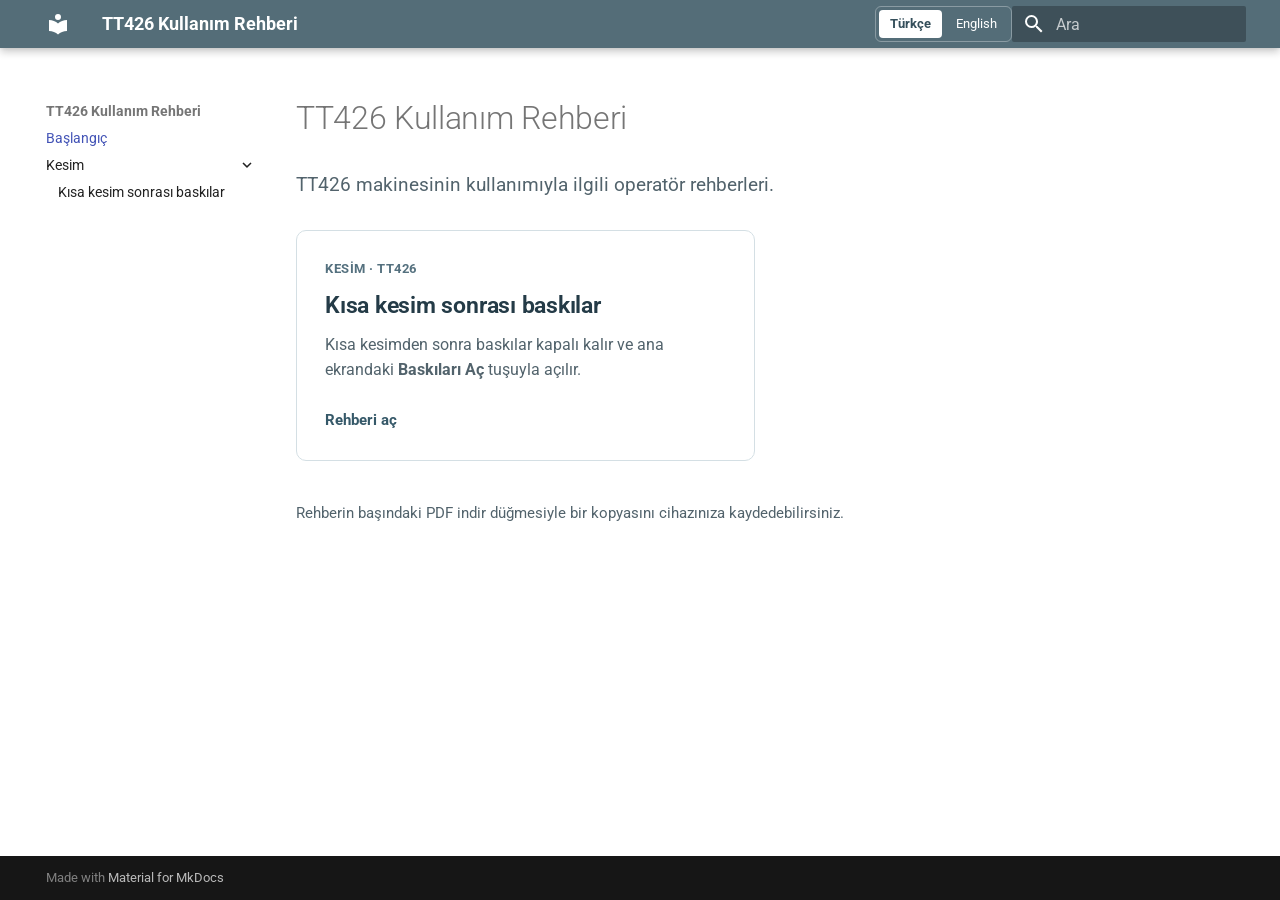
<file: index.html>
<!doctype html>
<html lang="tr" class="no-js">
  <head>
    
      <meta charset="utf-8">
      <meta name="viewport" content="width=device-width,initial-scale=1">
      
        <meta name="description" content="TT426 makinesi için operatör rehberi">
      
      
      
        <link rel="canonical" href="https://hm-info.github.io/tt426/index.html">
      
      
      
        <link rel="next" href="short_cut_clamps_tr.html">
      
      
        
          <link rel="alternate" href="index.html" hreflang="tr">
        
          <link rel="alternate" href="home-en.html" hreflang="en">
        
      
      
      <link rel="icon" href="assets/images/favicon.png">
      <meta name="generator" content="mkdocs-1.6.1, mkdocs-material-9.7.6">
    
    
      
        <title>Başlangıç - TT426 Kullanım Rehberi</title>
      
    
    
      <link rel="stylesheet" href="assets/stylesheets/main.484c7ddc.min.css">
      
        
        <link rel="stylesheet" href="assets/stylesheets/palette.ab4e12ef.min.css">
      
      


    
    
      
    
    
      
        
        
        <link rel="preconnect" href="https://fonts.gstatic.com" crossorigin>
        <link rel="stylesheet" href="https://fonts.googleapis.com/css?family=Roboto:300,300i,400,400i,700,700i%7CRoboto+Mono:400,400i,700,700i&display=fallback">
        <style>:root{--md-text-font:"Roboto";--md-code-font:"Roboto Mono"}</style>
      
    
    
      <link rel="stylesheet" href="stylesheets/guide.css">
    
      <link rel="stylesheet" href="stylesheets/downloads.css">
    
    <script>__md_scope=new URL(".",location),__md_hash=e=>[...e].reduce(((e,_)=>(e<<5)-e+_.charCodeAt(0)),0),__md_get=(e,_=localStorage,t=__md_scope)=>JSON.parse(_.getItem(t.pathname+"."+e)),__md_set=(e,_,t=localStorage,a=__md_scope)=>{try{t.setItem(a.pathname+"."+e,JSON.stringify(_))}catch(e){}}</script>
    
      

    
    
  </head>
  
  
    
    
      
    
    
    
    
    <body dir="ltr" data-md-color-scheme="default" data-md-color-primary="blue-grey" data-md-color-accent="blue-grey">
  
    
    <input class="md-toggle" data-md-toggle="drawer" type="checkbox" id="__drawer" autocomplete="off">
    <input class="md-toggle" data-md-toggle="search" type="checkbox" id="__search" autocomplete="off">
    <label class="md-overlay" for="__drawer"></label>
    <div data-md-component="skip">
      
        
        <a href="#tt426-kullanm-rehberi" class="md-skip">
          Ana içeriğe geç
        </a>
      
    </div>
    <div data-md-component="announce">
      
    </div>
    
    
      

  

<header class="md-header md-header--shadow" data-md-component="header">
  <nav class="md-header__inner md-grid" aria-label="Başlık">
    <a href="index.html" title="TT426 Kullanım Rehberi" class="md-header__button md-logo" aria-label="TT426 Kullanım Rehberi" data-md-component="logo">
      
  
  <svg xmlns="http://www.w3.org/2000/svg" viewBox="0 0 24 24"><path d="M12 8a3 3 0 0 0 3-3 3 3 0 0 0-3-3 3 3 0 0 0-3 3 3 3 0 0 0 3 3m0 3.54C9.64 9.35 6.5 8 3 8v11c3.5 0 6.64 1.35 9 3.54 2.36-2.19 5.5-3.54 9-3.54V8c-3.5 0-6.64 1.35-9 3.54"/></svg>

    </a>
    <label class="md-header__button md-icon" for="__drawer">
      
      <svg xmlns="http://www.w3.org/2000/svg" viewBox="0 0 24 24"><path d="M3 6h18v2H3zm0 5h18v2H3zm0 5h18v2H3z"/></svg>
    </label>
    <div class="md-header__title" data-md-component="header-title">
      <div class="md-header__ellipsis">
        <div class="md-header__topic">
          <span class="md-ellipsis">
            TT426 Kullanım Rehberi
          </span>
        </div>
        <div class="md-header__topic" data-md-component="header-topic">
          <span class="md-ellipsis">
            
              Başlangıç
            
          </span>
        </div>
      </div>
    </div>
    
      
        <form class="md-header__option" data-md-component="palette">
  
    
    
    
    <input class="md-option" data-md-color-media="" data-md-color-scheme="default" data-md-color-primary="blue-grey" data-md-color-accent="blue-grey"  aria-hidden="true"  type="radio" name="__palette" id="__palette_0">
    
  
</form>
      
    
    
      <script>var palette=__md_get("__palette");if(palette&&palette.color){if("(prefers-color-scheme)"===palette.color.media){var media=matchMedia("(prefers-color-scheme: light)"),input=document.querySelector(media.matches?"[data-md-color-media='(prefers-color-scheme: light)']":"[data-md-color-media='(prefers-color-scheme: dark)']");palette.color.media=input.getAttribute("data-md-color-media"),palette.color.scheme=input.getAttribute("data-md-color-scheme"),palette.color.primary=input.getAttribute("data-md-color-primary"),palette.color.accent=input.getAttribute("data-md-color-accent")}for(var[key,value]of Object.entries(palette.color))document.body.setAttribute("data-md-color-"+key,value)}</script>
    
    
      <nav class="guide-language" aria-label="Dil seçimi">
  
    <a href="index.html" lang="tr" hreflang="tr" aria-current="page">Türkçe</a>
  
    <a href="home-en.html" lang="en" hreflang="en">English</a>
  
</nav>
    
    
      
      
        <label class="md-header__button md-icon" for="__search">
          
          <svg xmlns="http://www.w3.org/2000/svg" viewBox="0 0 24 24"><path d="M9.5 3A6.5 6.5 0 0 1 16 9.5c0 1.61-.59 3.09-1.56 4.23l.27.27h.79l5 5-1.5 1.5-5-5v-.79l-.27-.27A6.52 6.52 0 0 1 9.5 16 6.5 6.5 0 0 1 3 9.5 6.5 6.5 0 0 1 9.5 3m0 2C7 5 5 7 5 9.5S7 14 9.5 14 14 12 14 9.5 12 5 9.5 5"/></svg>
        </label>
        <div class="md-search" data-md-component="search" role="dialog">
  <label class="md-search__overlay" for="__search"></label>
  <div class="md-search__inner" role="search">
    <form class="md-search__form" name="search">
      <input type="text" class="md-search__input" name="query" aria-label="Ara" placeholder="Ara" autocapitalize="off" autocorrect="off" autocomplete="off" spellcheck="false" data-md-component="search-query" required>
      <label class="md-search__icon md-icon" for="__search">
        
        <svg xmlns="http://www.w3.org/2000/svg" viewBox="0 0 24 24"><path d="M9.5 3A6.5 6.5 0 0 1 16 9.5c0 1.61-.59 3.09-1.56 4.23l.27.27h.79l5 5-1.5 1.5-5-5v-.79l-.27-.27A6.52 6.52 0 0 1 9.5 16 6.5 6.5 0 0 1 3 9.5 6.5 6.5 0 0 1 9.5 3m0 2C7 5 5 7 5 9.5S7 14 9.5 14 14 12 14 9.5 12 5 9.5 5"/></svg>
        
        <svg xmlns="http://www.w3.org/2000/svg" viewBox="0 0 24 24"><path d="M20 11v2H8l5.5 5.5-1.42 1.42L4.16 12l7.92-7.92L13.5 5.5 8 11z"/></svg>
      </label>
      <nav class="md-search__options" aria-label="Ara">
        
        <button type="reset" class="md-search__icon md-icon" title="Temizle" aria-label="Temizle" tabindex="-1">
          
          <svg xmlns="http://www.w3.org/2000/svg" viewBox="0 0 24 24"><path d="M19 6.41 17.59 5 12 10.59 6.41 5 5 6.41 10.59 12 5 17.59 6.41 19 12 13.41 17.59 19 19 17.59 13.41 12z"/></svg>
        </button>
      </nav>
      
    </form>
    <div class="md-search__output">
      <div class="md-search__scrollwrap" tabindex="0" data-md-scrollfix>
        <div class="md-search-result" data-md-component="search-result">
          <div class="md-search-result__meta">
            Arama başlatılıyor
          </div>
          <ol class="md-search-result__list" role="presentation"></ol>
        </div>
      </div>
    </div>
  </div>
</div>
      
    
    
  </nav>
  
</header>
    
    <div class="md-container" data-md-component="container">
      
      
        
          
        
      
      <main class="md-main" data-md-component="main">
        <div class="md-main__inner md-grid">
          
            
              
                
              
              <div class="md-sidebar md-sidebar--primary" data-md-component="sidebar" data-md-type="navigation" >
                <div class="md-sidebar__scrollwrap">
                  <div class="md-sidebar__inner">
                    



<nav class="md-nav md-nav--primary" aria-label="Navigasyon" data-md-level="0">
  <label class="md-nav__title" for="__drawer">
    <a href="index.html" title="TT426 Kullanım Rehberi" class="md-nav__button md-logo" aria-label="TT426 Kullanım Rehberi" data-md-component="logo">
      
  
  <svg xmlns="http://www.w3.org/2000/svg" viewBox="0 0 24 24"><path d="M12 8a3 3 0 0 0 3-3 3 3 0 0 0-3-3 3 3 0 0 0-3 3 3 3 0 0 0 3 3m0 3.54C9.64 9.35 6.5 8 3 8v11c3.5 0 6.64 1.35 9 3.54 2.36-2.19 5.5-3.54 9-3.54V8c-3.5 0-6.64 1.35-9 3.54"/></svg>

    </a>
    TT426 Kullanım Rehberi
  </label>
  
  <ul class="md-nav__list" data-md-scrollfix>
    
      
      
  
  
    
  
  
  
    <li class="md-nav__item md-nav__item--active">
      
      <input class="md-nav__toggle md-toggle" type="checkbox" id="__toc">
      
      
        
      
      
      <a href="index.html" class="md-nav__link md-nav__link--active">
        
  
  
  <span class="md-ellipsis">
    
  
    Başlangıç
  

    
  </span>
  
  

      </a>
      
    </li>
  

    
      
      
  
  
  
  
    
    
    
    
    
    <li class="md-nav__item md-nav__item--nested">
      
        
        
          
        
        <input class="md-nav__toggle md-toggle md-toggle--indeterminate" type="checkbox" id="__nav_2" >
        
          
          <label class="md-nav__link" for="__nav_2" id="__nav_2_label" tabindex="0">
            
  
  
  <span class="md-ellipsis">
    
  
    Kesim
  

    
  </span>
  
  

            <span class="md-nav__icon md-icon"></span>
          </label>
        
        <nav class="md-nav" data-md-level="1" aria-labelledby="__nav_2_label" aria-expanded="false">
          <label class="md-nav__title" for="__nav_2">
            <span class="md-nav__icon md-icon"></span>
            
  
    Kesim
  

          </label>
          <ul class="md-nav__list" data-md-scrollfix>
            
              
                
  
  
  
  
    <li class="md-nav__item">
      <a href="short_cut_clamps_tr.html" class="md-nav__link">
        
  
  
  <span class="md-ellipsis">
    
  
    Kısa kesim sonrası baskılar
  

    
  </span>
  
  

      </a>
    </li>
  

              
            
          </ul>
        </nav>
      
    </li>
  

    
  </ul>
</nav>
                  </div>
                </div>
              </div>
            
            
              
                
              
              <div class="md-sidebar md-sidebar--secondary" data-md-component="sidebar" data-md-type="toc" hidden>
                <div class="md-sidebar__scrollwrap">
                  <div class="md-sidebar__inner">
                    

<nav class="md-nav md-nav--secondary" aria-label="İçindekiler">
  
  
  
    
  
  
</nav>
                  </div>
                </div>
              </div>
            
          
          
            <div class="md-content" data-md-component="content">
              
              <article class="md-content__inner md-typeset">
                
                  
  




<h1 id="tt426-kullanm-rehberi">TT426 Kullanım Rehberi</h1>
<p class="guide-intro">TT426 makinesinin kullanımıyla ilgili operatör rehberleri.</p>

<div class="guide-grid">
  <a class="guide-card" href="short_cut_clamps_tr.html">
    <span class="guide-card__label">Kesim · TT426</span>
    <h2>Kısa kesim sonrası baskılar</h2>
    <p>Kısa kesimden sonra baskılar kapalı kalır ve ana ekrandaki <strong>Baskıları Aç</strong> tuşuyla açılır.</p>
    <span class="guide-card__action">Rehberi aç</span>
  </a>
</div>

<p class="guide-note">Rehberin başındaki PDF indir düğmesiyle bir kopyasını cihazınıza kaydedebilirsiniz.</p>







  
  




  



                
              </article>
            </div>
          
          
<script>var target=document.getElementById(location.hash.slice(1));target&&target.name&&(target.checked=target.name.startsWith("__tabbed_"))</script>
        </div>
        
          <button type="button" class="md-top md-icon" data-md-component="top" hidden>
  
  <svg xmlns="http://www.w3.org/2000/svg" viewBox="0 0 24 24"><path d="M13 20h-2V8l-5.5 5.5-1.42-1.42L12 4.16l7.92 7.92-1.42 1.42L13 8z"/></svg>
  Başa dön
</button>
        
      </main>
      
        <footer class="md-footer">
  
  <div class="md-footer-meta md-typeset">
    <div class="md-footer-meta__inner md-grid">
      <div class="md-copyright">
  
  
    Made with
    <a href="https://squidfunk.github.io/mkdocs-material/" target="_blank" rel="noopener">
      Material for MkDocs
    </a>
  
</div>
      
    </div>
  </div>
</footer>
      
    </div>
    <div class="md-dialog" data-md-component="dialog">
      <div class="md-dialog__inner md-typeset"></div>
    </div>
    
    
    
      
      
      <script id="__config" type="application/json">{"annotate": null, "base": ".", "features": ["navigation.expand", "navigation.top", "search.highlight"], "search": "assets/javascripts/workers/search.2c215733.min.js", "tags": null, "translations": {"clipboard.copied": "Kopyaland\u0131", "clipboard.copy": "Kopyala", "search.result.more.one": "Bu sayfada 1 tane daha", "search.result.more.other": "Bu sayfada # tane daha", "search.result.none": "E\u015fle\u015fen dok\u00fcman bulunamad\u0131", "search.result.one": "1 dok\u00fcman bulundu", "search.result.other": "# dok\u00fcman bulundu", "search.result.placeholder": "Aramaya ba\u015flamak i\u00e7in yaz\u0131n", "search.result.term.missing": "Eksik", "select.version": "Versiyon se\u00e7"}, "version": null}</script>
    
    
      <script src="assets/javascripts/bundle.79ae519e.min.js"></script>
      
    
  </body>
</html>
</file>
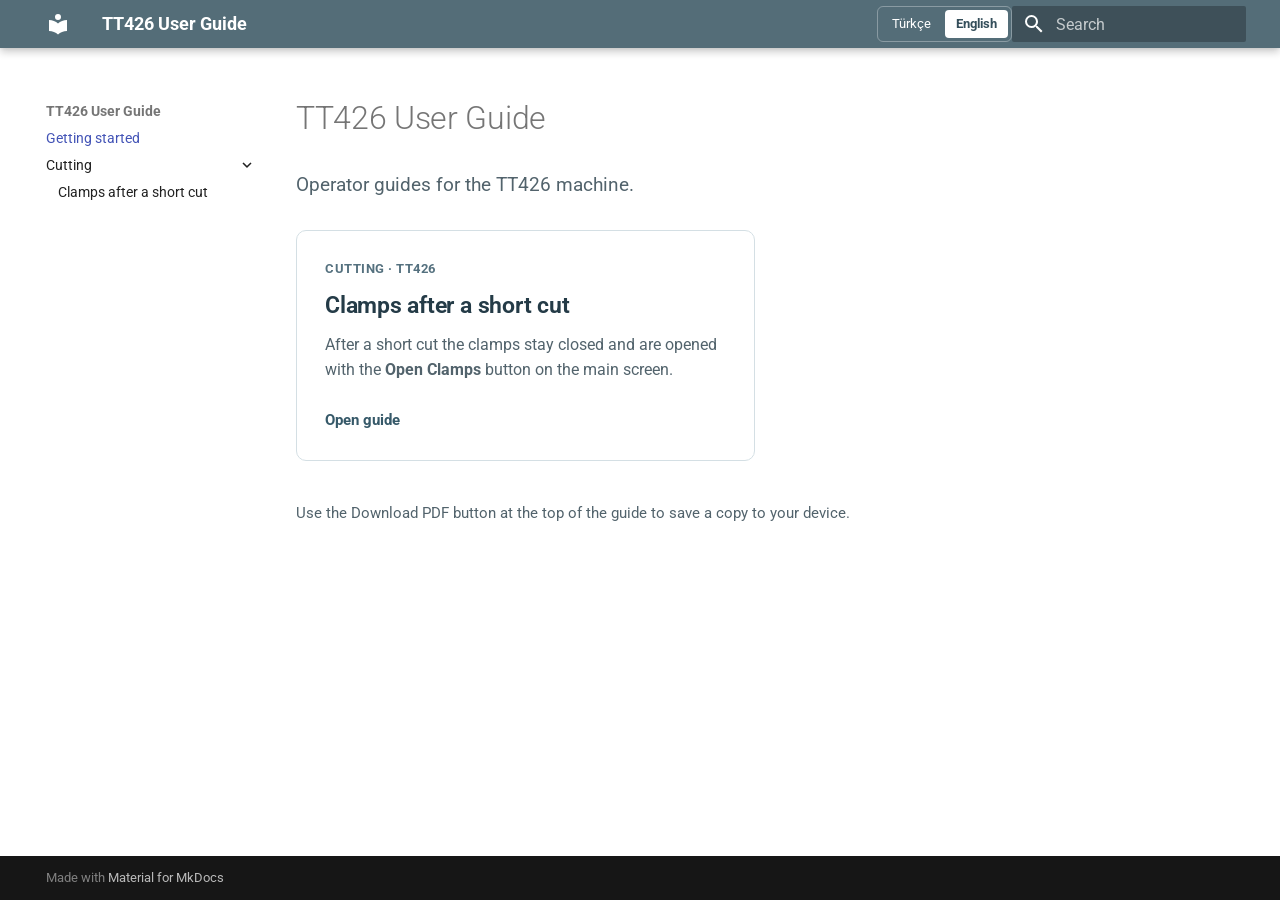
<file: home-en.html>
<!doctype html>
<html lang="en" class="no-js">
  <head>
    
      <meta charset="utf-8">
      <meta name="viewport" content="width=device-width,initial-scale=1">
      
        <meta name="description" content="Operator guide for the TT426 machine.">
      
      
      
        <link rel="canonical" href="https://hm-info.github.io/tt426/home-en.html">
      
      
      
        <link rel="next" href="short_cut_clamps_en.html">
      
      
        
          <link rel="alternate" href="index.html" hreflang="tr">
        
          <link rel="alternate" href="home-en.html" hreflang="en">
        
      
      
      <link rel="icon" href="assets/images/favicon.png">
      <meta name="generator" content="mkdocs-1.6.1, mkdocs-material-9.7.6">
    
    
      
        <title>Getting started - TT426 User Guide</title>
      
    
    
      <link rel="stylesheet" href="assets/stylesheets/main.484c7ddc.min.css">
      
        
        <link rel="stylesheet" href="assets/stylesheets/palette.ab4e12ef.min.css">
      
      


    
    
      
    
    
      
        
        
        <link rel="preconnect" href="https://fonts.gstatic.com" crossorigin>
        <link rel="stylesheet" href="https://fonts.googleapis.com/css?family=Roboto:300,300i,400,400i,700,700i%7CRoboto+Mono:400,400i,700,700i&display=fallback">
        <style>:root{--md-text-font:"Roboto";--md-code-font:"Roboto Mono"}</style>
      
    
    
      <link rel="stylesheet" href="stylesheets/guide.css">
    
      <link rel="stylesheet" href="stylesheets/downloads.css">
    
    <script>__md_scope=new URL(".",location),__md_hash=e=>[...e].reduce(((e,_)=>(e<<5)-e+_.charCodeAt(0)),0),__md_get=(e,_=localStorage,t=__md_scope)=>JSON.parse(_.getItem(t.pathname+"."+e)),__md_set=(e,_,t=localStorage,a=__md_scope)=>{try{t.setItem(a.pathname+"."+e,JSON.stringify(_))}catch(e){}}</script>
    
      

    
    
  </head>
  
  
    
    
      
    
    
    
    
    <body dir="ltr" data-md-color-scheme="default" data-md-color-primary="blue-grey" data-md-color-accent="blue-grey">
  
    
    <input class="md-toggle" data-md-toggle="drawer" type="checkbox" id="__drawer" autocomplete="off">
    <input class="md-toggle" data-md-toggle="search" type="checkbox" id="__search" autocomplete="off">
    <label class="md-overlay" for="__drawer"></label>
    <div data-md-component="skip">
      
        
        <a href="#tt426-user-guide" class="md-skip">
          Skip to content
        </a>
      
    </div>
    <div data-md-component="announce">
      
    </div>
    
    
      

  

<header class="md-header md-header--shadow" data-md-component="header">
  <nav class="md-header__inner md-grid" aria-label="Header">
    <a href="home-en.html" title="TT426 User Guide" class="md-header__button md-logo" aria-label="TT426 User Guide" data-md-component="logo">
      
  
  <svg xmlns="http://www.w3.org/2000/svg" viewBox="0 0 24 24"><path d="M12 8a3 3 0 0 0 3-3 3 3 0 0 0-3-3 3 3 0 0 0-3 3 3 3 0 0 0 3 3m0 3.54C9.64 9.35 6.5 8 3 8v11c3.5 0 6.64 1.35 9 3.54 2.36-2.19 5.5-3.54 9-3.54V8c-3.5 0-6.64 1.35-9 3.54"/></svg>

    </a>
    <label class="md-header__button md-icon" for="__drawer">
      
      <svg xmlns="http://www.w3.org/2000/svg" viewBox="0 0 24 24"><path d="M3 6h18v2H3zm0 5h18v2H3zm0 5h18v2H3z"/></svg>
    </label>
    <div class="md-header__title" data-md-component="header-title">
      <div class="md-header__ellipsis">
        <div class="md-header__topic">
          <span class="md-ellipsis">
            TT426 User Guide
          </span>
        </div>
        <div class="md-header__topic" data-md-component="header-topic">
          <span class="md-ellipsis">
            
              Getting started
            
          </span>
        </div>
      </div>
    </div>
    
      
        <form class="md-header__option" data-md-component="palette">
  
    
    
    
    <input class="md-option" data-md-color-media="" data-md-color-scheme="default" data-md-color-primary="blue-grey" data-md-color-accent="blue-grey"  aria-hidden="true"  type="radio" name="__palette" id="__palette_0">
    
  
</form>
      
    
    
      <script>var palette=__md_get("__palette");if(palette&&palette.color){if("(prefers-color-scheme)"===palette.color.media){var media=matchMedia("(prefers-color-scheme: light)"),input=document.querySelector(media.matches?"[data-md-color-media='(prefers-color-scheme: light)']":"[data-md-color-media='(prefers-color-scheme: dark)']");palette.color.media=input.getAttribute("data-md-color-media"),palette.color.scheme=input.getAttribute("data-md-color-scheme"),palette.color.primary=input.getAttribute("data-md-color-primary"),palette.color.accent=input.getAttribute("data-md-color-accent")}for(var[key,value]of Object.entries(palette.color))document.body.setAttribute("data-md-color-"+key,value)}</script>
    
    
      <nav class="guide-language" aria-label="Language">
  
    <a href="index.html" lang="tr" hreflang="tr">Türkçe</a>
  
    <a href="home-en.html" lang="en" hreflang="en" aria-current="page">English</a>
  
</nav>
    
    
      
      
        <label class="md-header__button md-icon" for="__search">
          
          <svg xmlns="http://www.w3.org/2000/svg" viewBox="0 0 24 24"><path d="M9.5 3A6.5 6.5 0 0 1 16 9.5c0 1.61-.59 3.09-1.56 4.23l.27.27h.79l5 5-1.5 1.5-5-5v-.79l-.27-.27A6.52 6.52 0 0 1 9.5 16 6.5 6.5 0 0 1 3 9.5 6.5 6.5 0 0 1 9.5 3m0 2C7 5 5 7 5 9.5S7 14 9.5 14 14 12 14 9.5 12 5 9.5 5"/></svg>
        </label>
        <div class="md-search" data-md-component="search" role="dialog">
  <label class="md-search__overlay" for="__search"></label>
  <div class="md-search__inner" role="search">
    <form class="md-search__form" name="search">
      <input type="text" class="md-search__input" name="query" aria-label="Search" placeholder="Search" autocapitalize="off" autocorrect="off" autocomplete="off" spellcheck="false" data-md-component="search-query" required>
      <label class="md-search__icon md-icon" for="__search">
        
        <svg xmlns="http://www.w3.org/2000/svg" viewBox="0 0 24 24"><path d="M9.5 3A6.5 6.5 0 0 1 16 9.5c0 1.61-.59 3.09-1.56 4.23l.27.27h.79l5 5-1.5 1.5-5-5v-.79l-.27-.27A6.52 6.52 0 0 1 9.5 16 6.5 6.5 0 0 1 3 9.5 6.5 6.5 0 0 1 9.5 3m0 2C7 5 5 7 5 9.5S7 14 9.5 14 14 12 14 9.5 12 5 9.5 5"/></svg>
        
        <svg xmlns="http://www.w3.org/2000/svg" viewBox="0 0 24 24"><path d="M20 11v2H8l5.5 5.5-1.42 1.42L4.16 12l7.92-7.92L13.5 5.5 8 11z"/></svg>
      </label>
      <nav class="md-search__options" aria-label="Search">
        
        <button type="reset" class="md-search__icon md-icon" title="Clear" aria-label="Clear" tabindex="-1">
          
          <svg xmlns="http://www.w3.org/2000/svg" viewBox="0 0 24 24"><path d="M19 6.41 17.59 5 12 10.59 6.41 5 5 6.41 10.59 12 5 17.59 6.41 19 12 13.41 17.59 19 19 17.59 13.41 12z"/></svg>
        </button>
      </nav>
      
    </form>
    <div class="md-search__output">
      <div class="md-search__scrollwrap" tabindex="0" data-md-scrollfix>
        <div class="md-search-result" data-md-component="search-result">
          <div class="md-search-result__meta">
            Initializing search
          </div>
          <ol class="md-search-result__list" role="presentation"></ol>
        </div>
      </div>
    </div>
  </div>
</div>
      
    
    
  </nav>
  
</header>
    
    <div class="md-container" data-md-component="container">
      
      
        
          
        
      
      <main class="md-main" data-md-component="main">
        <div class="md-main__inner md-grid">
          
            
              
                
              
              <div class="md-sidebar md-sidebar--primary" data-md-component="sidebar" data-md-type="navigation" >
                <div class="md-sidebar__scrollwrap">
                  <div class="md-sidebar__inner">
                    



<nav class="md-nav md-nav--primary" aria-label="Navigation" data-md-level="0">
  <label class="md-nav__title" for="__drawer">
    <a href="home-en.html" title="TT426 User Guide" class="md-nav__button md-logo" aria-label="TT426 User Guide" data-md-component="logo">
      
  
  <svg xmlns="http://www.w3.org/2000/svg" viewBox="0 0 24 24"><path d="M12 8a3 3 0 0 0 3-3 3 3 0 0 0-3-3 3 3 0 0 0-3 3 3 3 0 0 0 3 3m0 3.54C9.64 9.35 6.5 8 3 8v11c3.5 0 6.64 1.35 9 3.54 2.36-2.19 5.5-3.54 9-3.54V8c-3.5 0-6.64 1.35-9 3.54"/></svg>

    </a>
    TT426 User Guide
  </label>
  
  <ul class="md-nav__list" data-md-scrollfix>
    
      
      
  
  
    
  
  
  
    <li class="md-nav__item md-nav__item--active">
      
      <input class="md-nav__toggle md-toggle" type="checkbox" id="__toc">
      
      
        
      
      
      <a href="home-en.html" class="md-nav__link md-nav__link--active">
        
  
  
  <span class="md-ellipsis">
    
  
    Getting started
  

    
  </span>
  
  

      </a>
      
    </li>
  

    
      
      
  
  
  
  
    
    
    
    
    
    <li class="md-nav__item md-nav__item--nested">
      
        
        
          
        
        <input class="md-nav__toggle md-toggle md-toggle--indeterminate" type="checkbox" id="__nav_2" >
        
          
          <label class="md-nav__link" for="__nav_2" id="__nav_2_label" tabindex="0">
            
  
  
  <span class="md-ellipsis">
    
  
    Cutting
  

    
  </span>
  
  

            <span class="md-nav__icon md-icon"></span>
          </label>
        
        <nav class="md-nav" data-md-level="1" aria-labelledby="__nav_2_label" aria-expanded="false">
          <label class="md-nav__title" for="__nav_2">
            <span class="md-nav__icon md-icon"></span>
            
  
    Cutting
  

          </label>
          <ul class="md-nav__list" data-md-scrollfix>
            
              
                
  
  
  
  
    <li class="md-nav__item">
      <a href="short_cut_clamps_en.html" class="md-nav__link">
        
  
  
  <span class="md-ellipsis">
    
  
    Clamps after a short cut
  

    
  </span>
  
  

      </a>
    </li>
  

              
            
          </ul>
        </nav>
      
    </li>
  

    
  </ul>
</nav>
                  </div>
                </div>
              </div>
            
            
              
                
              
              <div class="md-sidebar md-sidebar--secondary" data-md-component="sidebar" data-md-type="toc" hidden>
                <div class="md-sidebar__scrollwrap">
                  <div class="md-sidebar__inner">
                    

<nav class="md-nav md-nav--secondary" aria-label="Table of contents">
  
  
  
    
  
  
</nav>
                  </div>
                </div>
              </div>
            
          
          
            <div class="md-content" data-md-component="content">
              
              <article class="md-content__inner md-typeset">
                
                  
  




<h1 id="tt426-user-guide">TT426 User Guide</h1>
<p class="guide-intro">Operator guides for the TT426 machine.</p>

<div class="guide-grid">
  <a class="guide-card" href="short_cut_clamps_en.html">
    <span class="guide-card__label">Cutting · TT426</span>
    <h2>Clamps after a short cut</h2>
    <p>After a short cut the clamps stay closed and are opened with the <strong>Open Clamps</strong> button on the main screen.</p>
    <span class="guide-card__action">Open guide</span>
  </a>
</div>

<p class="guide-note">Use the Download PDF button at the top of the guide to save a copy to your device.</p>







  
  




  



                
              </article>
            </div>
          
          
<script>var target=document.getElementById(location.hash.slice(1));target&&target.name&&(target.checked=target.name.startsWith("__tabbed_"))</script>
        </div>
        
          <button type="button" class="md-top md-icon" data-md-component="top" hidden>
  
  <svg xmlns="http://www.w3.org/2000/svg" viewBox="0 0 24 24"><path d="M13 20h-2V8l-5.5 5.5-1.42-1.42L12 4.16l7.92 7.92-1.42 1.42L13 8z"/></svg>
  Back to top
</button>
        
      </main>
      
        <footer class="md-footer">
  
  <div class="md-footer-meta md-typeset">
    <div class="md-footer-meta__inner md-grid">
      <div class="md-copyright">
  
  
    Made with
    <a href="https://squidfunk.github.io/mkdocs-material/" target="_blank" rel="noopener">
      Material for MkDocs
    </a>
  
</div>
      
    </div>
  </div>
</footer>
      
    </div>
    <div class="md-dialog" data-md-component="dialog">
      <div class="md-dialog__inner md-typeset"></div>
    </div>
    
    
    
      
      
      <script id="__config" type="application/json">{"annotate": null, "base": ".", "features": ["navigation.expand", "navigation.top", "search.highlight"], "search": "assets/javascripts/workers/search.2c215733.min.js", "tags": null, "translations": {"clipboard.copied": "Copied to clipboard", "clipboard.copy": "Copy to clipboard", "search.result.more.one": "1 more on this page", "search.result.more.other": "# more on this page", "search.result.none": "No matching documents", "search.result.one": "1 matching document", "search.result.other": "# matching documents", "search.result.placeholder": "Type to start searching", "search.result.term.missing": "Missing", "select.version": "Select version"}, "version": null}</script>
    
    
      <script src="assets/javascripts/bundle.79ae519e.min.js"></script>
      
    
  </body>
</html>
</file>
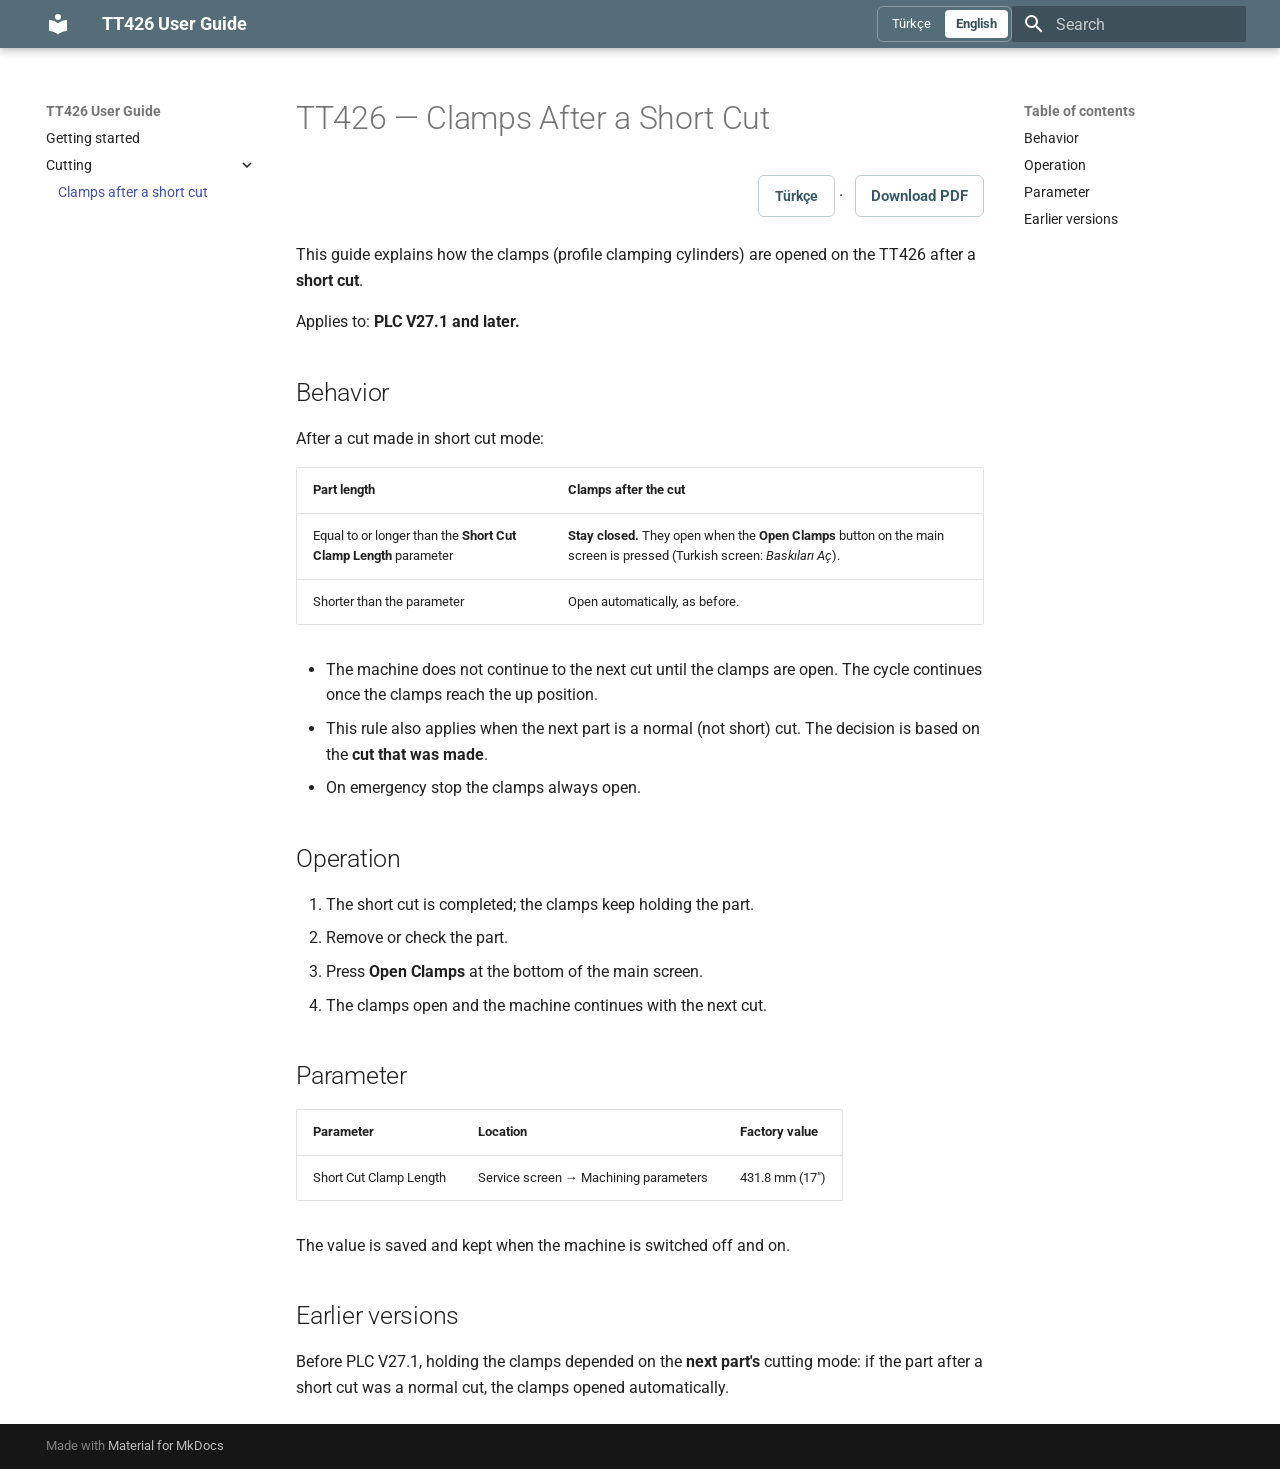
<file: short_cut_clamps_en.html>
<!doctype html>
<html lang="en" class="no-js">
  <head>
    
      <meta charset="utf-8">
      <meta name="viewport" content="width=device-width,initial-scale=1">
      
        <meta name="description" content="Operator guide for the TT426 machine.">
      
      
      
        <link rel="canonical" href="https://hm-info.github.io/tt426/short_cut_clamps_en.html">
      
      
        <link rel="prev" href="home-en.html">
      
      
      
        
          <link rel="alternate" href="short_cut_clamps_tr.html" hreflang="tr">
        
          <link rel="alternate" href="short_cut_clamps_en.html" hreflang="en">
        
      
      
      <link rel="icon" href="assets/images/favicon.png">
      <meta name="generator" content="mkdocs-1.6.1, mkdocs-material-9.7.6">
    
    
      
        <title>TT426 — Clamps After a Short Cut - TT426 User Guide</title>
      
    
    
      <link rel="stylesheet" href="assets/stylesheets/main.484c7ddc.min.css">
      
        
        <link rel="stylesheet" href="assets/stylesheets/palette.ab4e12ef.min.css">
      
      


    
    
      
    
    
      
        
        
        <link rel="preconnect" href="https://fonts.gstatic.com" crossorigin>
        <link rel="stylesheet" href="https://fonts.googleapis.com/css?family=Roboto:300,300i,400,400i,700,700i%7CRoboto+Mono:400,400i,700,700i&display=fallback">
        <style>:root{--md-text-font:"Roboto";--md-code-font:"Roboto Mono"}</style>
      
    
    
      <link rel="stylesheet" href="stylesheets/guide.css">
    
      <link rel="stylesheet" href="stylesheets/downloads.css">
    
    <script>__md_scope=new URL(".",location),__md_hash=e=>[...e].reduce(((e,_)=>(e<<5)-e+_.charCodeAt(0)),0),__md_get=(e,_=localStorage,t=__md_scope)=>JSON.parse(_.getItem(t.pathname+"."+e)),__md_set=(e,_,t=localStorage,a=__md_scope)=>{try{t.setItem(a.pathname+"."+e,JSON.stringify(_))}catch(e){}}</script>
    
      

    
    
  </head>
  
  
    
    
      
    
    
    
    
    <body dir="ltr" data-md-color-scheme="default" data-md-color-primary="blue-grey" data-md-color-accent="blue-grey">
  
    
    <input class="md-toggle" data-md-toggle="drawer" type="checkbox" id="__drawer" autocomplete="off">
    <input class="md-toggle" data-md-toggle="search" type="checkbox" id="__search" autocomplete="off">
    <label class="md-overlay" for="__drawer"></label>
    <div data-md-component="skip">
      
        
        <a href="#tt426-clamps-after-a-short-cut" class="md-skip">
          Skip to content
        </a>
      
    </div>
    <div data-md-component="announce">
      
    </div>
    
    
      

  

<header class="md-header md-header--shadow" data-md-component="header">
  <nav class="md-header__inner md-grid" aria-label="Header">
    <a href="home-en.html" title="TT426 User Guide" class="md-header__button md-logo" aria-label="TT426 User Guide" data-md-component="logo">
      
  
  <svg xmlns="http://www.w3.org/2000/svg" viewBox="0 0 24 24"><path d="M12 8a3 3 0 0 0 3-3 3 3 0 0 0-3-3 3 3 0 0 0-3 3 3 3 0 0 0 3 3m0 3.54C9.64 9.35 6.5 8 3 8v11c3.5 0 6.64 1.35 9 3.54 2.36-2.19 5.5-3.54 9-3.54V8c-3.5 0-6.64 1.35-9 3.54"/></svg>

    </a>
    <label class="md-header__button md-icon" for="__drawer">
      
      <svg xmlns="http://www.w3.org/2000/svg" viewBox="0 0 24 24"><path d="M3 6h18v2H3zm0 5h18v2H3zm0 5h18v2H3z"/></svg>
    </label>
    <div class="md-header__title" data-md-component="header-title">
      <div class="md-header__ellipsis">
        <div class="md-header__topic">
          <span class="md-ellipsis">
            TT426 User Guide
          </span>
        </div>
        <div class="md-header__topic" data-md-component="header-topic">
          <span class="md-ellipsis">
            
              TT426 — Clamps After a Short Cut
            
          </span>
        </div>
      </div>
    </div>
    
      
        <form class="md-header__option" data-md-component="palette">
  
    
    
    
    <input class="md-option" data-md-color-media="" data-md-color-scheme="default" data-md-color-primary="blue-grey" data-md-color-accent="blue-grey"  aria-hidden="true"  type="radio" name="__palette" id="__palette_0">
    
  
</form>
      
    
    
      <script>var palette=__md_get("__palette");if(palette&&palette.color){if("(prefers-color-scheme)"===palette.color.media){var media=matchMedia("(prefers-color-scheme: light)"),input=document.querySelector(media.matches?"[data-md-color-media='(prefers-color-scheme: light)']":"[data-md-color-media='(prefers-color-scheme: dark)']");palette.color.media=input.getAttribute("data-md-color-media"),palette.color.scheme=input.getAttribute("data-md-color-scheme"),palette.color.primary=input.getAttribute("data-md-color-primary"),palette.color.accent=input.getAttribute("data-md-color-accent")}for(var[key,value]of Object.entries(palette.color))document.body.setAttribute("data-md-color-"+key,value)}</script>
    
    
      <nav class="guide-language" aria-label="Language">
  
    <a href="short_cut_clamps_tr.html" lang="tr" hreflang="tr">Türkçe</a>
  
    <a href="short_cut_clamps_en.html" lang="en" hreflang="en" aria-current="page">English</a>
  
</nav>
    
    
      
      
        <label class="md-header__button md-icon" for="__search">
          
          <svg xmlns="http://www.w3.org/2000/svg" viewBox="0 0 24 24"><path d="M9.5 3A6.5 6.5 0 0 1 16 9.5c0 1.61-.59 3.09-1.56 4.23l.27.27h.79l5 5-1.5 1.5-5-5v-.79l-.27-.27A6.52 6.52 0 0 1 9.5 16 6.5 6.5 0 0 1 3 9.5 6.5 6.5 0 0 1 9.5 3m0 2C7 5 5 7 5 9.5S7 14 9.5 14 14 12 14 9.5 12 5 9.5 5"/></svg>
        </label>
        <div class="md-search" data-md-component="search" role="dialog">
  <label class="md-search__overlay" for="__search"></label>
  <div class="md-search__inner" role="search">
    <form class="md-search__form" name="search">
      <input type="text" class="md-search__input" name="query" aria-label="Search" placeholder="Search" autocapitalize="off" autocorrect="off" autocomplete="off" spellcheck="false" data-md-component="search-query" required>
      <label class="md-search__icon md-icon" for="__search">
        
        <svg xmlns="http://www.w3.org/2000/svg" viewBox="0 0 24 24"><path d="M9.5 3A6.5 6.5 0 0 1 16 9.5c0 1.61-.59 3.09-1.56 4.23l.27.27h.79l5 5-1.5 1.5-5-5v-.79l-.27-.27A6.52 6.52 0 0 1 9.5 16 6.5 6.5 0 0 1 3 9.5 6.5 6.5 0 0 1 9.5 3m0 2C7 5 5 7 5 9.5S7 14 9.5 14 14 12 14 9.5 12 5 9.5 5"/></svg>
        
        <svg xmlns="http://www.w3.org/2000/svg" viewBox="0 0 24 24"><path d="M20 11v2H8l5.5 5.5-1.42 1.42L4.16 12l7.92-7.92L13.5 5.5 8 11z"/></svg>
      </label>
      <nav class="md-search__options" aria-label="Search">
        
        <button type="reset" class="md-search__icon md-icon" title="Clear" aria-label="Clear" tabindex="-1">
          
          <svg xmlns="http://www.w3.org/2000/svg" viewBox="0 0 24 24"><path d="M19 6.41 17.59 5 12 10.59 6.41 5 5 6.41 10.59 12 5 17.59 6.41 19 12 13.41 17.59 19 19 17.59 13.41 12z"/></svg>
        </button>
      </nav>
      
    </form>
    <div class="md-search__output">
      <div class="md-search__scrollwrap" tabindex="0" data-md-scrollfix>
        <div class="md-search-result" data-md-component="search-result">
          <div class="md-search-result__meta">
            Initializing search
          </div>
          <ol class="md-search-result__list" role="presentation"></ol>
        </div>
      </div>
    </div>
  </div>
</div>
      
    
    
  </nav>
  
</header>
    
    <div class="md-container" data-md-component="container">
      
      
        
          
        
      
      <main class="md-main" data-md-component="main">
        <div class="md-main__inner md-grid">
          
            
              
              <div class="md-sidebar md-sidebar--primary" data-md-component="sidebar" data-md-type="navigation" >
                <div class="md-sidebar__scrollwrap">
                  <div class="md-sidebar__inner">
                    



<nav class="md-nav md-nav--primary" aria-label="Navigation" data-md-level="0">
  <label class="md-nav__title" for="__drawer">
    <a href="home-en.html" title="TT426 User Guide" class="md-nav__button md-logo" aria-label="TT426 User Guide" data-md-component="logo">
      
  
  <svg xmlns="http://www.w3.org/2000/svg" viewBox="0 0 24 24"><path d="M12 8a3 3 0 0 0 3-3 3 3 0 0 0-3-3 3 3 0 0 0-3 3 3 3 0 0 0 3 3m0 3.54C9.64 9.35 6.5 8 3 8v11c3.5 0 6.64 1.35 9 3.54 2.36-2.19 5.5-3.54 9-3.54V8c-3.5 0-6.64 1.35-9 3.54"/></svg>

    </a>
    TT426 User Guide
  </label>
  
  <ul class="md-nav__list" data-md-scrollfix>
    
      
      
  
  
  
  
    <li class="md-nav__item">
      <a href="home-en.html" class="md-nav__link">
        
  
  
  <span class="md-ellipsis">
    
  
    Getting started
  

    
  </span>
  
  

      </a>
    </li>
  

    
      
      
  
  
    
  
  
  
    
    
    
    
    
    <li class="md-nav__item md-nav__item--active md-nav__item--nested">
      
        
        
        <input class="md-nav__toggle md-toggle " type="checkbox" id="__nav_2" checked>
        
          
          <label class="md-nav__link" for="__nav_2" id="__nav_2_label" tabindex="0">
            
  
  
  <span class="md-ellipsis">
    
  
    Cutting
  

    
  </span>
  
  

            <span class="md-nav__icon md-icon"></span>
          </label>
        
        <nav class="md-nav" data-md-level="1" aria-labelledby="__nav_2_label" aria-expanded="true">
          <label class="md-nav__title" for="__nav_2">
            <span class="md-nav__icon md-icon"></span>
            
  
    Cutting
  

          </label>
          <ul class="md-nav__list" data-md-scrollfix>
            
              
                
  
  
    
  
  
  
    <li class="md-nav__item md-nav__item--active">
      
      <input class="md-nav__toggle md-toggle" type="checkbox" id="__toc">
      
      
        
      
      
        <label class="md-nav__link md-nav__link--active" for="__toc">
          
  
  
  <span class="md-ellipsis">
    
  
    Clamps after a short cut
  

    
  </span>
  
  

          <span class="md-nav__icon md-icon"></span>
        </label>
      
      <a href="short_cut_clamps_en.html" class="md-nav__link md-nav__link--active">
        
  
  
  <span class="md-ellipsis">
    
  
    Clamps after a short cut
  

    
  </span>
  
  

      </a>
      
        

<nav class="md-nav md-nav--secondary" aria-label="Table of contents">
  
  
  
    
  
  
    <label class="md-nav__title" for="__toc">
      <span class="md-nav__icon md-icon"></span>
      Table of contents
    </label>
    <ul class="md-nav__list" data-md-component="toc" data-md-scrollfix>
      
        <li class="md-nav__item">
  <a href="#behavior" class="md-nav__link">
    <span class="md-ellipsis">
      
        Behavior
      
    </span>
  </a>
  
</li>
      
        <li class="md-nav__item">
  <a href="#operation" class="md-nav__link">
    <span class="md-ellipsis">
      
        Operation
      
    </span>
  </a>
  
</li>
      
        <li class="md-nav__item">
  <a href="#parameter" class="md-nav__link">
    <span class="md-ellipsis">
      
        Parameter
      
    </span>
  </a>
  
</li>
      
        <li class="md-nav__item">
  <a href="#earlier-versions" class="md-nav__link">
    <span class="md-ellipsis">
      
        Earlier versions
      
    </span>
  </a>
  
</li>
      
    </ul>
  
</nav>
      
    </li>
  

              
            
          </ul>
        </nav>
      
    </li>
  

    
  </ul>
</nav>
                  </div>
                </div>
              </div>
            
            
              
              <div class="md-sidebar md-sidebar--secondary" data-md-component="sidebar" data-md-type="toc" >
                <div class="md-sidebar__scrollwrap">
                  <div class="md-sidebar__inner">
                    

<nav class="md-nav md-nav--secondary" aria-label="Table of contents">
  
  
  
    
  
  
    <label class="md-nav__title" for="__toc">
      <span class="md-nav__icon md-icon"></span>
      Table of contents
    </label>
    <ul class="md-nav__list" data-md-component="toc" data-md-scrollfix>
      
        <li class="md-nav__item">
  <a href="#behavior" class="md-nav__link">
    <span class="md-ellipsis">
      
        Behavior
      
    </span>
  </a>
  
</li>
      
        <li class="md-nav__item">
  <a href="#operation" class="md-nav__link">
    <span class="md-ellipsis">
      
        Operation
      
    </span>
  </a>
  
</li>
      
        <li class="md-nav__item">
  <a href="#parameter" class="md-nav__link">
    <span class="md-ellipsis">
      
        Parameter
      
    </span>
  </a>
  
</li>
      
        <li class="md-nav__item">
  <a href="#earlier-versions" class="md-nav__link">
    <span class="md-ellipsis">
      
        Earlier versions
      
    </span>
  </a>
  
</li>
      
    </ul>
  
</nav>
                  </div>
                </div>
              </div>
            
          
          
            <div class="md-content" data-md-component="content">
              
              <article class="md-content__inner md-typeset">
                
                  



<h1 id="tt426-clamps-after-a-short-cut">TT426 — Clamps After a Short Cut</h1>
<div class="document-tools">
<p><a href="short_cut_clamps_tr.html">Türkçe</a> · <strong><a href="downloads/tt426-short-cut-clamps-en.pdf">Download PDF</a></strong></p>
</div>
<p>This guide explains how the clamps (profile clamping cylinders) are opened on the TT426 after a <strong>short cut</strong>.</p>
<p>Applies to: <strong>PLC V27.1 and later.</strong></p>
<h2 id="behavior">Behavior</h2>
<p>After a cut made in short cut mode:</p>
<table>
<thead>
<tr>
<th>Part length</th>
<th>Clamps after the cut</th>
</tr>
</thead>
<tbody>
<tr>
<td>Equal to or longer than the <strong>Short Cut Clamp Length</strong> parameter</td>
<td><strong>Stay closed.</strong> They open when the <strong>Open Clamps</strong> button on the main screen is pressed (Turkish screen: <em>Baskıları Aç</em>).</td>
</tr>
<tr>
<td>Shorter than the parameter</td>
<td>Open automatically, as before.</td>
</tr>
</tbody>
</table>
<ul>
<li>The machine does not continue to the next cut until the clamps are open. The cycle continues once the clamps reach the up position.</li>
<li>This rule also applies when the next part is a normal (not short) cut. The decision is based on the <strong>cut that was made</strong>.</li>
<li>On emergency stop the clamps always open.</li>
</ul>
<h2 id="operation">Operation</h2>
<ol>
<li>The short cut is completed; the clamps keep holding the part.</li>
<li>Remove or check the part.</li>
<li>Press <strong>Open Clamps</strong> at the bottom of the main screen.</li>
<li>The clamps open and the machine continues with the next cut.</li>
</ol>
<h2 id="parameter">Parameter</h2>
<table>
<thead>
<tr>
<th>Parameter</th>
<th>Location</th>
<th>Factory value</th>
</tr>
</thead>
<tbody>
<tr>
<td>Short Cut Clamp Length</td>
<td>Service screen → Machining parameters</td>
<td>431.8 mm (17")</td>
</tr>
</tbody>
</table>
<p>The value is saved and kept when the machine is switched off and on.</p>
<h2 id="earlier-versions">Earlier versions</h2>
<p>Before PLC V27.1, holding the clamps depended on the <strong>next part's</strong> cutting mode: if the part after a short cut was a normal cut, the clamps opened automatically.</p>







  
  






                
              </article>
            </div>
          
          
<script>var target=document.getElementById(location.hash.slice(1));target&&target.name&&(target.checked=target.name.startsWith("__tabbed_"))</script>
        </div>
        
          <button type="button" class="md-top md-icon" data-md-component="top" hidden>
  
  <svg xmlns="http://www.w3.org/2000/svg" viewBox="0 0 24 24"><path d="M13 20h-2V8l-5.5 5.5-1.42-1.42L12 4.16l7.92 7.92-1.42 1.42L13 8z"/></svg>
  Back to top
</button>
        
      </main>
      
        <footer class="md-footer">
  
  <div class="md-footer-meta md-typeset">
    <div class="md-footer-meta__inner md-grid">
      <div class="md-copyright">
  
  
    Made with
    <a href="https://squidfunk.github.io/mkdocs-material/" target="_blank" rel="noopener">
      Material for MkDocs
    </a>
  
</div>
      
    </div>
  </div>
</footer>
      
    </div>
    <div class="md-dialog" data-md-component="dialog">
      <div class="md-dialog__inner md-typeset"></div>
    </div>
    
    
    
      
      
      <script id="__config" type="application/json">{"annotate": null, "base": ".", "features": ["navigation.expand", "navigation.top", "search.highlight"], "search": "assets/javascripts/workers/search.2c215733.min.js", "tags": null, "translations": {"clipboard.copied": "Copied to clipboard", "clipboard.copy": "Copy to clipboard", "search.result.more.one": "1 more on this page", "search.result.more.other": "# more on this page", "search.result.none": "No matching documents", "search.result.one": "1 matching document", "search.result.other": "# matching documents", "search.result.placeholder": "Type to start searching", "search.result.term.missing": "Missing", "select.version": "Select version"}, "version": null}</script>
    
    
      <script src="assets/javascripts/bundle.79ae519e.min.js"></script>
      
    
  </body>
</html>
</file>
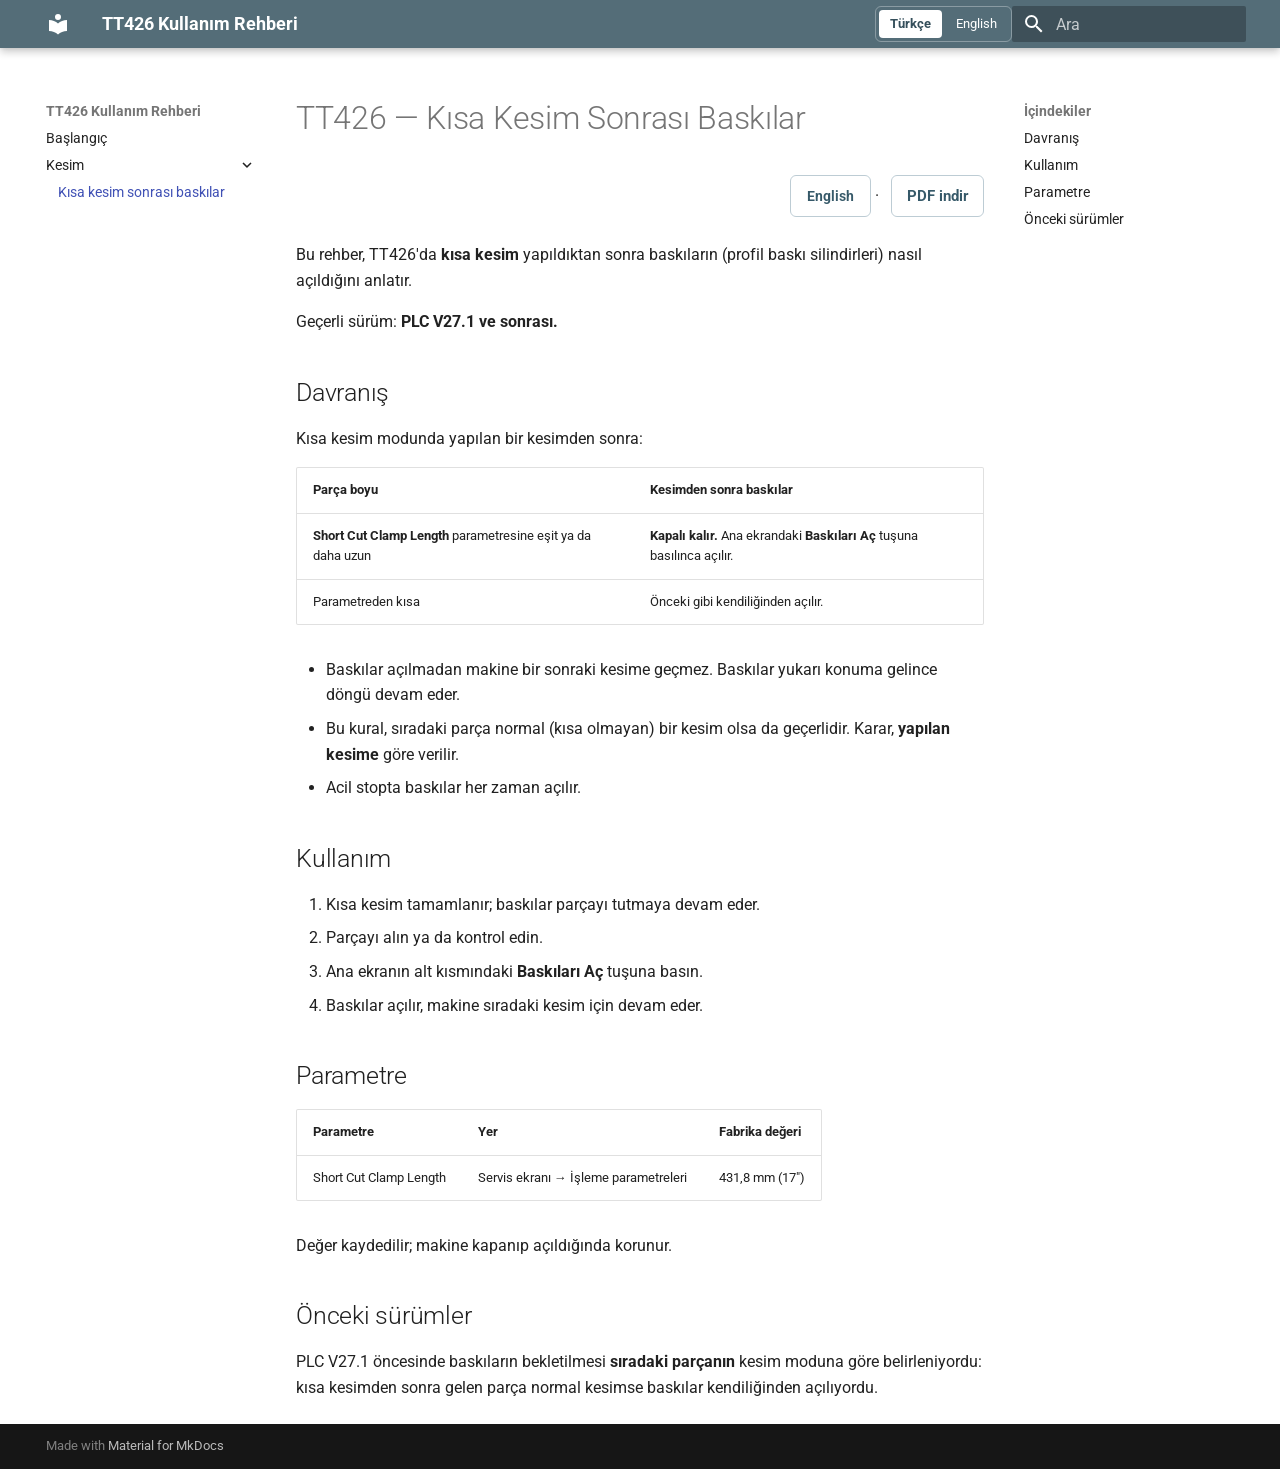
<file: short_cut_clamps_tr.html>
<!doctype html>
<html lang="tr" class="no-js">
  <head>
    
      <meta charset="utf-8">
      <meta name="viewport" content="width=device-width,initial-scale=1">
      
        <meta name="description" content="TT426 makinesi için operatör rehberi">
      
      
      
        <link rel="canonical" href="https://hm-info.github.io/tt426/short_cut_clamps_tr.html">
      
      
        <link rel="prev" href="index.html">
      
      
      
        
          <link rel="alternate" href="short_cut_clamps_tr.html" hreflang="tr">
        
          <link rel="alternate" href="short_cut_clamps_en.html" hreflang="en">
        
      
      
      <link rel="icon" href="assets/images/favicon.png">
      <meta name="generator" content="mkdocs-1.6.1, mkdocs-material-9.7.6">
    
    
      
        <title>TT426 — Kısa Kesim Sonrası Baskılar - TT426 Kullanım Rehberi</title>
      
    
    
      <link rel="stylesheet" href="assets/stylesheets/main.484c7ddc.min.css">
      
        
        <link rel="stylesheet" href="assets/stylesheets/palette.ab4e12ef.min.css">
      
      


    
    
      
    
    
      
        
        
        <link rel="preconnect" href="https://fonts.gstatic.com" crossorigin>
        <link rel="stylesheet" href="https://fonts.googleapis.com/css?family=Roboto:300,300i,400,400i,700,700i%7CRoboto+Mono:400,400i,700,700i&display=fallback">
        <style>:root{--md-text-font:"Roboto";--md-code-font:"Roboto Mono"}</style>
      
    
    
      <link rel="stylesheet" href="stylesheets/guide.css">
    
      <link rel="stylesheet" href="stylesheets/downloads.css">
    
    <script>__md_scope=new URL(".",location),__md_hash=e=>[...e].reduce(((e,_)=>(e<<5)-e+_.charCodeAt(0)),0),__md_get=(e,_=localStorage,t=__md_scope)=>JSON.parse(_.getItem(t.pathname+"."+e)),__md_set=(e,_,t=localStorage,a=__md_scope)=>{try{t.setItem(a.pathname+"."+e,JSON.stringify(_))}catch(e){}}</script>
    
      

    
    
  </head>
  
  
    
    
      
    
    
    
    
    <body dir="ltr" data-md-color-scheme="default" data-md-color-primary="blue-grey" data-md-color-accent="blue-grey">
  
    
    <input class="md-toggle" data-md-toggle="drawer" type="checkbox" id="__drawer" autocomplete="off">
    <input class="md-toggle" data-md-toggle="search" type="checkbox" id="__search" autocomplete="off">
    <label class="md-overlay" for="__drawer"></label>
    <div data-md-component="skip">
      
        
        <a href="#tt426-ksa-kesim-sonras-basklar" class="md-skip">
          Ana içeriğe geç
        </a>
      
    </div>
    <div data-md-component="announce">
      
    </div>
    
    
      

  

<header class="md-header md-header--shadow" data-md-component="header">
  <nav class="md-header__inner md-grid" aria-label="Başlık">
    <a href="index.html" title="TT426 Kullanım Rehberi" class="md-header__button md-logo" aria-label="TT426 Kullanım Rehberi" data-md-component="logo">
      
  
  <svg xmlns="http://www.w3.org/2000/svg" viewBox="0 0 24 24"><path d="M12 8a3 3 0 0 0 3-3 3 3 0 0 0-3-3 3 3 0 0 0-3 3 3 3 0 0 0 3 3m0 3.54C9.64 9.35 6.5 8 3 8v11c3.5 0 6.64 1.35 9 3.54 2.36-2.19 5.5-3.54 9-3.54V8c-3.5 0-6.64 1.35-9 3.54"/></svg>

    </a>
    <label class="md-header__button md-icon" for="__drawer">
      
      <svg xmlns="http://www.w3.org/2000/svg" viewBox="0 0 24 24"><path d="M3 6h18v2H3zm0 5h18v2H3zm0 5h18v2H3z"/></svg>
    </label>
    <div class="md-header__title" data-md-component="header-title">
      <div class="md-header__ellipsis">
        <div class="md-header__topic">
          <span class="md-ellipsis">
            TT426 Kullanım Rehberi
          </span>
        </div>
        <div class="md-header__topic" data-md-component="header-topic">
          <span class="md-ellipsis">
            
              TT426 — Kısa Kesim Sonrası Baskılar
            
          </span>
        </div>
      </div>
    </div>
    
      
        <form class="md-header__option" data-md-component="palette">
  
    
    
    
    <input class="md-option" data-md-color-media="" data-md-color-scheme="default" data-md-color-primary="blue-grey" data-md-color-accent="blue-grey"  aria-hidden="true"  type="radio" name="__palette" id="__palette_0">
    
  
</form>
      
    
    
      <script>var palette=__md_get("__palette");if(palette&&palette.color){if("(prefers-color-scheme)"===palette.color.media){var media=matchMedia("(prefers-color-scheme: light)"),input=document.querySelector(media.matches?"[data-md-color-media='(prefers-color-scheme: light)']":"[data-md-color-media='(prefers-color-scheme: dark)']");palette.color.media=input.getAttribute("data-md-color-media"),palette.color.scheme=input.getAttribute("data-md-color-scheme"),palette.color.primary=input.getAttribute("data-md-color-primary"),palette.color.accent=input.getAttribute("data-md-color-accent")}for(var[key,value]of Object.entries(palette.color))document.body.setAttribute("data-md-color-"+key,value)}</script>
    
    
      <nav class="guide-language" aria-label="Dil seçimi">
  
    <a href="short_cut_clamps_tr.html" lang="tr" hreflang="tr" aria-current="page">Türkçe</a>
  
    <a href="short_cut_clamps_en.html" lang="en" hreflang="en">English</a>
  
</nav>
    
    
      
      
        <label class="md-header__button md-icon" for="__search">
          
          <svg xmlns="http://www.w3.org/2000/svg" viewBox="0 0 24 24"><path d="M9.5 3A6.5 6.5 0 0 1 16 9.5c0 1.61-.59 3.09-1.56 4.23l.27.27h.79l5 5-1.5 1.5-5-5v-.79l-.27-.27A6.52 6.52 0 0 1 9.5 16 6.5 6.5 0 0 1 3 9.5 6.5 6.5 0 0 1 9.5 3m0 2C7 5 5 7 5 9.5S7 14 9.5 14 14 12 14 9.5 12 5 9.5 5"/></svg>
        </label>
        <div class="md-search" data-md-component="search" role="dialog">
  <label class="md-search__overlay" for="__search"></label>
  <div class="md-search__inner" role="search">
    <form class="md-search__form" name="search">
      <input type="text" class="md-search__input" name="query" aria-label="Ara" placeholder="Ara" autocapitalize="off" autocorrect="off" autocomplete="off" spellcheck="false" data-md-component="search-query" required>
      <label class="md-search__icon md-icon" for="__search">
        
        <svg xmlns="http://www.w3.org/2000/svg" viewBox="0 0 24 24"><path d="M9.5 3A6.5 6.5 0 0 1 16 9.5c0 1.61-.59 3.09-1.56 4.23l.27.27h.79l5 5-1.5 1.5-5-5v-.79l-.27-.27A6.52 6.52 0 0 1 9.5 16 6.5 6.5 0 0 1 3 9.5 6.5 6.5 0 0 1 9.5 3m0 2C7 5 5 7 5 9.5S7 14 9.5 14 14 12 14 9.5 12 5 9.5 5"/></svg>
        
        <svg xmlns="http://www.w3.org/2000/svg" viewBox="0 0 24 24"><path d="M20 11v2H8l5.5 5.5-1.42 1.42L4.16 12l7.92-7.92L13.5 5.5 8 11z"/></svg>
      </label>
      <nav class="md-search__options" aria-label="Ara">
        
        <button type="reset" class="md-search__icon md-icon" title="Temizle" aria-label="Temizle" tabindex="-1">
          
          <svg xmlns="http://www.w3.org/2000/svg" viewBox="0 0 24 24"><path d="M19 6.41 17.59 5 12 10.59 6.41 5 5 6.41 10.59 12 5 17.59 6.41 19 12 13.41 17.59 19 19 17.59 13.41 12z"/></svg>
        </button>
      </nav>
      
    </form>
    <div class="md-search__output">
      <div class="md-search__scrollwrap" tabindex="0" data-md-scrollfix>
        <div class="md-search-result" data-md-component="search-result">
          <div class="md-search-result__meta">
            Arama başlatılıyor
          </div>
          <ol class="md-search-result__list" role="presentation"></ol>
        </div>
      </div>
    </div>
  </div>
</div>
      
    
    
  </nav>
  
</header>
    
    <div class="md-container" data-md-component="container">
      
      
        
          
        
      
      <main class="md-main" data-md-component="main">
        <div class="md-main__inner md-grid">
          
            
              
              <div class="md-sidebar md-sidebar--primary" data-md-component="sidebar" data-md-type="navigation" >
                <div class="md-sidebar__scrollwrap">
                  <div class="md-sidebar__inner">
                    



<nav class="md-nav md-nav--primary" aria-label="Navigasyon" data-md-level="0">
  <label class="md-nav__title" for="__drawer">
    <a href="index.html" title="TT426 Kullanım Rehberi" class="md-nav__button md-logo" aria-label="TT426 Kullanım Rehberi" data-md-component="logo">
      
  
  <svg xmlns="http://www.w3.org/2000/svg" viewBox="0 0 24 24"><path d="M12 8a3 3 0 0 0 3-3 3 3 0 0 0-3-3 3 3 0 0 0-3 3 3 3 0 0 0 3 3m0 3.54C9.64 9.35 6.5 8 3 8v11c3.5 0 6.64 1.35 9 3.54 2.36-2.19 5.5-3.54 9-3.54V8c-3.5 0-6.64 1.35-9 3.54"/></svg>

    </a>
    TT426 Kullanım Rehberi
  </label>
  
  <ul class="md-nav__list" data-md-scrollfix>
    
      
      
  
  
  
  
    <li class="md-nav__item">
      <a href="index.html" class="md-nav__link">
        
  
  
  <span class="md-ellipsis">
    
  
    Başlangıç
  

    
  </span>
  
  

      </a>
    </li>
  

    
      
      
  
  
    
  
  
  
    
    
    
    
    
    <li class="md-nav__item md-nav__item--active md-nav__item--nested">
      
        
        
        <input class="md-nav__toggle md-toggle " type="checkbox" id="__nav_2" checked>
        
          
          <label class="md-nav__link" for="__nav_2" id="__nav_2_label" tabindex="0">
            
  
  
  <span class="md-ellipsis">
    
  
    Kesim
  

    
  </span>
  
  

            <span class="md-nav__icon md-icon"></span>
          </label>
        
        <nav class="md-nav" data-md-level="1" aria-labelledby="__nav_2_label" aria-expanded="true">
          <label class="md-nav__title" for="__nav_2">
            <span class="md-nav__icon md-icon"></span>
            
  
    Kesim
  

          </label>
          <ul class="md-nav__list" data-md-scrollfix>
            
              
                
  
  
    
  
  
  
    <li class="md-nav__item md-nav__item--active">
      
      <input class="md-nav__toggle md-toggle" type="checkbox" id="__toc">
      
      
        
      
      
        <label class="md-nav__link md-nav__link--active" for="__toc">
          
  
  
  <span class="md-ellipsis">
    
  
    Kısa kesim sonrası baskılar
  

    
  </span>
  
  

          <span class="md-nav__icon md-icon"></span>
        </label>
      
      <a href="short_cut_clamps_tr.html" class="md-nav__link md-nav__link--active">
        
  
  
  <span class="md-ellipsis">
    
  
    Kısa kesim sonrası baskılar
  

    
  </span>
  
  

      </a>
      
        

<nav class="md-nav md-nav--secondary" aria-label="İçindekiler">
  
  
  
    
  
  
    <label class="md-nav__title" for="__toc">
      <span class="md-nav__icon md-icon"></span>
      İçindekiler
    </label>
    <ul class="md-nav__list" data-md-component="toc" data-md-scrollfix>
      
        <li class="md-nav__item">
  <a href="#davrans" class="md-nav__link">
    <span class="md-ellipsis">
      
        Davranış
      
    </span>
  </a>
  
</li>
      
        <li class="md-nav__item">
  <a href="#kullanm" class="md-nav__link">
    <span class="md-ellipsis">
      
        Kullanım
      
    </span>
  </a>
  
</li>
      
        <li class="md-nav__item">
  <a href="#parametre" class="md-nav__link">
    <span class="md-ellipsis">
      
        Parametre
      
    </span>
  </a>
  
</li>
      
        <li class="md-nav__item">
  <a href="#onceki-surumler" class="md-nav__link">
    <span class="md-ellipsis">
      
        Önceki sürümler
      
    </span>
  </a>
  
</li>
      
    </ul>
  
</nav>
      
    </li>
  

              
            
          </ul>
        </nav>
      
    </li>
  

    
  </ul>
</nav>
                  </div>
                </div>
              </div>
            
            
              
              <div class="md-sidebar md-sidebar--secondary" data-md-component="sidebar" data-md-type="toc" >
                <div class="md-sidebar__scrollwrap">
                  <div class="md-sidebar__inner">
                    

<nav class="md-nav md-nav--secondary" aria-label="İçindekiler">
  
  
  
    
  
  
    <label class="md-nav__title" for="__toc">
      <span class="md-nav__icon md-icon"></span>
      İçindekiler
    </label>
    <ul class="md-nav__list" data-md-component="toc" data-md-scrollfix>
      
        <li class="md-nav__item">
  <a href="#davrans" class="md-nav__link">
    <span class="md-ellipsis">
      
        Davranış
      
    </span>
  </a>
  
</li>
      
        <li class="md-nav__item">
  <a href="#kullanm" class="md-nav__link">
    <span class="md-ellipsis">
      
        Kullanım
      
    </span>
  </a>
  
</li>
      
        <li class="md-nav__item">
  <a href="#parametre" class="md-nav__link">
    <span class="md-ellipsis">
      
        Parametre
      
    </span>
  </a>
  
</li>
      
        <li class="md-nav__item">
  <a href="#onceki-surumler" class="md-nav__link">
    <span class="md-ellipsis">
      
        Önceki sürümler
      
    </span>
  </a>
  
</li>
      
    </ul>
  
</nav>
                  </div>
                </div>
              </div>
            
          
          
            <div class="md-content" data-md-component="content">
              
              <article class="md-content__inner md-typeset">
                
                  



<h1 id="tt426-ksa-kesim-sonras-basklar">TT426 — Kısa Kesim Sonrası Baskılar</h1>
<div class="document-tools">
<p><a href="short_cut_clamps_en.html">English</a> · <strong><a href="downloads/tt426-short-cut-clamps-tr.pdf">PDF indir</a></strong></p>
</div>
<p>Bu rehber, TT426'da <strong>kısa kesim</strong> yapıldıktan sonra baskıların (profil baskı silindirleri) nasıl açıldığını anlatır.</p>
<p>Geçerli sürüm: <strong>PLC V27.1 ve sonrası.</strong></p>
<h2 id="davrans">Davranış</h2>
<p>Kısa kesim modunda yapılan bir kesimden sonra:</p>
<table>
<thead>
<tr>
<th>Parça boyu</th>
<th>Kesimden sonra baskılar</th>
</tr>
</thead>
<tbody>
<tr>
<td><strong>Short Cut Clamp Length</strong> parametresine eşit ya da daha uzun</td>
<td><strong>Kapalı kalır.</strong> Ana ekrandaki <strong>Baskıları Aç</strong> tuşuna basılınca açılır.</td>
</tr>
<tr>
<td>Parametreden kısa</td>
<td>Önceki gibi kendiliğinden açılır.</td>
</tr>
</tbody>
</table>
<ul>
<li>Baskılar açılmadan makine bir sonraki kesime geçmez. Baskılar yukarı konuma gelince döngü devam eder.</li>
<li>Bu kural, sıradaki parça normal (kısa olmayan) bir kesim olsa da geçerlidir. Karar, <strong>yapılan kesime</strong> göre verilir.</li>
<li>Acil stopta baskılar her zaman açılır.</li>
</ul>
<h2 id="kullanm">Kullanım</h2>
<ol>
<li>Kısa kesim tamamlanır; baskılar parçayı tutmaya devam eder.</li>
<li>Parçayı alın ya da kontrol edin.</li>
<li>Ana ekranın alt kısmındaki <strong>Baskıları Aç</strong> tuşuna basın.</li>
<li>Baskılar açılır, makine sıradaki kesim için devam eder.</li>
</ol>
<h2 id="parametre">Parametre</h2>
<table>
<thead>
<tr>
<th>Parametre</th>
<th>Yer</th>
<th>Fabrika değeri</th>
</tr>
</thead>
<tbody>
<tr>
<td>Short Cut Clamp Length</td>
<td>Servis ekranı → İşleme parametreleri</td>
<td>431,8 mm (17")</td>
</tr>
</tbody>
</table>
<p>Değer kaydedilir; makine kapanıp açıldığında korunur.</p>
<h2 id="onceki-surumler">Önceki sürümler</h2>
<p>PLC V27.1 öncesinde baskıların bekletilmesi <strong>sıradaki parçanın</strong> kesim moduna göre belirleniyordu: kısa kesimden sonra gelen parça normal kesimse baskılar kendiliğinden açılıyordu.</p>







  
  






                
              </article>
            </div>
          
          
<script>var target=document.getElementById(location.hash.slice(1));target&&target.name&&(target.checked=target.name.startsWith("__tabbed_"))</script>
        </div>
        
          <button type="button" class="md-top md-icon" data-md-component="top" hidden>
  
  <svg xmlns="http://www.w3.org/2000/svg" viewBox="0 0 24 24"><path d="M13 20h-2V8l-5.5 5.5-1.42-1.42L12 4.16l7.92 7.92-1.42 1.42L13 8z"/></svg>
  Başa dön
</button>
        
      </main>
      
        <footer class="md-footer">
  
  <div class="md-footer-meta md-typeset">
    <div class="md-footer-meta__inner md-grid">
      <div class="md-copyright">
  
  
    Made with
    <a href="https://squidfunk.github.io/mkdocs-material/" target="_blank" rel="noopener">
      Material for MkDocs
    </a>
  
</div>
      
    </div>
  </div>
</footer>
      
    </div>
    <div class="md-dialog" data-md-component="dialog">
      <div class="md-dialog__inner md-typeset"></div>
    </div>
    
    
    
      
      
      <script id="__config" type="application/json">{"annotate": null, "base": ".", "features": ["navigation.expand", "navigation.top", "search.highlight"], "search": "assets/javascripts/workers/search.2c215733.min.js", "tags": null, "translations": {"clipboard.copied": "Kopyaland\u0131", "clipboard.copy": "Kopyala", "search.result.more.one": "Bu sayfada 1 tane daha", "search.result.more.other": "Bu sayfada # tane daha", "search.result.none": "E\u015fle\u015fen dok\u00fcman bulunamad\u0131", "search.result.one": "1 dok\u00fcman bulundu", "search.result.other": "# dok\u00fcman bulundu", "search.result.placeholder": "Aramaya ba\u015flamak i\u00e7in yaz\u0131n", "search.result.term.missing": "Eksik", "select.version": "Versiyon se\u00e7"}, "version": null}</script>
    
    
      <script src="assets/javascripts/bundle.79ae519e.min.js"></script>
      
    
  </body>
</html>
</file>
<file: stylesheets/guide.css>
.guide-language { display: flex; flex-shrink: 0; gap: .15rem; margin-left: auto; padding: .15rem; border: 1px solid #ffffff50; border-radius: .3rem; }
.guide-language a { padding: .3rem .55rem; border-radius: .2rem; font-size: .65rem; line-height: 1.3; color: #fff; }
.guide-language a[aria-current="page"] { background: #fff; color: #354f5b; font-weight: 700; }
.guide-language a:hover { background: #ffffff25; }
.guide-language a[aria-current="page"]:hover { background: #fff; }
.guide-language a:focus-visible, .guide-card:focus-visible, .document-tools a:focus-visible { outline: 3px solid #dfa927; outline-offset: 3px; }
.md-typeset .guide-intro { max-width: 34rem; margin: -.5rem 0 1.5rem; font-size: .95rem; color: #52636c; }
.guide-grid { display: grid; grid-template-columns: repeat(2, minmax(0, 1fr)); gap: 1rem; margin: 1.25rem 0 2rem; }
.md-typeset a.guide-card { display: flex; flex-direction: column; padding: 1.4rem; border: 1px solid #d4dfe4; border-radius: .5rem; color: #243b47; background: #fff; transition: border-color .15s, box-shadow .15s; }
.md-typeset a.guide-card:hover { border-color: #607d8b; box-shadow: 0 4px 16px #263c4912; }
.guide-card__label { color: #55717f; font-size: .65rem; font-weight: 700; letter-spacing: .04em; text-transform: uppercase; }
.md-typeset .guide-card h2 { margin: .55rem 0; font-size: 1.15rem; font-weight: 650; line-height: 1.3; }
.md-typeset .guide-card p { margin: 0 0 1.25rem; color: #52636c; font-size: .8rem; }
.guide-card__action { margin-top: auto; color: #365969; font-size: .75rem; font-weight: 700; }
.md-typeset .guide-note { font-size: .75rem; color: #52636c; }
.document-tools { display: flex; justify-content: flex-end; margin: -.5rem 0 1.25rem; }
.md-typeset .document-tools a { display: inline-block; padding: .45rem .8rem; border: 1px solid #bdccd4; border-radius: .3rem; color: #365969; font-size: .7rem; font-weight: 650; }
.md-typeset .document-tools p { margin: 0; }
@media (max-width: 640px) {
  .guide-grid { grid-template-columns: 1fr; gap: .75rem; }
  .md-typeset a.guide-card { padding: 1rem; }
  .guide-language a { padding: .3rem .4rem; font-size: .6rem; }
  .md-header__title { margin-left: .25rem; font-size: .8rem; }
}
</file>
<file: stylesheets/downloads.css>
.document-tools { margin: -.25rem 0 1.25rem; text-align: right; }
.document-tools p { margin: 0; }
.md-typeset .document-tools strong a { display: inline-block; margin-left: .4rem; padding: .4rem .75rem; border: 1px solid #bdccd4; border-radius: .3rem; color: #365969; font-size: .75rem; }
.document-tools a:focus-visible { outline: 3px solid #dfa927; outline-offset: 3px; }
</file>
<file: assets/stylesheets/main.484c7ddc.min.css>
@charset "UTF-8";html{-webkit-text-size-adjust:none;-moz-text-size-adjust:none;text-size-adjust:none;box-sizing:border-box}*,:after,:before{box-sizing:inherit}@media (prefers-reduced-motion){*,:after,:before{transition:none!important}}body{margin:0}a,button,input,label{-webkit-tap-highlight-color:transparent}a{color:inherit;text-decoration:none}hr{border:0;box-sizing:initial;display:block;height:.05rem;overflow:visible;padding:0}small{font-size:80%}sub,sup{line-height:1em}img{border-style:none}table{border-collapse:initial;border-spacing:0}td,th{font-weight:400;vertical-align:top}button{background:#0000;border:0;font-family:inherit;font-size:inherit;margin:0;padding:0}input{border:0;outline:none}:root{--md-primary-fg-color:#4051b5;--md-primary-fg-color--light:#5d6cc0;--md-primary-fg-color--dark:#303fa1;--md-primary-bg-color:#fff;--md-primary-bg-color--light:#ffffffb3;--md-accent-fg-color:#526cfe;--md-accent-fg-color--transparent:#526cfe1a;--md-accent-bg-color:#fff;--md-accent-bg-color--light:#ffffffb3}[data-md-color-scheme=default]{color-scheme:light}[data-md-color-scheme=default] img[src$="#gh-dark-mode-only"],[data-md-color-scheme=default] img[src$="#only-dark"]{display:none}:root,[data-md-color-scheme=default]{--md-hue:225deg;--md-default-fg-color:#000000de;--md-default-fg-color--light:#0000008a;--md-default-fg-color--lighter:#00000052;--md-default-fg-color--lightest:#00000012;--md-default-bg-color:#fff;--md-default-bg-color--light:#ffffffb3;--md-default-bg-color--lighter:#ffffff4d;--md-default-bg-color--lightest:#ffffff1f;--md-code-fg-color:#36464e;--md-code-bg-color:#f5f5f5;--md-code-bg-color--light:#f5f5f5b3;--md-code-bg-color--lighter:#f5f5f54d;--md-code-hl-color:#4287ff;--md-code-hl-color--light:#4287ff1a;--md-code-hl-number-color:#d52a2a;--md-code-hl-special-color:#db1457;--md-code-hl-function-color:#a846b9;--md-code-hl-constant-color:#6e59d9;--md-code-hl-keyword-color:#3f6ec6;--md-code-hl-string-color:#1c7d4d;--md-code-hl-name-color:var(--md-code-fg-color);--md-code-hl-operator-color:var(--md-default-fg-color--light);--md-code-hl-punctuation-color:var(--md-default-fg-color--light);--md-code-hl-comment-color:var(--md-default-fg-color--light);--md-code-hl-generic-color:var(--md-default-fg-color--light);--md-code-hl-variable-color:var(--md-default-fg-color--light);--md-typeset-color:var(--md-default-fg-color);--md-typeset-a-color:var(--md-primary-fg-color);--md-typeset-del-color:#f5503d26;--md-typeset-ins-color:#0bd57026;--md-typeset-kbd-color:#fafafa;--md-typeset-kbd-accent-color:#fff;--md-typeset-kbd-border-color:#b8b8b8;--md-typeset-mark-color:#ffff0080;--md-typeset-table-color:#0000001f;--md-typeset-table-color--light:rgba(0,0,0,.035);--md-admonition-fg-color:var(--md-default-fg-color);--md-admonition-bg-color:var(--md-default-bg-color);--md-warning-fg-color:#000000de;--md-warning-bg-color:#ff9;--md-footer-fg-color:#fff;--md-footer-fg-color--light:#ffffffb3;--md-footer-fg-color--lighter:#ffffff73;--md-footer-bg-color:#000000de;--md-footer-bg-color--dark:#00000052;--md-shadow-z1:0 0.2rem 0.5rem #0000000d,0 0 0.05rem #0000001a;--md-shadow-z2:0 0.2rem 0.5rem #0000001a,0 0 0.05rem #00000040;--md-shadow-z3:0 0.2rem 0.5rem #0003,0 0 0.05rem #00000059}.md-icon svg{fill:currentcolor;display:block;height:1.2rem;width:1.2rem}body{-webkit-font-smoothing:antialiased;-moz-osx-font-smoothing:grayscale;--md-text-font-family:var(--md-text-font,_),-apple-system,BlinkMacSystemFont,Helvetica,Arial,sans-serif;--md-code-font-family:var(--md-code-font,_),SFMono-Regular,Consolas,Menlo,monospace}aside,body,input{font-feature-settings:"kern","liga";color:var(--md-typeset-color);font-family:var(--md-text-font-family)}code,kbd,pre{font-feature-settings:"kern";font-family:var(--md-code-font-family)}:root{--md-typeset-table-sort-icon:url('data:image/svg+xml;charset=utf-8,<svg xmlns="http://www.w3.org/2000/svg" viewBox="0 0 24 24"><path d="m18 21-4-4h3V7h-3l4-4 4 4h-3v10h3M2 19v-2h10v2M2 13v-2h7v2M2 7V5h4v2z"/></svg>');--md-typeset-table-sort-icon--asc:url('data:image/svg+xml;charset=utf-8,<svg xmlns="http://www.w3.org/2000/svg" viewBox="0 0 24 24"><path d="M19 17h3l-4 4-4-4h3V3h2M2 17h10v2H2M6 5v2H2V5m0 6h7v2H2z"/></svg>');--md-typeset-table-sort-icon--desc:url('data:image/svg+xml;charset=utf-8,<svg xmlns="http://www.w3.org/2000/svg" viewBox="0 0 24 24"><path d="M19 7h3l-4-4-4 4h3v14h2M2 17h10v2H2M6 5v2H2V5m0 6h7v2H2z"/></svg>')}.md-typeset{-webkit-print-color-adjust:exact;color-adjust:exact;font-size:.8rem;line-height:1.6;overflow-wrap:break-word}@media print{.md-typeset{font-size:.68rem}}.md-typeset blockquote,.md-typeset dl,.md-typeset figure,.md-typeset ol,.md-typeset pre,.md-typeset ul{margin-bottom:1em;margin-top:1em}.md-typeset h1{color:var(--md-default-fg-color--light);font-size:2em;line-height:1.3;margin:0 0 1.25em}.md-typeset h1,.md-typeset h2{font-weight:300;letter-spacing:-.01em}.md-typeset h2{font-size:1.5625em;line-height:1.4;margin:1.6em 0 .64em}.md-typeset h3{font-size:1.25em;font-weight:400;letter-spacing:-.01em;line-height:1.5;margin:1.6em 0 .8em}.md-typeset h2+h3{margin-top:.8em}.md-typeset h4{font-weight:700;letter-spacing:-.01em;margin:1em 0}.md-typeset h5,.md-typeset h6{color:var(--md-default-fg-color--light);font-size:.8em;font-weight:700;letter-spacing:-.01em;margin:1.25em 0}.md-typeset h5{text-transform:uppercase}.md-typeset h5 code{text-transform:none}.md-typeset hr{border-bottom:.05rem solid var(--md-default-fg-color--lightest);display:flow-root;margin:1.5em 0}.md-typeset a{color:var(--md-typeset-a-color);word-break:break-word}.md-typeset a,.md-typeset a:before{transition:color 125ms}.md-typeset a:focus,.md-typeset a:hover{color:var(--md-accent-fg-color)}.md-typeset a:focus code,.md-typeset a:hover code{background-color:var(--md-accent-fg-color--transparent);color:var(--md-accent-fg-color)}.md-typeset a code{color:var(--md-typeset-a-color)}.md-typeset a.focus-visible{outline-color:var(--md-accent-fg-color);outline-offset:.2rem}.md-typeset code,.md-typeset kbd,.md-typeset pre{color:var(--md-code-fg-color);direction:ltr;font-variant-ligatures:none;transition:background-color 125ms}@media print{.md-typeset code,.md-typeset kbd,.md-typeset pre{white-space:pre-wrap}}.md-typeset code{background-color:var(--md-code-bg-color);border-radius:.1rem;-webkit-box-decoration-break:clone;box-decoration-break:clone;font-size:.85em;padding:0 .2941176471em;transition:color 125ms,background-color 125ms;word-break:break-word}.md-typeset code:not(.focus-visible){-webkit-tap-highlight-color:transparent;outline:none}.md-typeset pre{display:flow-root;line-height:1.4;position:relative}.md-typeset pre>code{-webkit-box-decoration-break:slice;box-decoration-break:slice;box-shadow:none;display:block;margin:0;outline-color:var(--md-accent-fg-color);overflow:auto;padding:.7720588235em 1.1764705882em;scrollbar-color:var(--md-default-fg-color--lighter) #0000;scrollbar-width:thin;touch-action:auto;word-break:normal}.md-typeset pre>code:hover{scrollbar-color:var(--md-accent-fg-color) #0000}.md-typeset pre>code::-webkit-scrollbar{height:.2rem;width:.2rem}.md-typeset pre>code::-webkit-scrollbar-thumb{background-color:var(--md-default-fg-color--lighter)}.md-typeset pre>code::-webkit-scrollbar-thumb:hover{background-color:var(--md-accent-fg-color)}.md-typeset kbd{background-color:var(--md-typeset-kbd-color);border-radius:.1rem;box-shadow:0 .1rem 0 .05rem var(--md-typeset-kbd-border-color),0 .1rem 0 var(--md-typeset-kbd-border-color),0 -.1rem .2rem var(--md-typeset-kbd-accent-color) inset;color:var(--md-default-fg-color);display:inline-block;font-size:.75em;padding:0 .6666666667em;vertical-align:text-top;word-break:break-word}.md-typeset mark{background-color:var(--md-typeset-mark-color);-webkit-box-decoration-break:clone;box-decoration-break:clone;color:inherit;word-break:break-word}.md-typeset abbr{cursor:help;text-decoration:none}.md-typeset [data-preview],.md-typeset abbr{border-bottom:.05rem dotted var(--md-default-fg-color--light)}.md-typeset small{opacity:.75}[dir=ltr] .md-typeset sub,[dir=ltr] .md-typeset sup{margin-left:.078125em}[dir=rtl] .md-typeset sub,[dir=rtl] .md-typeset sup{margin-right:.078125em}[dir=ltr] .md-typeset blockquote{padding-left:.6rem}[dir=rtl] .md-typeset blockquote{padding-right:.6rem}[dir=ltr] .md-typeset blockquote{border-left:.2rem solid var(--md-default-fg-color--lighter)}[dir=rtl] .md-typeset blockquote{border-right:.2rem solid var(--md-default-fg-color--lighter)}.md-typeset blockquote{color:var(--md-default-fg-color--light);margin-left:0;margin-right:0}.md-typeset ul{list-style-type:disc}.md-typeset ul[type]{list-style-type:revert-layer}[dir=ltr] .md-typeset ol,[dir=ltr] .md-typeset ul{margin-left:.625em}[dir=rtl] .md-typeset ol,[dir=rtl] .md-typeset ul{margin-right:.625em}.md-typeset ol,.md-typeset ul{padding:0}.md-typeset ol:not([hidden]),.md-typeset ul:not([hidden]){display:flow-root}.md-typeset ol ol,.md-typeset ul ol{list-style-type:lower-alpha}.md-typeset ol ol ol,.md-typeset ul ol ol{list-style-type:lower-roman}.md-typeset ol ol ol ol,.md-typeset ul ol ol ol{list-style-type:upper-alpha}.md-typeset ol ol ol ol ol,.md-typeset ul ol ol ol ol{list-style-type:upper-roman}.md-typeset ol[type],.md-typeset ul[type]{list-style-type:revert-layer}[dir=ltr] .md-typeset ol li,[dir=ltr] .md-typeset ul li{margin-left:1.25em}[dir=rtl] .md-typeset ol li,[dir=rtl] .md-typeset ul li{margin-right:1.25em}.md-typeset ol li,.md-typeset ul li{margin-bottom:.5em}.md-typeset ol li blockquote,.md-typeset ol li p,.md-typeset ul li blockquote,.md-typeset ul li p{margin:.5em 0}.md-typeset ol li:last-child,.md-typeset ul li:last-child{margin-bottom:0}[dir=ltr] .md-typeset ol li ol,[dir=ltr] .md-typeset ol li ul,[dir=ltr] .md-typeset ul li ol,[dir=ltr] .md-typeset ul li ul{margin-left:.625em}[dir=rtl] .md-typeset ol li ol,[dir=rtl] .md-typeset ol li ul,[dir=rtl] .md-typeset ul li ol,[dir=rtl] .md-typeset ul li ul{margin-right:.625em}.md-typeset ol li ol,.md-typeset ol li ul,.md-typeset ul li ol,.md-typeset ul li ul{margin-bottom:.5em;margin-top:.5em}[dir=ltr] .md-typeset dd{margin-left:1.875em}[dir=rtl] .md-typeset dd{margin-right:1.875em}.md-typeset dd{margin-bottom:1.5em;margin-top:1em}.md-typeset img,.md-typeset svg,.md-typeset video{height:auto;max-width:100%}.md-typeset img[align=left]{margin:1em 1em 1em 0}.md-typeset img[align=right]{margin:1em 0 1em 1em}.md-typeset img[align]:only-child{margin-top:0}.md-typeset figure{display:flow-root;margin:1em auto;max-width:100%;text-align:center;width:fit-content}.md-typeset figure img{display:block;margin:0 auto}.md-typeset figcaption{font-style:italic;margin:1em auto;max-width:24rem}.md-typeset iframe{max-width:100%}.md-typeset table:not([class]){background-color:var(--md-default-bg-color);border:.05rem solid var(--md-typeset-table-color);border-radius:.1rem;display:inline-block;font-size:.64rem;max-width:100%;overflow:auto;touch-action:auto}@media print{.md-typeset table:not([class]){display:table}}.md-typeset table:not([class])+*{margin-top:1.5em}.md-typeset table:not([class]) td>:first-child,.md-typeset table:not([class]) th>:first-child{margin-top:0}.md-typeset table:not([class]) td>:last-child,.md-typeset table:not([class]) th>:last-child{margin-bottom:0}.md-typeset table:not([class]) td:not([align]),.md-typeset table:not([class]) th:not([align]){text-align:left}[dir=rtl] .md-typeset table:not([class]) td:not([align]),[dir=rtl] .md-typeset table:not([class]) th:not([align]){text-align:right}.md-typeset table:not([class]) th{font-weight:700;min-width:5rem;padding:.9375em 1.25em;vertical-align:top}.md-typeset table:not([class]) td{border-top:.05rem solid var(--md-typeset-table-color);padding:.9375em 1.25em;vertical-align:top}.md-typeset table:not([class]) tbody tr{transition:background-color 125ms}.md-typeset table:not([class]) tbody tr:hover{background-color:var(--md-typeset-table-color--light);box-shadow:0 .05rem 0 var(--md-default-bg-color) inset}.md-typeset table:not([class]) a{word-break:normal}.md-typeset table th[role=columnheader]{cursor:pointer}[dir=ltr] .md-typeset table th[role=columnheader]:after{margin-left:.5em}[dir=rtl] .md-typeset table th[role=columnheader]:after{margin-right:.5em}.md-typeset table th[role=columnheader]:after{content:"";display:inline-block;height:1.2em;-webkit-mask-image:var(--md-typeset-table-sort-icon);mask-image:var(--md-typeset-table-sort-icon);-webkit-mask-repeat:no-repeat;mask-repeat:no-repeat;-webkit-mask-size:contain;mask-size:contain;transition:background-color 125ms;vertical-align:text-bottom;width:1.2em}.md-typeset table th[role=columnheader]:hover:after{background-color:var(--md-default-fg-color--lighter)}.md-typeset table th[role=columnheader][aria-sort=ascending]:after{background-color:var(--md-default-fg-color--light);-webkit-mask-image:var(--md-typeset-table-sort-icon--asc);mask-image:var(--md-typeset-table-sort-icon--asc)}.md-typeset table th[role=columnheader][aria-sort=descending]:after{background-color:var(--md-default-fg-color--light);-webkit-mask-image:var(--md-typeset-table-sort-icon--desc);mask-image:var(--md-typeset-table-sort-icon--desc)}.md-typeset__scrollwrap{margin:1em -.8rem;overflow-x:auto;touch-action:auto}.md-typeset__table{display:inline-block;margin-bottom:.5em;padding:0 .8rem}@media print{.md-typeset__table{display:block}}html .md-typeset__table table{display:table;margin:0;overflow:hidden;width:100%}@media screen and (max-width:44.984375em){.md-content__inner>pre{margin:1em -.8rem}.md-content__inner>pre code{border-radius:0}}.md-typeset .md-author{border-radius:100%;display:block;flex-shrink:0;height:1.6rem;overflow:hidden;position:relative;transition:color 125ms,transform 125ms;width:1.6rem}.md-typeset .md-author img{display:block}.md-typeset .md-author--more{background:var(--md-default-fg-color--lightest);color:var(--md-default-fg-color--lighter);font-size:.6rem;font-weight:700;line-height:1.6rem;text-align:center}.md-typeset .md-author--long{height:2.4rem;width:2.4rem}.md-typeset a.md-author{transform:scale(1)}.md-typeset a.md-author img{border-radius:100%;filter:grayscale(100%) opacity(75%);transition:filter 125ms}.md-typeset a.md-author:focus,.md-typeset a.md-author:hover{transform:scale(1.1);z-index:1}.md-typeset a.md-author:focus img,.md-typeset a.md-author:hover img{filter:grayscale(0)}.md-banner{background-color:var(--md-footer-bg-color);color:var(--md-footer-fg-color);overflow:auto}@media print{.md-banner{display:none}}.md-banner--warning{background-color:var(--md-warning-bg-color);color:var(--md-warning-fg-color)}.md-banner__inner{font-size:.7rem;margin:.6rem auto;padding:0 .8rem}[dir=ltr] .md-banner__button{float:right}[dir=rtl] .md-banner__button{float:left}.md-banner__button{color:inherit;cursor:pointer;transition:opacity .25s}.no-js .md-banner__button{display:none}.md-banner__button:hover{opacity:.7}html{font-size:125%;height:100%;overflow-x:hidden}@media screen and (min-width:100em){html{font-size:137.5%}}@media screen and (min-width:125em){html{font-size:150%}}body{background-color:var(--md-default-bg-color);display:flex;flex-direction:column;font-size:.5rem;min-height:100%;position:relative;width:100%}@media print{body{display:block}}@media screen and (max-width:59.984375em){body[data-md-scrolllock]{position:fixed}}.md-grid{margin-left:auto;margin-right:auto;max-width:61rem}.md-container{display:flex;flex-direction:column;flex-grow:1}@media print{.md-container{display:block}}.md-main{flex-grow:1}.md-main__inner{display:flex;height:100%;margin-top:1.5rem}.md-ellipsis{overflow:hidden;text-overflow:ellipsis}.md-toggle{display:none}.md-option{height:0;opacity:0;position:absolute;width:0}.md-option:checked+label:not([hidden]){display:block}.md-option.focus-visible+label{outline-color:var(--md-accent-fg-color);outline-style:auto}.md-skip{background-color:var(--md-default-fg-color);border-radius:.1rem;color:var(--md-default-bg-color);font-size:.64rem;margin:.5rem;opacity:0;outline-color:var(--md-accent-fg-color);padding:.3rem .5rem;position:fixed;transform:translateY(.4rem);z-index:-1}.md-skip:focus{opacity:1;transform:translateY(0);transition:transform .25s cubic-bezier(.4,0,.2,1),opacity 175ms 75ms;z-index:10}@page{margin:25mm}:root{--md-clipboard-icon:url('data:image/svg+xml;charset=utf-8,<svg xmlns="http://www.w3.org/2000/svg" viewBox="0 0 24 24"><path d="M19 21H8V7h11m0-2H8a2 2 0 0 0-2 2v14a2 2 0 0 0 2 2h11a2 2 0 0 0 2-2V7a2 2 0 0 0-2-2m-3-4H4a2 2 0 0 0-2 2v14h2V3h12z"/></svg>')}.md-clipboard{border-radius:.1rem;color:var(--md-default-fg-color--lightest);cursor:pointer;height:1.5em;outline-color:var(--md-accent-fg-color);outline-offset:.1rem;transition:color .25s;width:1.5em;z-index:1}@media print{.md-clipboard{display:none}}.md-clipboard:not(.focus-visible){-webkit-tap-highlight-color:transparent;outline:none}:hover>.md-clipboard{color:var(--md-default-fg-color--light)}.md-clipboard:focus,.md-clipboard:hover{color:var(--md-accent-fg-color)}.md-clipboard:after{background-color:currentcolor;content:"";display:block;height:1.125em;margin:0 auto;-webkit-mask-image:var(--md-clipboard-icon);mask-image:var(--md-clipboard-icon);-webkit-mask-position:center;mask-position:center;-webkit-mask-repeat:no-repeat;mask-repeat:no-repeat;-webkit-mask-size:contain;mask-size:contain;width:1.125em}.md-clipboard--inline{cursor:pointer}.md-clipboard--inline code{transition:color .25s,background-color .25s}.md-clipboard--inline:focus code,.md-clipboard--inline:hover code{background-color:var(--md-accent-fg-color--transparent);color:var(--md-accent-fg-color)}:root{--md-code-select-icon:url('data:image/svg+xml;charset=utf-8,<svg xmlns="http://www.w3.org/2000/svg" viewBox="0 0 24 24"><path d="M19 19h-4v2h4c1.1 0 2-.9 2-2v-4h-2m0-12h-4v2h4v4h2V5c0-1.1-.9-2-2-2M5 5h4V3H5c-1.1 0-2 .9-2 2v4h2m0 6H3v4c0 1.1.9 2 2 2h4v-2H5zm2-4h2v2H7zm4 0h2v2h-2zm4 0h2v2h-2zM7 7h2v2H7zm4 0h2v2h-2zm4 0h2v2h-2zm-8 8h2v2H7zm4 0h2v2h-2zm4 0h2v2h-2z"/></svg>');--md-code-copy-icon:url('data:image/svg+xml;charset=utf-8,<svg xmlns="http://www.w3.org/2000/svg" viewBox="0 0 24 24"><path d="M19 21H8V7h11m0-2H8a2 2 0 0 0-2 2v14a2 2 0 0 0 2 2h11a2 2 0 0 0 2-2V7a2 2 0 0 0-2-2m-3-4H4a2 2 0 0 0-2 2v14h2V3h12z"/></svg>')}.md-typeset .md-code__content{display:grid}.md-code__nav{background-color:var(--md-code-bg-color--lighter);border-radius:.1rem;display:flex;gap:.2rem;padding:.2rem;position:absolute;right:.25em;top:.25em;transition:background-color .25s;z-index:1}:hover>.md-code__nav{background-color:var(--md-code-bg-color--light)}.md-code__button{color:var(--md-default-fg-color--lightest);cursor:pointer;display:block;height:1.5em;outline-color:var(--md-accent-fg-color);outline-offset:.1rem;transition:color .25s;width:1.5em}:hover>*>.md-code__button{color:var(--md-default-fg-color--light)}.md-code__button.focus-visible,.md-code__button:hover{color:var(--md-accent-fg-color)}.md-code__button--active{color:var(--md-default-fg-color)!important}.md-code__button:after{background-color:currentcolor;content:"";display:block;height:1.125em;margin:0 auto;-webkit-mask-position:center;mask-position:center;-webkit-mask-repeat:no-repeat;mask-repeat:no-repeat;-webkit-mask-size:contain;mask-size:contain;width:1.125em}.md-code__button[data-md-type=select]:after{-webkit-mask-image:var(--md-code-select-icon);mask-image:var(--md-code-select-icon)}.md-code__button[data-md-type=copy]:after{-webkit-mask-image:var(--md-code-copy-icon);mask-image:var(--md-code-copy-icon)}@keyframes consent{0%{opacity:0;transform:translateY(100%)}to{opacity:1;transform:translateY(0)}}@keyframes overlay{0%{opacity:0}to{opacity:1}}.md-consent__overlay{animation:overlay .25s both;-webkit-backdrop-filter:blur(.1rem);backdrop-filter:blur(.1rem);background-color:#0000008a;height:100%;opacity:1;position:fixed;top:0;width:100%;z-index:5}.md-consent__inner{animation:consent .5s cubic-bezier(.1,.7,.1,1) both;background-color:var(--md-default-bg-color);border:0;border-radius:.1rem;bottom:0;box-shadow:0 0 .2rem #0000001a,0 .2rem .4rem #0003;max-height:100%;overflow:auto;padding:0;position:fixed;width:100%;z-index:5}.md-consent__form{padding:.8rem}.md-consent__settings{display:none;margin:1em 0}input:checked+.md-consent__settings{display:block}.md-consent__controls{margin-bottom:.8rem}.md-typeset .md-consent__controls .md-button{display:inline}@media screen and (max-width:44.984375em){.md-typeset .md-consent__controls .md-button{display:block;margin-top:.4rem;text-align:center;width:100%}}.md-consent label{cursor:pointer}.md-content{flex-grow:1;min-width:0}.md-content__inner{margin:0 .8rem 1.2rem;padding-top:.6rem}@media screen and (min-width:76.25em){[dir=ltr] .md-sidebar--primary:not([hidden])~.md-content>.md-content__inner{margin-left:1.2rem}[dir=ltr] .md-sidebar--secondary:not([hidden])~.md-content>.md-content__inner,[dir=rtl] .md-sidebar--primary:not([hidden])~.md-content>.md-content__inner{margin-right:1.2rem}[dir=rtl] .md-sidebar--secondary:not([hidden])~.md-content>.md-content__inner{margin-left:1.2rem}}.md-content__inner:before{content:"";display:block;height:.4rem}.md-content__inner>:last-child{margin-bottom:0}[dir=ltr] .md-content__button{float:right}[dir=rtl] .md-content__button{float:left}[dir=ltr] .md-content__button{margin-left:.4rem}[dir=rtl] .md-content__button{margin-right:.4rem}.md-content__button{margin:.4rem 0;padding:0}@media print{.md-content__button{display:none}}.md-typeset .md-content__button{color:var(--md-default-fg-color--lighter)}.md-content__button svg{display:inline;vertical-align:top}[dir=rtl] .md-content__button svg{transform:scaleX(-1)}[dir=ltr] .md-dialog{right:.8rem}[dir=rtl] .md-dialog{left:.8rem}.md-dialog{background-color:var(--md-default-fg-color);border-radius:.1rem;bottom:.8rem;box-shadow:var(--md-shadow-z3);min-width:11.1rem;opacity:0;padding:.4rem .6rem;pointer-events:none;position:fixed;transform:translateY(100%);transition:transform 0ms .4s,opacity .4s;z-index:4}@media print{.md-dialog{display:none}}.md-dialog--active{opacity:1;pointer-events:auto;transform:translateY(0);transition:transform .4s cubic-bezier(.075,.85,.175,1),opacity .4s}.md-dialog__inner{color:var(--md-default-bg-color);font-size:.7rem}.md-feedback{margin:2em 0 1em;text-align:center}.md-feedback fieldset{border:none;margin:0;padding:0}.md-feedback__title{font-weight:700;margin:1em auto}.md-feedback__inner{position:relative}.md-feedback__list{display:flex;flex-wrap:wrap;place-content:baseline center;position:relative}.md-feedback__list:hover .md-icon:not(:disabled){color:var(--md-default-fg-color--lighter)}:disabled .md-feedback__list{min-height:1.8rem}.md-feedback__icon{color:var(--md-default-fg-color--light);cursor:pointer;flex-shrink:0;margin:0 .1rem;transition:color 125ms}.md-feedback__icon:not(:disabled).md-icon:hover{color:var(--md-accent-fg-color)}.md-feedback__icon:disabled{color:var(--md-default-fg-color--lightest);pointer-events:none}.md-feedback__note{opacity:0;position:relative;transform:translateY(.4rem);transition:transform .4s cubic-bezier(.1,.7,.1,1),opacity .15s}.md-feedback__note>*{margin:0 auto;max-width:16rem}:disabled .md-feedback__note{opacity:1;transform:translateY(0)}@media print{.md-feedback{display:none}}.md-footer{background-color:var(--md-footer-bg-color);color:var(--md-footer-fg-color)}@media print{.md-footer{display:none}}.md-footer__inner{justify-content:space-between;overflow:auto;padding:.2rem}.md-footer__inner:not([hidden]){display:flex}.md-footer__link{align-items:end;display:flex;flex-grow:0.01;margin-bottom:.4rem;margin-top:1rem;max-width:100%;outline-color:var(--md-accent-fg-color);overflow:hidden;transition:opacity .25s}.md-footer__link:focus,.md-footer__link:hover{opacity:.7}[dir=rtl] .md-footer__link svg{transform:scaleX(-1)}@media screen and (max-width:44.984375em){.md-footer__link--prev{flex-shrink:0}.md-footer__link--prev .md-footer__title{display:none}}[dir=ltr] .md-footer__link--next{margin-left:auto}[dir=rtl] .md-footer__link--next{margin-right:auto}.md-footer__link--next{text-align:right}[dir=rtl] .md-footer__link--next{text-align:left}.md-footer__title{flex-grow:1;font-size:.9rem;margin-bottom:.7rem;max-width:calc(100% - 2.4rem);padding:0 1rem;white-space:nowrap}.md-footer__button{margin:.2rem;padding:.4rem}.md-footer__direction{font-size:.64rem;opacity:.7}.md-footer-meta{background-color:var(--md-footer-bg-color--dark)}.md-footer-meta__inner{display:flex;flex-wrap:wrap;justify-content:space-between;padding:.2rem}html .md-footer-meta.md-typeset a{color:var(--md-footer-fg-color--light)}html .md-footer-meta.md-typeset a:focus,html .md-footer-meta.md-typeset a:hover{color:var(--md-footer-fg-color)}.md-copyright{color:var(--md-footer-fg-color--lighter);font-size:.64rem;margin:auto .6rem;padding:.4rem 0;width:100%}@media screen and (min-width:45em){.md-copyright{width:auto}}.md-copyright__highlight{color:var(--md-footer-fg-color--light)}.md-social{display:inline-flex;gap:.2rem;margin:0 .4rem;padding:.2rem 0 .6rem}@media screen and (min-width:45em){.md-social{padding:.6rem 0}}.md-social__link{display:inline-block;height:1.6rem;text-align:center;width:1.6rem}.md-social__link:before{line-height:1.9}.md-social__link svg{fill:currentcolor;max-height:.8rem;vertical-align:-25%}.md-typeset .md-button{border:.1rem solid;border-radius:.1rem;color:var(--md-primary-fg-color);cursor:pointer;display:inline-block;font-weight:700;padding:.625em 2em;transition:color 125ms,background-color 125ms,border-color 125ms}.md-typeset .md-button--primary{background-color:var(--md-primary-fg-color);border-color:var(--md-primary-fg-color);color:var(--md-primary-bg-color)}.md-typeset .md-button:focus,.md-typeset .md-button:hover{background-color:var(--md-accent-fg-color);border-color:var(--md-accent-fg-color);color:var(--md-accent-bg-color)}[dir=ltr] .md-typeset .md-input{border-top-left-radius:.1rem}[dir=ltr] .md-typeset .md-input,[dir=rtl] .md-typeset .md-input{border-top-right-radius:.1rem}[dir=rtl] .md-typeset .md-input{border-top-left-radius:.1rem}.md-typeset .md-input{border-bottom:.1rem solid var(--md-default-fg-color--lighter);box-shadow:var(--md-shadow-z1);font-size:.8rem;height:1.8rem;padding:0 .6rem;transition:border .25s,box-shadow .25s}.md-typeset .md-input:focus,.md-typeset .md-input:hover{border-bottom-color:var(--md-accent-fg-color);box-shadow:var(--md-shadow-z2)}.md-typeset .md-input--stretch{width:100%}.md-header{background-color:var(--md-primary-fg-color);box-shadow:0 0 .2rem #0000,0 .2rem .4rem #0000;color:var(--md-primary-bg-color);display:block;left:0;position:sticky;right:0;top:0;z-index:4}@media print{.md-header{display:none}}.md-header[hidden]{transform:translateY(-100%);transition:transform .25s cubic-bezier(.8,0,.6,1),box-shadow .25s}.md-header--shadow{box-shadow:0 0 .2rem #0000001a,0 .2rem .4rem #0003;transition:transform .25s cubic-bezier(.1,.7,.1,1),box-shadow .25s}.md-header__inner{align-items:center;display:flex;padding:0 .2rem}.md-header__button{color:currentcolor;cursor:pointer;margin:.2rem;outline-color:var(--md-accent-fg-color);padding:.4rem;position:relative;transition:opacity .25s;vertical-align:middle;z-index:1}.md-header__button:hover{opacity:.7}.md-header__button:not([hidden]){display:inline-block}.md-header__button:not(.focus-visible){-webkit-tap-highlight-color:transparent;outline:none}.md-header__button.md-logo{margin:.2rem;padding:.4rem}@media screen and (max-width:76.234375em){.md-header__button.md-logo{display:none}}.md-header__button.md-logo img,.md-header__button.md-logo svg{fill:currentcolor;display:block;height:1.2rem;width:auto}@media screen and (min-width:60em){.md-header__button[for=__search]{display:none}}.no-js .md-header__button[for=__search]{display:none}[dir=rtl] .md-header__button[for=__search] svg{transform:scaleX(-1)}@media screen and (min-width:76.25em){.md-header__button[for=__drawer]{display:none}}.md-header__topic{display:flex;max-width:100%;position:absolute;transition:transform .4s cubic-bezier(.1,.7,.1,1),opacity .15s;white-space:nowrap}.md-header__topic+.md-header__topic{opacity:0;pointer-events:none;transform:translateX(1.25rem);transition:transform .4s cubic-bezier(1,.7,.1,.1),opacity .15s;z-index:-1}[dir=rtl] .md-header__topic+.md-header__topic{transform:translateX(-1.25rem)}.md-header__topic:first-child{font-weight:700}[dir=ltr] .md-header__title{margin-left:1rem;margin-right:.4rem}[dir=rtl] .md-header__title{margin-left:.4rem;margin-right:1rem}.md-header__title{flex-grow:1;font-size:.9rem;height:2.4rem;line-height:2.4rem}.md-header__title--active .md-header__topic{opacity:0;pointer-events:none;transform:translateX(-1.25rem);transition:transform .4s cubic-bezier(1,.7,.1,.1),opacity .15s;z-index:-1}[dir=rtl] .md-header__title--active .md-header__topic{transform:translateX(1.25rem)}.md-header__title--active .md-header__topic+.md-header__topic{opacity:1;pointer-events:auto;transform:translateX(0);transition:transform .4s cubic-bezier(.1,.7,.1,1),opacity .15s;z-index:0}.md-header__title>.md-header__ellipsis{height:100%;position:relative;width:100%}.md-header__option{display:flex;flex-shrink:0;max-width:100%;transition:max-width 0ms .25s,opacity .25s .25s;white-space:nowrap}[data-md-toggle=search]:checked~.md-header .md-header__option{max-width:0;opacity:0;transition:max-width 0ms,opacity 0ms}.md-header__option>input{bottom:0}.md-header__source{display:none}@media screen and (min-width:60em){[dir=ltr] .md-header__source{margin-left:1rem}[dir=rtl] .md-header__source{margin-right:1rem}.md-header__source{display:block;max-width:11.7rem;width:11.7rem}}@media screen and (min-width:76.25em){[dir=ltr] .md-header__source{margin-left:1.4rem}[dir=rtl] .md-header__source{margin-right:1.4rem}}.md-meta{color:var(--md-default-fg-color--light);font-size:.7rem;line-height:1.3}.md-meta__list{display:inline-flex;flex-wrap:wrap;list-style:none;margin:0;padding:0}.md-meta__item:not(:last-child):after{content:"·";margin-left:.2rem;margin-right:.2rem}.md-meta__link{color:var(--md-typeset-a-color)}.md-meta__link:focus,.md-meta__link:hover{color:var(--md-accent-fg-color)}.md-draft{background-color:#ff1744;border-radius:.125em;color:#fff;display:inline-block;font-weight:700;padding-left:.5714285714em;padding-right:.5714285714em}:root{--md-nav-icon--prev:url('data:image/svg+xml;charset=utf-8,<svg xmlns="http://www.w3.org/2000/svg" viewBox="0 0 24 24"><path d="M20 11v2H8l5.5 5.5-1.42 1.42L4.16 12l7.92-7.92L13.5 5.5 8 11z"/></svg>');--md-nav-icon--next:url('data:image/svg+xml;charset=utf-8,<svg xmlns="http://www.w3.org/2000/svg" viewBox="0 0 24 24"><path d="M8.59 16.58 13.17 12 8.59 7.41 10 6l6 6-6 6z"/></svg>');--md-toc-icon:url('data:image/svg+xml;charset=utf-8,<svg xmlns="http://www.w3.org/2000/svg" viewBox="0 0 24 24"><path d="M3 9h14V7H3zm0 4h14v-2H3zm0 4h14v-2H3zm16 0h2v-2h-2zm0-10v2h2V7zm0 6h2v-2h-2z"/></svg>')}.md-nav{font-size:.7rem;line-height:1.3}.md-nav__title{color:var(--md-default-fg-color--light);display:block;font-weight:700;overflow:hidden;padding:0 .6rem;text-overflow:ellipsis}.md-nav__title .md-nav__button{display:none}.md-nav__title .md-nav__button img{height:100%;width:auto}.md-nav__title .md-nav__button.md-logo img,.md-nav__title .md-nav__button.md-logo svg{fill:currentcolor;display:block;height:2.4rem;max-width:100%;object-fit:contain;width:auto}.md-nav__list{list-style:none;margin:0;padding:0}.md-nav__link{align-items:flex-start;display:flex;gap:.4rem;margin-top:.625em;scroll-snap-align:start;transition:color 125ms}.md-nav__link--passed,.md-nav__link--passed code{color:var(--md-default-fg-color--light)}.md-nav__item .md-nav__link--active,.md-nav__item .md-nav__link--active code{color:var(--md-typeset-a-color)}.md-nav__link .md-ellipsis{position:relative}.md-nav__link .md-ellipsis code{word-break:normal}[dir=ltr] .md-nav__link .md-icon:last-child{margin-left:auto}[dir=rtl] .md-nav__link .md-icon:last-child{margin-right:auto}.md-nav__link .md-typeset{font-size:.7rem;line-height:1.3}.md-nav__link svg{fill:currentcolor;flex-shrink:0;height:1.3em;position:relative}.md-nav__link[for]:focus,.md-nav__link[for]:hover,.md-nav__link[href]:focus,.md-nav__link[href]:hover{color:var(--md-accent-fg-color);cursor:pointer}.md-nav__link[for]:focus code,.md-nav__link[for]:hover code,.md-nav__link[href]:focus code,.md-nav__link[href]:hover code{background-color:var(--md-accent-fg-color--transparent);color:var(--md-accent-fg-color)}.md-nav__link.focus-visible{outline-color:var(--md-accent-fg-color);outline-offset:.2rem}.md-nav--primary .md-nav__link[for=__toc]{display:none}.md-nav--primary .md-nav__link[for=__toc] .md-icon:after{background-color:currentcolor;display:block;height:100%;-webkit-mask-image:var(--md-toc-icon);mask-image:var(--md-toc-icon);width:100%}.md-nav--primary .md-nav__link[for=__toc]~.md-nav{display:none}.md-nav__container>.md-nav__link{margin-top:0}.md-nav__container>.md-nav__link:first-child{flex-grow:1;min-width:0}.md-nav__icon{flex-shrink:0}.md-nav__source{display:none}@media screen and (max-width:76.234375em){.md-nav--primary,.md-nav--primary .md-nav{background-color:var(--md-default-bg-color);display:flex;flex-direction:column;height:100%;left:0;position:absolute;right:0;top:0;z-index:1}.md-nav--primary .md-nav__item,.md-nav--primary .md-nav__title{font-size:.8rem;line-height:1.5}.md-nav--primary .md-nav__title{background-color:var(--md-default-fg-color--lightest);color:var(--md-default-fg-color--light);cursor:pointer;height:5.6rem;line-height:2.4rem;padding:3rem .8rem .2rem;position:relative;white-space:nowrap}[dir=ltr] .md-nav--primary .md-nav__title .md-nav__icon{left:.4rem}[dir=rtl] .md-nav--primary .md-nav__title .md-nav__icon{right:.4rem}.md-nav--primary .md-nav__title .md-nav__icon{display:block;height:1.2rem;margin:.2rem;position:absolute;top:.4rem;width:1.2rem}.md-nav--primary .md-nav__title .md-nav__icon:after{background-color:currentcolor;content:"";display:block;height:100%;-webkit-mask-image:var(--md-nav-icon--prev);mask-image:var(--md-nav-icon--prev);-webkit-mask-position:center;mask-position:center;-webkit-mask-repeat:no-repeat;mask-repeat:no-repeat;-webkit-mask-size:contain;mask-size:contain;width:100%}.md-nav--primary .md-nav__title~.md-nav__list{background-color:var(--md-default-bg-color);box-shadow:0 .05rem 0 var(--md-default-fg-color--lightest) inset;overflow-y:auto;scroll-snap-type:y mandatory;touch-action:pan-y}.md-nav--primary .md-nav__title~.md-nav__list>:first-child{border-top:0}.md-nav--primary .md-nav__title[for=__drawer]{background-color:var(--md-primary-fg-color);color:var(--md-primary-bg-color);font-weight:700}.md-nav--primary .md-nav__title .md-logo{display:block;left:.2rem;margin:.2rem;padding:.4rem;position:absolute;right:.2rem;top:.2rem}.md-nav--primary .md-nav__list{flex:1}.md-nav--primary .md-nav__item{border-top:.05rem solid var(--md-default-fg-color--lightest)}.md-nav--primary .md-nav__item--active>.md-nav__link{color:var(--md-typeset-a-color)}.md-nav--primary .md-nav__item--active>.md-nav__link:focus,.md-nav--primary .md-nav__item--active>.md-nav__link:hover{color:var(--md-accent-fg-color)}.md-nav--primary .md-nav__link{margin-top:0;padding:.6rem .8rem}.md-nav--primary .md-nav__link svg{margin-top:.1em}.md-nav--primary .md-nav__link>.md-nav__link{padding:0}[dir=ltr] .md-nav--primary .md-nav__link .md-nav__icon{margin-right:-.2rem}[dir=rtl] .md-nav--primary .md-nav__link .md-nav__icon{margin-left:-.2rem}.md-nav--primary .md-nav__link .md-nav__icon{font-size:1.2rem;height:1.2rem;width:1.2rem}.md-nav--primary .md-nav__link .md-nav__icon:after{background-color:currentcolor;content:"";display:block;height:100%;-webkit-mask-image:var(--md-nav-icon--next);mask-image:var(--md-nav-icon--next);-webkit-mask-position:center;mask-position:center;-webkit-mask-repeat:no-repeat;mask-repeat:no-repeat;-webkit-mask-size:contain;mask-size:contain;width:100%}[dir=rtl] .md-nav--primary .md-nav__icon:after{transform:scale(-1)}.md-nav--primary .md-nav--secondary .md-nav{background-color:initial;position:static}[dir=ltr] .md-nav--primary .md-nav--secondary .md-nav .md-nav__link{padding-left:1.4rem}[dir=rtl] .md-nav--primary .md-nav--secondary .md-nav .md-nav__link{padding-right:1.4rem}[dir=ltr] .md-nav--primary .md-nav--secondary .md-nav .md-nav .md-nav__link{padding-left:2rem}[dir=rtl] .md-nav--primary .md-nav--secondary .md-nav .md-nav .md-nav__link{padding-right:2rem}[dir=ltr] .md-nav--primary .md-nav--secondary .md-nav .md-nav .md-nav .md-nav__link{padding-left:2.6rem}[dir=rtl] .md-nav--primary .md-nav--secondary .md-nav .md-nav .md-nav .md-nav__link{padding-right:2.6rem}[dir=ltr] .md-nav--primary .md-nav--secondary .md-nav .md-nav .md-nav .md-nav .md-nav__link{padding-left:3.2rem}[dir=rtl] .md-nav--primary .md-nav--secondary .md-nav .md-nav .md-nav .md-nav .md-nav__link{padding-right:3.2rem}.md-nav--secondary{background-color:initial}.md-nav__toggle~.md-nav{display:flex;opacity:0;transform:translateX(100%);transition:transform .25s cubic-bezier(.8,0,.6,1),opacity 125ms 50ms}[dir=rtl] .md-nav__toggle~.md-nav{transform:translateX(-100%)}.md-nav__toggle:checked~.md-nav{opacity:1;transform:translateX(0);transition:transform .25s cubic-bezier(.4,0,.2,1),opacity 125ms 125ms}.md-nav__toggle:checked~.md-nav>.md-nav__list{backface-visibility:hidden}}@media screen and (max-width:59.984375em){.md-nav--primary .md-nav__link[for=__toc]{display:flex}.md-nav--primary .md-nav__link[for=__toc] .md-icon:after{content:""}.md-nav--primary .md-nav__link[for=__toc]+.md-nav__link{display:none}.md-nav--primary .md-nav__link[for=__toc]~.md-nav{display:flex}.md-nav__source{background-color:var(--md-primary-fg-color--dark);color:var(--md-primary-bg-color);display:block;padding:0 .2rem}}@media screen and (min-width:60em) and (max-width:76.234375em){.md-nav--integrated .md-nav__link[for=__toc]{display:flex}.md-nav--integrated .md-nav__link[for=__toc] .md-icon:after{content:""}.md-nav--integrated .md-nav__link[for=__toc]+.md-nav__link{display:none}.md-nav--integrated .md-nav__link[for=__toc]~.md-nav{display:flex}}@media screen and (min-width:60em){.md-nav{margin-bottom:-.4rem}.md-nav--secondary .md-nav__title{background:var(--md-default-bg-color);box-shadow:0 0 .4rem .4rem var(--md-default-bg-color);position:sticky;top:0;z-index:1}.md-nav--secondary .md-nav__title[for=__toc]{scroll-snap-align:start}.md-nav--secondary .md-nav__title .md-nav__icon{display:none}[dir=ltr] .md-nav--secondary .md-nav__list{padding-left:.6rem}[dir=rtl] .md-nav--secondary .md-nav__list{padding-right:.6rem}.md-nav--secondary .md-nav__list{padding-bottom:.4rem}[dir=ltr] .md-nav--secondary .md-nav__item>.md-nav__link{margin-right:.4rem}[dir=rtl] .md-nav--secondary .md-nav__item>.md-nav__link{margin-left:.4rem}}@media screen and (min-width:76.25em){.md-nav{margin-bottom:-.4rem;transition:max-height .25s cubic-bezier(.86,0,.07,1)}.md-nav--primary .md-nav__title{background:var(--md-default-bg-color);box-shadow:0 0 .4rem .4rem var(--md-default-bg-color);position:sticky;top:0;z-index:1}.md-nav--primary .md-nav__title[for=__drawer]{scroll-snap-align:start}.md-nav--primary .md-nav__title .md-nav__icon{display:none}[dir=ltr] .md-nav--primary .md-nav__list{padding-left:.6rem}[dir=rtl] .md-nav--primary .md-nav__list{padding-right:.6rem}.md-nav--primary .md-nav__list{padding-bottom:.4rem}[dir=ltr] .md-nav--primary .md-nav__item>.md-nav__link{margin-right:.4rem}[dir=rtl] .md-nav--primary .md-nav__item>.md-nav__link{margin-left:.4rem}.md-nav__toggle~.md-nav{display:grid;grid-template-rows:minmax(.4rem,0fr);opacity:0;transition:grid-template-rows .25s cubic-bezier(.86,0,.07,1),opacity .25s,visibility 0ms .25s;visibility:collapse}.md-nav__toggle~.md-nav>.md-nav__list{overflow:hidden}.md-nav__toggle.md-toggle--indeterminate~.md-nav,.md-nav__toggle:checked~.md-nav{grid-template-rows:minmax(.4rem,1fr);opacity:1;transition:grid-template-rows .25s cubic-bezier(.86,0,.07,1),opacity .15s .1s,visibility 0ms;visibility:visible}.md-nav__toggle.md-toggle--indeterminate~.md-nav{transition:none}.md-nav__item--nested>.md-nav>.md-nav__title{display:none}.md-nav__item--section{display:block;margin:1.25em 0}.md-nav__item--section:last-child{margin-bottom:0}.md-nav__item--section>.md-nav__link{font-weight:700}.md-nav__item--section>.md-nav__link[for]{color:var(--md-default-fg-color--light)}.md-nav__item--section>.md-nav__link:not(.md-nav__container){pointer-events:none}.md-nav__item--section>.md-nav__link .md-icon,.md-nav__item--section>.md-nav__link>[for]{display:none}[dir=ltr] .md-nav__item--section>.md-nav{margin-left:-.6rem}[dir=rtl] .md-nav__item--section>.md-nav{margin-right:-.6rem}.md-nav__item--section>.md-nav{display:block;opacity:1;visibility:visible}.md-nav__item--section>.md-nav>.md-nav__list>.md-nav__item{padding:0}.md-nav__icon{border-radius:100%;height:.9rem;transition:background-color .25s;width:.9rem}.md-nav__icon:hover{background-color:var(--md-accent-fg-color--transparent)}.md-nav__icon:after{background-color:currentcolor;border-radius:100%;content:"";display:inline-block;height:100%;-webkit-mask-image:var(--md-nav-icon--next);mask-image:var(--md-nav-icon--next);-webkit-mask-position:center;mask-position:center;-webkit-mask-repeat:no-repeat;mask-repeat:no-repeat;-webkit-mask-size:contain;mask-size:contain;transition:transform .25s;vertical-align:-.1rem;width:100%}[dir=rtl] .md-nav__icon:after{transform:rotate(180deg)}.md-nav__item--nested .md-nav__toggle:checked~.md-nav__link .md-nav__icon:after,.md-nav__item--nested .md-toggle--indeterminate~.md-nav__link .md-nav__icon:after{transform:rotate(90deg)}.md-nav--lifted>.md-nav__list>.md-nav__item,.md-nav--lifted>.md-nav__title{display:none}.md-nav--lifted>.md-nav__list>.md-nav__item--active{display:block}.md-nav--lifted>.md-nav__list>.md-nav__item--active>.md-nav__link{background:var(--md-default-bg-color);box-shadow:0 0 .4rem .4rem var(--md-default-bg-color);margin-top:0;position:sticky;top:0;z-index:1}.md-nav--lifted>.md-nav__list>.md-nav__item--active>.md-nav__link:not(.md-nav__container){pointer-events:none}.md-nav--lifted>.md-nav__list>.md-nav__item--active.md-nav__item--section{margin:0}[dir=ltr] .md-nav--lifted>.md-nav__list>.md-nav__item>.md-nav:not(.md-nav--secondary){margin-left:-.6rem}[dir=rtl] .md-nav--lifted>.md-nav__list>.md-nav__item>.md-nav:not(.md-nav--secondary){margin-right:-.6rem}.md-nav--lifted>.md-nav__list>.md-nav__item>[for]{color:var(--md-default-fg-color--light)}.md-nav--lifted .md-nav[data-md-level="1"]{grid-template-rows:minmax(.4rem,1fr);opacity:1;visibility:visible}[dir=ltr] .md-nav--integrated>.md-nav__list>.md-nav__item--active .md-nav--secondary{border-left:.05rem solid var(--md-primary-fg-color)}[dir=rtl] .md-nav--integrated>.md-nav__list>.md-nav__item--active .md-nav--secondary{border-right:.05rem solid var(--md-primary-fg-color)}.md-nav--integrated>.md-nav__list>.md-nav__item--active .md-nav--secondary{display:block;margin-bottom:1.25em;opacity:1;visibility:visible}.md-nav--integrated>.md-nav__list>.md-nav__item--active .md-nav--secondary>.md-nav__list{overflow:visible;padding-bottom:0}.md-nav--integrated>.md-nav__list>.md-nav__item--active .md-nav--secondary>.md-nav__title{display:none}}.md-pagination{font-size:.8rem;font-weight:700;gap:.4rem}.md-pagination,.md-pagination>*{align-items:center;display:flex;justify-content:center}.md-pagination>*{border-radius:.2rem;height:1.8rem;min-width:1.8rem;text-align:center}.md-pagination__current{background-color:var(--md-default-fg-color--lightest);color:var(--md-default-fg-color--light)}.md-pagination__link{transition:color 125ms,background-color 125ms}.md-pagination__link:focus,.md-pagination__link:hover{background-color:var(--md-accent-fg-color--transparent);color:var(--md-accent-fg-color)}.md-pagination__link:focus svg,.md-pagination__link:hover svg{color:var(--md-accent-fg-color)}.md-pagination__link.focus-visible{outline-color:var(--md-accent-fg-color);outline-offset:.2rem}.md-pagination__link svg{fill:currentcolor;color:var(--md-default-fg-color--lighter);display:block;max-height:100%;width:1.2rem}:root{--md-path-icon:url('data:image/svg+xml;charset=utf-8,<svg xmlns="http://www.w3.org/2000/svg" viewBox="0 0 24 24"><path d="M8.59 16.58 13.17 12 8.59 7.41 10 6l6 6-6 6z"/></svg>')}.md-path{font-size:.7rem;margin:0 .8rem;overflow:auto;padding-top:1.2rem}.md-path:not([hidden]){display:block}@media screen and (min-width:76.25em){.md-path{margin:0 1.2rem}}.md-path__list{align-items:center;display:flex;gap:.2rem;list-style:none;margin:0;padding:0}.md-path__item:not(:first-child){display:inline-flex;gap:.2rem;white-space:nowrap}.md-path__item:not(:first-child):before{background-color:var(--md-default-fg-color--lighter);content:"";display:inline;height:.8rem;-webkit-mask-image:var(--md-path-icon);mask-image:var(--md-path-icon);width:.8rem}.md-path__link{align-items:center;color:var(--md-default-fg-color--light);display:flex}.md-path__link:focus,.md-path__link:hover{color:var(--md-accent-fg-color)}:root{--md-post-pin-icon:url('data:image/svg+xml;charset=utf-8,<svg xmlns="http://www.w3.org/2000/svg" viewBox="0 0 24 24"><path d="M16 12V4h1V2H7v2h1v8l-2 2v2h5.2v6h1.6v-6H18v-2z"/></svg>')}.md-post__back{border-bottom:.05rem solid var(--md-default-fg-color--lightest);margin-bottom:1.2rem;padding-bottom:1.2rem}@media screen and (max-width:76.234375em){.md-post__back{display:none}}[dir=rtl] .md-post__back svg{transform:scaleX(-1)}.md-post__authors{display:flex;flex-direction:column;gap:.6rem;margin:0 .6rem 1.2rem}.md-post .md-post__meta a{transition:color 125ms}.md-post .md-post__meta a:focus,.md-post .md-post__meta a:hover{color:var(--md-accent-fg-color)}.md-post__title{color:var(--md-default-fg-color--light);font-weight:700}.md-post--excerpt{margin-bottom:3.2rem}.md-post--excerpt .md-post__header{align-items:center;display:flex;gap:.6rem;min-height:1.6rem}.md-post--excerpt .md-post__authors{align-items:center;display:inline-flex;flex-direction:row;gap:.2rem;margin:0;min-height:2.4rem}[dir=ltr] .md-post--excerpt .md-post__meta .md-meta__list{margin-right:.4rem}[dir=rtl] .md-post--excerpt .md-post__meta .md-meta__list{margin-left:.4rem}.md-post--excerpt .md-post__content>:first-child{--md-scroll-margin:6rem;margin-top:0}.md-post>.md-nav--secondary{margin:1em 0}.md-pin{background:var(--md-default-fg-color--lightest);border-radius:1rem;margin-top:-.05rem;padding:.2rem}.md-pin:after{background-color:currentcolor;content:"";display:block;height:.6rem;margin:0 auto;-webkit-mask-image:var(--md-post-pin-icon);mask-image:var(--md-post-pin-icon);-webkit-mask-position:center;mask-position:center;-webkit-mask-repeat:no-repeat;mask-repeat:no-repeat;-webkit-mask-size:contain;mask-size:contain;width:.6rem}.md-profile{align-items:center;display:flex;font-size:.7rem;gap:.6rem;line-height:1.4;width:100%}.md-profile__description{flex-grow:1}.md-content--post{display:flex}@media screen and (max-width:76.234375em){.md-content--post{flex-flow:column-reverse}}.md-content--post>.md-content__inner{flex-grow:1;min-width:0}@media screen and (min-width:76.25em){[dir=ltr] .md-content--post>.md-content__inner{margin-left:1.2rem}[dir=rtl] .md-content--post>.md-content__inner{margin-right:1.2rem}}@media screen and (max-width:76.234375em){.md-sidebar.md-sidebar--post{padding:0;position:static;width:100%}.md-sidebar.md-sidebar--post .md-sidebar__scrollwrap{overflow:visible}.md-sidebar.md-sidebar--post .md-sidebar__inner{padding:0}.md-sidebar.md-sidebar--post .md-post__meta{margin-left:.6rem;margin-right:.6rem}.md-sidebar.md-sidebar--post .md-nav__item{border:none;display:inline}.md-sidebar.md-sidebar--post .md-nav__list{display:inline-flex;flex-wrap:wrap;gap:.6rem;padding-bottom:.6rem;padding-top:.6rem}.md-sidebar.md-sidebar--post .md-nav__link{padding:0}.md-sidebar.md-sidebar--post .md-nav{height:auto;margin-bottom:0;position:static}}:root{--md-progress-value:0;--md-progress-delay:400ms}.md-progress{background:var(--md-primary-bg-color);height:.075rem;opacity:min(clamp(0,var(--md-progress-value),1),clamp(0,100 - var(--md-progress-value),1));position:fixed;top:0;transform:scaleX(calc(var(--md-progress-value)*1%));transform-origin:left;transition:transform .5s cubic-bezier(.19,1,.22,1),opacity .25s var(--md-progress-delay);width:100%;z-index:4}:root{--md-search-result-icon:url('data:image/svg+xml;charset=utf-8,<svg xmlns="http://www.w3.org/2000/svg" viewBox="0 0 24 24"><path d="M14 2H6a2 2 0 0 0-2 2v16a2 2 0 0 0 2 2h7c-.41-.25-.8-.56-1.14-.9-.33-.33-.61-.7-.86-1.1H6V4h7v5h5v1.18c.71.16 1.39.43 2 .82V8zm6.31 16.9c1.33-2.11.69-4.9-1.4-6.22-2.11-1.33-4.91-.68-6.22 1.4-1.34 2.11-.69 4.89 1.4 6.22 1.46.93 3.32.93 4.79.02L22 23.39 23.39 22zm-3.81.1a2.5 2.5 0 0 1-2.5-2.5 2.5 2.5 0 0 1 2.5-2.5 2.5 2.5 0 0 1 2.5 2.5 2.5 2.5 0 0 1-2.5 2.5"/></svg>')}.md-search{position:relative}@media screen and (min-width:60em){.md-search{padding:.2rem 0}}.no-js .md-search{display:none}.md-search__overlay{opacity:0;z-index:1}@media screen and (max-width:59.984375em){[dir=ltr] .md-search__overlay{left:-2.2rem}[dir=rtl] .md-search__overlay{right:-2.2rem}.md-search__overlay{background-color:var(--md-default-bg-color);border-radius:1rem;height:2rem;overflow:hidden;pointer-events:none;position:absolute;top:-1rem;transform-origin:center;transition:transform .3s .1s,opacity .2s .2s;width:2rem}[data-md-toggle=search]:checked~.md-header .md-search__overlay{opacity:1;transition:transform .4s,opacity .1s}}@media screen and (min-width:60em){[dir=ltr] .md-search__overlay{left:0}[dir=rtl] .md-search__overlay{right:0}.md-search__overlay{background-color:#0000008a;cursor:pointer;height:0;position:fixed;top:0;transition:width 0ms .25s,height 0ms .25s,opacity .25s;width:0}[data-md-toggle=search]:checked~.md-header .md-search__overlay{height:200vh;opacity:1;transition:width 0ms,height 0ms,opacity .25s;width:100%}}@media screen and (max-width:29.984375em){[data-md-toggle=search]:checked~.md-header .md-search__overlay{transform:scale(45)}}@media screen and (min-width:30em) and (max-width:44.984375em){[data-md-toggle=search]:checked~.md-header .md-search__overlay{transform:scale(60)}}@media screen and (min-width:45em) and (max-width:59.984375em){[data-md-toggle=search]:checked~.md-header .md-search__overlay{transform:scale(75)}}.md-search__inner{backface-visibility:hidden}@media screen and (max-width:59.984375em){[dir=ltr] .md-search__inner{left:0}[dir=rtl] .md-search__inner{right:0}.md-search__inner{height:0;opacity:0;overflow:hidden;position:fixed;top:0;transform:translateX(5%);transition:width 0ms .3s,height 0ms .3s,transform .15s cubic-bezier(.4,0,.2,1) .15s,opacity .15s .15s;width:0;z-index:2}[dir=rtl] .md-search__inner{transform:translateX(-5%)}[data-md-toggle=search]:checked~.md-header .md-search__inner{height:100%;opacity:1;transform:translateX(0);transition:width 0ms 0ms,height 0ms 0ms,transform .15s cubic-bezier(.1,.7,.1,1) .15s,opacity .15s .15s;width:100%}}@media screen and (min-width:60em){[dir=ltr] .md-search__inner{float:right}[dir=rtl] .md-search__inner{float:left}.md-search__inner{padding:.1rem 0;position:relative;transition:width .25s cubic-bezier(.1,.7,.1,1);width:11.7rem}}@media screen and (min-width:60em) and (max-width:76.234375em){[data-md-toggle=search]:checked~.md-header .md-search__inner{width:23.4rem}}@media screen and (min-width:76.25em){[data-md-toggle=search]:checked~.md-header .md-search__inner{width:34.4rem}}.md-search__form{background-color:var(--md-default-bg-color);box-shadow:0 0 .6rem #0000;height:2.4rem;position:relative;transition:color .25s,background-color .25s;z-index:2}@media screen and (min-width:60em){.md-search__form{background-color:#00000042;border-radius:.1rem;height:1.8rem}.md-search__form:hover{background-color:#ffffff1f}}[data-md-toggle=search]:checked~.md-header .md-search__form{background-color:var(--md-default-bg-color);border-radius:.1rem .1rem 0 0;box-shadow:0 0 .6rem #00000012;color:var(--md-default-fg-color)}[dir=ltr] .md-search__input{padding-left:3.6rem;padding-right:2.2rem}[dir=rtl] .md-search__input{padding-left:2.2rem;padding-right:3.6rem}.md-search__input{background:#0000;font-size:.9rem;height:100%;position:relative;text-overflow:ellipsis;width:100%;z-index:2}.md-search__input::placeholder{transition:color .25s}.md-search__input::placeholder,.md-search__input~.md-search__icon{color:var(--md-default-fg-color--light)}.md-search__input::-ms-clear{display:none}@media screen and (max-width:59.984375em){.md-search__input{font-size:.9rem;height:2.4rem;width:100%}}@media screen and (min-width:60em){[dir=ltr] .md-search__input{padding-left:2.2rem}[dir=rtl] .md-search__input{padding-right:2.2rem}.md-search__input{color:inherit;font-size:.8rem}.md-search__input::placeholder{color:var(--md-primary-bg-color--light)}.md-search__input+.md-search__icon{color:var(--md-primary-bg-color)}[data-md-toggle=search]:checked~.md-header .md-search__input{text-overflow:clip}[data-md-toggle=search]:checked~.md-header .md-search__input+.md-search__icon{color:var(--md-default-fg-color--light)}[data-md-toggle=search]:checked~.md-header .md-search__input::placeholder{color:#0000}}.md-search__icon{cursor:pointer;display:inline-block;height:1.2rem;transition:color .25s,opacity .25s;width:1.2rem}.md-search__icon:hover{opacity:.7}[dir=ltr] .md-search__icon[for=__search]{left:.5rem}[dir=rtl] .md-search__icon[for=__search]{right:.5rem}.md-search__icon[for=__search]{position:absolute;top:.3rem;z-index:2}[dir=rtl] .md-search__icon[for=__search] svg{transform:scaleX(-1)}@media screen and (max-width:59.984375em){[dir=ltr] .md-search__icon[for=__search]{left:.8rem}[dir=rtl] .md-search__icon[for=__search]{right:.8rem}.md-search__icon[for=__search]{top:.6rem}.md-search__icon[for=__search] svg:first-child{display:none}}@media screen and (min-width:60em){.md-search__icon[for=__search]{pointer-events:none}.md-search__icon[for=__search] svg:last-child{display:none}}[dir=ltr] .md-search__options{right:.5rem}[dir=rtl] .md-search__options{left:.5rem}.md-search__options{pointer-events:none;position:absolute;top:.3rem;z-index:2}@media screen and (max-width:59.984375em){[dir=ltr] .md-search__options{right:.8rem}[dir=rtl] .md-search__options{left:.8rem}.md-search__options{top:.6rem}}[dir=ltr] .md-search__options>.md-icon{margin-left:.2rem}[dir=rtl] .md-search__options>.md-icon{margin-right:.2rem}.md-search__options>.md-icon{color:var(--md-default-fg-color--light);opacity:0;transform:scale(.75);transition:transform .15s cubic-bezier(.1,.7,.1,1),opacity .15s}.md-search__options>.md-icon:not(.focus-visible){-webkit-tap-highlight-color:transparent;outline:none}[data-md-toggle=search]:checked~.md-header .md-search__input:valid~.md-search__options>.md-icon{opacity:1;pointer-events:auto;transform:scale(1)}[data-md-toggle=search]:checked~.md-header .md-search__input:valid~.md-search__options>.md-icon:hover{opacity:.7}[dir=ltr] .md-search__suggest{padding-left:3.6rem;padding-right:2.2rem}[dir=rtl] .md-search__suggest{padding-left:2.2rem;padding-right:3.6rem}.md-search__suggest{align-items:center;color:var(--md-default-fg-color--lighter);display:flex;font-size:.9rem;height:100%;opacity:0;position:absolute;top:0;transition:opacity 50ms;white-space:nowrap;width:100%}@media screen and (min-width:60em){[dir=ltr] .md-search__suggest{padding-left:2.2rem}[dir=rtl] .md-search__suggest{padding-right:2.2rem}.md-search__suggest{font-size:.8rem}}[data-md-toggle=search]:checked~.md-header .md-search__suggest{opacity:1;transition:opacity .3s .1s}[dir=ltr] .md-search__output{border-bottom-left-radius:.1rem}[dir=ltr] .md-search__output,[dir=rtl] .md-search__output{border-bottom-right-radius:.1rem}[dir=rtl] .md-search__output{border-bottom-left-radius:.1rem}.md-search__output{overflow:hidden;position:absolute;width:100%;z-index:1}@media screen and (max-width:59.984375em){.md-search__output{bottom:0;top:2.4rem}}@media screen and (min-width:60em){.md-search__output{opacity:0;top:1.9rem;transition:opacity .4s}[data-md-toggle=search]:checked~.md-header .md-search__output{box-shadow:var(--md-shadow-z3);opacity:1}}.md-search__scrollwrap{backface-visibility:hidden;background-color:var(--md-default-bg-color);height:100%;overflow-y:auto;touch-action:pan-y}@media (-webkit-max-device-pixel-ratio:1),(max-resolution:1dppx){.md-search__scrollwrap{transform:translateZ(0)}}@media screen and (min-width:60em) and (max-width:76.234375em){.md-search__scrollwrap{width:23.4rem}}@media screen and (min-width:76.25em){.md-search__scrollwrap{width:34.4rem}}@media screen and (min-width:60em){.md-search__scrollwrap{max-height:0;scrollbar-color:var(--md-default-fg-color--lighter) #0000;scrollbar-width:thin}[data-md-toggle=search]:checked~.md-header .md-search__scrollwrap{max-height:75vh}.md-search__scrollwrap:hover{scrollbar-color:var(--md-accent-fg-color) #0000}.md-search__scrollwrap::-webkit-scrollbar{height:.2rem;width:.2rem}.md-search__scrollwrap::-webkit-scrollbar-thumb{background-color:var(--md-default-fg-color--lighter)}.md-search__scrollwrap::-webkit-scrollbar-thumb:hover{background-color:var(--md-accent-fg-color)}}.md-search-result{color:var(--md-default-fg-color);word-break:break-word}.md-search-result__meta{background-color:var(--md-default-fg-color--lightest);color:var(--md-default-fg-color--light);font-size:.64rem;line-height:1.8rem;padding:0 .8rem;scroll-snap-align:start}@media screen and (min-width:60em){[dir=ltr] .md-search-result__meta{padding-left:2.2rem}[dir=rtl] .md-search-result__meta{padding-right:2.2rem}}.md-search-result__list{list-style:none;margin:0;padding:0;-webkit-user-select:none;user-select:none}.md-search-result__item{box-shadow:0 -.05rem var(--md-default-fg-color--lightest)}.md-search-result__item:first-child{box-shadow:none}.md-search-result__link{display:block;outline:none;scroll-snap-align:start;transition:background-color .25s}.md-search-result__link:focus,.md-search-result__link:hover{background-color:var(--md-accent-fg-color--transparent)}.md-search-result__link:last-child p:last-child{margin-bottom:.6rem}.md-search-result__more>summary{cursor:pointer;display:block;outline:none;position:sticky;scroll-snap-align:start;top:0;z-index:1}.md-search-result__more>summary::marker{display:none}.md-search-result__more>summary::-webkit-details-marker{display:none}.md-search-result__more>summary>div{color:var(--md-typeset-a-color);font-size:.64rem;padding:.75em .8rem;transition:color .25s,background-color .25s}@media screen and (min-width:60em){[dir=ltr] .md-search-result__more>summary>div{padding-left:2.2rem}[dir=rtl] .md-search-result__more>summary>div{padding-right:2.2rem}}.md-search-result__more>summary:focus>div,.md-search-result__more>summary:hover>div{background-color:var(--md-accent-fg-color--transparent);color:var(--md-accent-fg-color)}.md-search-result__more[open]>summary{background-color:var(--md-default-bg-color)}.md-search-result__article{overflow:hidden;padding:0 .8rem;position:relative}@media screen and (min-width:60em){[dir=ltr] .md-search-result__article{padding-left:2.2rem}[dir=rtl] .md-search-result__article{padding-right:2.2rem}}[dir=ltr] .md-search-result__icon{left:0}[dir=rtl] .md-search-result__icon{right:0}.md-search-result__icon{color:var(--md-default-fg-color--light);height:1.2rem;margin:.5rem;position:absolute;width:1.2rem}@media screen and (max-width:59.984375em){.md-search-result__icon{display:none}}.md-search-result__icon:after{background-color:currentcolor;content:"";display:inline-block;height:100%;-webkit-mask-image:var(--md-search-result-icon);mask-image:var(--md-search-result-icon);-webkit-mask-position:center;mask-position:center;-webkit-mask-repeat:no-repeat;mask-repeat:no-repeat;-webkit-mask-size:contain;mask-size:contain;width:100%}[dir=rtl] .md-search-result__icon:after{transform:scaleX(-1)}.md-search-result .md-typeset{color:var(--md-default-fg-color--light);font-size:.64rem;line-height:1.6}.md-search-result .md-typeset h1{color:var(--md-default-fg-color);font-size:.8rem;font-weight:400;line-height:1.4;margin:.55rem 0}.md-search-result .md-typeset h1 mark{text-decoration:none}.md-search-result .md-typeset h2{color:var(--md-default-fg-color);font-size:.64rem;font-weight:700;line-height:1.6;margin:.5em 0}.md-search-result .md-typeset h2 mark{text-decoration:none}.md-search-result__terms{color:var(--md-default-fg-color);display:block;font-size:.64rem;font-style:italic;margin:.5em 0}.md-search-result mark{background-color:initial;color:var(--md-accent-fg-color);text-decoration:underline}.md-select{position:relative;z-index:1}.md-select__inner{background-color:var(--md-default-bg-color);border-radius:.1rem;box-shadow:var(--md-shadow-z2);color:var(--md-default-fg-color);left:50%;margin-top:.2rem;max-height:0;opacity:0;position:absolute;top:calc(100% - .2rem);transform:translate3d(-50%,.3rem,0);transition:transform .25s 375ms,opacity .25s .25s,max-height 0ms .5s}.md-select:focus-within .md-select__inner,.md-select:hover .md-select__inner{max-height:10rem;opacity:1;transform:translate3d(-50%,0,0);transition:transform .25s cubic-bezier(.1,.7,.1,1),opacity .25s,max-height 0ms}.md-select__inner:after{border-bottom:.2rem solid #0000;border-bottom-color:var(--md-default-bg-color);border-left:.2rem solid #0000;border-right:.2rem solid #0000;border-top:0;content:"";height:0;left:50%;margin-left:-.2rem;margin-top:-.2rem;position:absolute;top:0;width:0}.md-select__list{border-radius:.1rem;font-size:.8rem;list-style-type:none;margin:0;max-height:inherit;overflow:auto;padding:0}.md-select__item{line-height:1.8rem}[dir=ltr] .md-select__link{padding-left:.6rem;padding-right:1.2rem}[dir=rtl] .md-select__link{padding-left:1.2rem;padding-right:.6rem}.md-select__link{cursor:pointer;display:block;outline:none;scroll-snap-align:start;transition:background-color .25s,color .25s;width:100%}.md-select__link:focus,.md-select__link:hover{color:var(--md-accent-fg-color)}.md-select__link:focus{background-color:var(--md-default-fg-color--lightest)}.md-sidebar{align-self:flex-start;flex-shrink:0;padding:1.2rem 0;position:sticky;top:2.4rem;width:12.1rem}@media print{.md-sidebar{display:none}}@media screen and (max-width:76.234375em){[dir=ltr] .md-sidebar--primary{left:-12.1rem}[dir=rtl] .md-sidebar--primary{right:-12.1rem}.md-sidebar--primary{background-color:var(--md-default-bg-color);display:block;height:100%;position:fixed;top:0;transform:translateX(0);transition:transform .25s cubic-bezier(.4,0,.2,1),box-shadow .25s;width:12.1rem;z-index:5}[data-md-toggle=drawer]:checked~.md-container .md-sidebar--primary{box-shadow:var(--md-shadow-z3);transform:translateX(12.1rem)}[dir=rtl] [data-md-toggle=drawer]:checked~.md-container .md-sidebar--primary{transform:translateX(-12.1rem)}.md-sidebar--primary .md-sidebar__scrollwrap{bottom:0;left:0;margin:0;overflow:hidden;position:absolute;right:0;scroll-snap-type:none;top:0}}@media screen and (min-width:76.25em){.md-sidebar{height:0}.no-js .md-sidebar{height:auto}.md-header--lifted~.md-container .md-sidebar{top:4.8rem}}.md-sidebar--secondary{display:none;order:2}@media screen and (min-width:60em){.md-sidebar--secondary{height:0}.no-js .md-sidebar--secondary{height:auto}.md-sidebar--secondary:not([hidden]){display:block}.md-sidebar--secondary .md-sidebar__scrollwrap{touch-action:pan-y}}.md-sidebar__scrollwrap{backface-visibility:hidden;margin:0 .2rem;overflow-y:auto;scrollbar-color:var(--md-default-fg-color--lighter) #0000}@media screen and (min-width:60em){.md-sidebar__scrollwrap{scrollbar-gutter:stable;scrollbar-width:thin}}.md-sidebar__scrollwrap::-webkit-scrollbar{height:.2rem;width:.2rem}.md-sidebar__scrollwrap:focus-within,.md-sidebar__scrollwrap:hover{scrollbar-color:var(--md-accent-fg-color) #0000}.md-sidebar__scrollwrap:focus-within::-webkit-scrollbar-thumb,.md-sidebar__scrollwrap:hover::-webkit-scrollbar-thumb{background-color:var(--md-default-fg-color--lighter)}.md-sidebar__scrollwrap:focus-within::-webkit-scrollbar-thumb:hover,.md-sidebar__scrollwrap:hover::-webkit-scrollbar-thumb:hover{background-color:var(--md-accent-fg-color)}@supports selector(::-webkit-scrollbar){.md-sidebar__scrollwrap{scrollbar-gutter:auto}[dir=ltr] .md-sidebar__inner{padding-right:calc(100% - 11.5rem)}[dir=rtl] .md-sidebar__inner{padding-left:calc(100% - 11.5rem)}}@media screen and (max-width:76.234375em){.md-overlay{background-color:#0000008a;height:0;opacity:0;position:fixed;top:0;transition:width 0ms .25s,height 0ms .25s,opacity .25s;width:0;z-index:5}[data-md-toggle=drawer]:checked~.md-overlay{height:100%;opacity:1;transition:width 0ms,height 0ms,opacity .25s;width:100%}}@keyframes facts{0%{height:0}to{height:.65rem}}@keyframes fact{0%{opacity:0;transform:translateY(100%)}50%{opacity:0}to{opacity:1;transform:translateY(0)}}:root{--md-source-forks-icon:url('data:image/svg+xml;charset=utf-8,<svg xmlns="http://www.w3.org/2000/svg" viewBox="0 0 16 16"><path d="M5 5.372v.878c0 .414.336.75.75.75h4.5a.75.75 0 0 0 .75-.75v-.878a2.25 2.25 0 1 1 1.5 0v.878a2.25 2.25 0 0 1-2.25 2.25h-1.5v2.128a2.251 2.251 0 1 1-1.5 0V8.5h-1.5A2.25 2.25 0 0 1 3.5 6.25v-.878a2.25 2.25 0 1 1 1.5 0M5 3.25a.75.75 0 1 0-1.5 0 .75.75 0 0 0 1.5 0m6.75.75a.75.75 0 1 0 0-1.5.75.75 0 0 0 0 1.5m-3 8.75a.75.75 0 1 0-1.5 0 .75.75 0 0 0 1.5 0"/></svg>');--md-source-repositories-icon:url('data:image/svg+xml;charset=utf-8,<svg xmlns="http://www.w3.org/2000/svg" viewBox="0 0 16 16"><path d="M2 2.5A2.5 2.5 0 0 1 4.5 0h8.75a.75.75 0 0 1 .75.75v12.5a.75.75 0 0 1-.75.75h-2.5a.75.75 0 0 1 0-1.5h1.75v-2h-8a1 1 0 0 0-.714 1.7.75.75 0 1 1-1.072 1.05A2.5 2.5 0 0 1 2 11.5Zm10.5-1h-8a1 1 0 0 0-1 1v6.708A2.5 2.5 0 0 1 4.5 9h8ZM5 12.25a.25.25 0 0 1 .25-.25h3.5a.25.25 0 0 1 .25.25v3.25a.25.25 0 0 1-.4.2l-1.45-1.087a.25.25 0 0 0-.3 0L5.4 15.7a.25.25 0 0 1-.4-.2Z"/></svg>');--md-source-stars-icon:url('data:image/svg+xml;charset=utf-8,<svg xmlns="http://www.w3.org/2000/svg" viewBox="0 0 16 16"><path d="M8 .25a.75.75 0 0 1 .673.418l1.882 3.815 4.21.612a.75.75 0 0 1 .416 1.279l-3.046 2.97.719 4.192a.751.751 0 0 1-1.088.791L8 12.347l-3.766 1.98a.75.75 0 0 1-1.088-.79l.72-4.194L.818 6.374a.75.75 0 0 1 .416-1.28l4.21-.611L7.327.668A.75.75 0 0 1 8 .25m0 2.445L6.615 5.5a.75.75 0 0 1-.564.41l-3.097.45 2.24 2.184a.75.75 0 0 1 .216.664l-.528 3.084 2.769-1.456a.75.75 0 0 1 .698 0l2.77 1.456-.53-3.084a.75.75 0 0 1 .216-.664l2.24-2.183-3.096-.45a.75.75 0 0 1-.564-.41z"/></svg>');--md-source-version-icon:url('data:image/svg+xml;charset=utf-8,<svg xmlns="http://www.w3.org/2000/svg" viewBox="0 0 16 16"><path d="M1 7.775V2.75C1 1.784 1.784 1 2.75 1h5.025c.464 0 .91.184 1.238.513l6.25 6.25a1.75 1.75 0 0 1 0 2.474l-5.026 5.026a1.75 1.75 0 0 1-2.474 0l-6.25-6.25A1.75 1.75 0 0 1 1 7.775m1.5 0c0 .066.026.13.073.177l6.25 6.25a.25.25 0 0 0 .354 0l5.025-5.025a.25.25 0 0 0 0-.354l-6.25-6.25a.25.25 0 0 0-.177-.073H2.75a.25.25 0 0 0-.25.25ZM6 5a1 1 0 1 1 0 2 1 1 0 0 1 0-2"/></svg>')}.md-source{backface-visibility:hidden;display:block;font-size:.65rem;line-height:1.2;outline-color:var(--md-accent-fg-color);transition:opacity .25s;white-space:nowrap}.md-source:hover{opacity:.7}.md-source__icon{display:inline-block;height:2.4rem;vertical-align:middle;width:2rem}[dir=ltr] .md-source__icon svg{margin-left:.6rem}[dir=rtl] .md-source__icon svg{margin-right:.6rem}.md-source__icon svg{margin-top:.6rem}[dir=ltr] .md-source__icon+.md-source__repository{padding-left:2rem}[dir=rtl] .md-source__icon+.md-source__repository{padding-right:2rem}[dir=ltr] .md-source__icon+.md-source__repository{margin-left:-2rem}[dir=rtl] .md-source__icon+.md-source__repository{margin-right:-2rem}[dir=ltr] .md-source__repository{margin-left:.6rem}[dir=rtl] .md-source__repository{margin-right:.6rem}.md-source__repository{display:inline-block;max-width:calc(100% - 1.2rem);overflow:hidden;text-overflow:ellipsis;vertical-align:middle}.md-source__facts{display:flex;font-size:.55rem;gap:.4rem;list-style-type:none;margin:.1rem 0 0;opacity:.75;overflow:hidden;padding:0;width:100%}.md-source__repository--active .md-source__facts{animation:facts .25s ease-in}.md-source__fact{overflow:hidden;text-overflow:ellipsis}.md-source__repository--active .md-source__fact{animation:fact .4s ease-out}[dir=ltr] .md-source__fact:before{margin-right:.1rem}[dir=rtl] .md-source__fact:before{margin-left:.1rem}.md-source__fact:before{background-color:currentcolor;content:"";display:inline-block;height:.6rem;-webkit-mask-position:center;mask-position:center;-webkit-mask-repeat:no-repeat;mask-repeat:no-repeat;-webkit-mask-size:contain;mask-size:contain;vertical-align:text-top;width:.6rem}.md-source__fact:nth-child(1n+2){flex-shrink:0}.md-source__fact--version:before{-webkit-mask-image:var(--md-source-version-icon);mask-image:var(--md-source-version-icon)}.md-source__fact--stars:before{-webkit-mask-image:var(--md-source-stars-icon);mask-image:var(--md-source-stars-icon)}.md-source__fact--forks:before{-webkit-mask-image:var(--md-source-forks-icon);mask-image:var(--md-source-forks-icon)}.md-source__fact--repositories:before{-webkit-mask-image:var(--md-source-repositories-icon);mask-image:var(--md-source-repositories-icon)}.md-source-file{margin:1em 0}[dir=ltr] .md-source-file__fact{margin-right:.6rem}[dir=rtl] .md-source-file__fact{margin-left:.6rem}.md-source-file__fact{align-items:center;color:var(--md-default-fg-color--light);display:inline-flex;font-size:.68rem;gap:.3rem}.md-source-file__fact .md-icon{flex-shrink:0;margin-bottom:.05rem}[dir=ltr] .md-source-file__fact .md-author{float:left}[dir=rtl] .md-source-file__fact .md-author{float:right}.md-source-file__fact .md-author{margin-right:.2rem}.md-source-file__fact svg{width:.9rem}:root{--md-status:url('data:image/svg+xml;charset=utf-8,<svg xmlns="http://www.w3.org/2000/svg" viewBox="0 0 24 24"><path d="M11 9h2V7h-2m1 13c-4.41 0-8-3.59-8-8s3.59-8 8-8 8 3.59 8 8-3.59 8-8 8m0-18A10 10 0 0 0 2 12a10 10 0 0 0 10 10 10 10 0 0 0 10-10A10 10 0 0 0 12 2m-1 15h2v-6h-2z"/></svg>');--md-status--new:url('data:image/svg+xml;charset=utf-8,<svg xmlns="http://www.w3.org/2000/svg" viewBox="0 0 24 24"><path d="m23 12-2.44-2.78.34-3.68-3.61-.82-1.89-3.18L12 3 8.6 1.54 6.71 4.72l-3.61.81.34 3.68L1 12l2.44 2.78-.34 3.69 3.61.82 1.89 3.18L12 21l3.4 1.46 1.89-3.18 3.61-.82-.34-3.68zm-10 5h-2v-2h2zm0-4h-2V7h2z"/></svg>');--md-status--deprecated:url('data:image/svg+xml;charset=utf-8,<svg xmlns="http://www.w3.org/2000/svg" viewBox="0 0 24 24"><path d="M9 3v1H4v2h1v13a2 2 0 0 0 2 2h10a2 2 0 0 0 2-2V6h1V4h-5V3zm0 5h2v9H9zm4 0h2v9h-2z"/></svg>');--md-status--encrypted:url('data:image/svg+xml;charset=utf-8,<svg xmlns="http://www.w3.org/2000/svg" viewBox="0 0 24 24"><path d="M12 1 3 5v6c0 5.55 3.84 10.74 9 12 5.16-1.26 9-6.45 9-12V5zm0 6c1.4 0 2.8 1.1 2.8 2.5V11c.6 0 1.2.6 1.2 1.3v3.5c0 .6-.6 1.2-1.3 1.2H9.2c-.6 0-1.2-.6-1.2-1.3v-3.5c0-.6.6-1.2 1.2-1.2V9.5C9.2 8.1 10.6 7 12 7m0 1.2c-.8 0-1.5.5-1.5 1.3V11h3V9.5c0-.8-.7-1.3-1.5-1.3"/></svg>')}.md-status:after{background-color:var(--md-default-fg-color--light);content:"";display:inline-block;height:1.125em;-webkit-mask-image:var(--md-status);mask-image:var(--md-status);-webkit-mask-position:center;mask-position:center;-webkit-mask-repeat:no-repeat;mask-repeat:no-repeat;-webkit-mask-size:contain;mask-size:contain;vertical-align:text-bottom;width:1.125em}.md-status:hover:after{background-color:currentcolor}.md-status--new:after{-webkit-mask-image:var(--md-status--new);mask-image:var(--md-status--new)}.md-status--deprecated:after{-webkit-mask-image:var(--md-status--deprecated);mask-image:var(--md-status--deprecated)}.md-status--encrypted:after{-webkit-mask-image:var(--md-status--encrypted);mask-image:var(--md-status--encrypted)}.md-tabs{background-color:var(--md-primary-fg-color);color:var(--md-primary-bg-color);display:block;line-height:1.3;overflow:auto;width:100%;z-index:3}@media print{.md-tabs{display:none}}@media screen and (max-width:76.234375em){.md-tabs{display:none}}.md-tabs[hidden]{pointer-events:none}[dir=ltr] .md-tabs__list{margin-left:.2rem}[dir=rtl] .md-tabs__list{margin-right:.2rem}.md-tabs__list{contain:content;display:flex;list-style:none;margin:0;overflow:auto;padding:0;scrollbar-width:none;white-space:nowrap}.md-tabs__list::-webkit-scrollbar{display:none}.md-tabs__item{height:2.4rem;padding-left:.6rem;padding-right:.6rem}.md-tabs__item--active .md-tabs__link{color:inherit;opacity:1}.md-tabs__link{backface-visibility:hidden;display:flex;font-size:.7rem;margin-top:.8rem;opacity:.7;outline-color:var(--md-accent-fg-color);outline-offset:.2rem;transition:transform .4s cubic-bezier(.1,.7,.1,1),opacity .25s}.md-tabs__link:focus,.md-tabs__link:hover{color:inherit;opacity:1}[dir=ltr] .md-tabs__link svg{margin-right:.4rem}[dir=rtl] .md-tabs__link svg{margin-left:.4rem}.md-tabs__link svg{fill:currentcolor;height:1.3em}.md-tabs__item:nth-child(2) .md-tabs__link{transition-delay:20ms}.md-tabs__item:nth-child(3) .md-tabs__link{transition-delay:40ms}.md-tabs__item:nth-child(4) .md-tabs__link{transition-delay:60ms}.md-tabs__item:nth-child(5) .md-tabs__link{transition-delay:80ms}.md-tabs__item:nth-child(6) .md-tabs__link{transition-delay:.1s}.md-tabs__item:nth-child(7) .md-tabs__link{transition-delay:.12s}.md-tabs__item:nth-child(8) .md-tabs__link{transition-delay:.14s}.md-tabs__item:nth-child(9) .md-tabs__link{transition-delay:.16s}.md-tabs__item:nth-child(10) .md-tabs__link{transition-delay:.18s}.md-tabs__item:nth-child(11) .md-tabs__link{transition-delay:.2s}.md-tabs__item:nth-child(12) .md-tabs__link{transition-delay:.22s}.md-tabs__item:nth-child(13) .md-tabs__link{transition-delay:.24s}.md-tabs__item:nth-child(14) .md-tabs__link{transition-delay:.26s}.md-tabs__item:nth-child(15) .md-tabs__link{transition-delay:.28s}.md-tabs__item:nth-child(16) .md-tabs__link{transition-delay:.3s}.md-tabs[hidden] .md-tabs__link{opacity:0;transform:translateY(50%);transition:transform 0ms .1s,opacity .1s}:root{--md-tag-icon:url('data:image/svg+xml;charset=utf-8,<svg xmlns="http://www.w3.org/2000/svg" viewBox="0 0 24 24"><path d="m5.41 21 .71-4h-4l.35-2h4l1.06-6h-4l.35-2h4l.71-4h2l-.71 4h6l.71-4h2l-.71 4h4l-.35 2h-4l-1.06 6h4l-.35 2h-4l-.71 4h-2l.71-4h-6l-.71 4zM9.53 9l-1.06 6h6l1.06-6z"/></svg>')}.md-typeset .md-tags:not([hidden]){display:inline-flex;flex-wrap:wrap;gap:.5em;margin-bottom:.75em;margin-top:-.125em}.md-typeset .md-tag{align-items:center;background:var(--md-default-fg-color--lightest);border-radius:2.4rem;display:inline-flex;font-size:.64rem;font-size:min(.8em,.64rem);font-weight:700;gap:.5em;letter-spacing:normal;line-height:1.6;padding:.3125em .78125em}.md-typeset .md-tag[href]{-webkit-tap-highlight-color:transparent;color:inherit;outline:none;transition:color 125ms,background-color 125ms}.md-typeset .md-tag[href]:focus,.md-typeset .md-tag[href]:hover{background-color:var(--md-accent-fg-color);color:var(--md-accent-bg-color)}[id]>.md-typeset .md-tag{vertical-align:text-top}.md-typeset .md-tag-shadow{opacity:.5}.md-typeset .md-tag-icon:before{background-color:var(--md-default-fg-color--lighter);content:"";display:inline-block;height:1.2em;-webkit-mask-image:var(--md-tag-icon);mask-image:var(--md-tag-icon);-webkit-mask-position:center;mask-position:center;-webkit-mask-repeat:no-repeat;mask-repeat:no-repeat;-webkit-mask-size:contain;mask-size:contain;transition:background-color 125ms;vertical-align:text-bottom;width:1.2em}.md-typeset .md-tag-icon[href]:focus:before,.md-typeset .md-tag-icon[href]:hover:before{background-color:var(--md-accent-bg-color)}@keyframes pulse{0%{transform:scale(.95)}75%{transform:scale(1)}to{transform:scale(.95)}}:root{--md-annotation-bg-icon:url('data:image/svg+xml;charset=utf-8,<svg xmlns="http://www.w3.org/2000/svg" viewBox="0 0 24 24"><path d="M12 2A10 10 0 0 0 2 12a10 10 0 0 0 10 10 10 10 0 0 0 10-10A10 10 0 0 0 12 2"/></svg>');--md-annotation-icon:url('data:image/svg+xml;charset=utf-8,<svg xmlns="http://www.w3.org/2000/svg" viewBox="0 0 24 24"><path d="M17 13h-4v4h-2v-4H7v-2h4V7h2v4h4m-5-9A10 10 0 0 0 2 12a10 10 0 0 0 10 10 10 10 0 0 0 10-10A10 10 0 0 0 12 2"/></svg>')}.md-tooltip{backface-visibility:hidden;background-color:var(--md-default-bg-color);border-radius:.1rem;box-shadow:var(--md-shadow-z2);color:var(--md-default-fg-color);font-family:var(--md-text-font-family);left:clamp(var(--md-tooltip-0,0rem) + .8rem,var(--md-tooltip-x),100vw + var(--md-tooltip-0,0rem) + .8rem - var(--md-tooltip-width) - 2 * .8rem);max-width:calc(100vw - 1.6rem);opacity:0;position:absolute;top:var(--md-tooltip-y);transform:translateY(-.4rem);transition:transform 0ms .25s,opacity .25s,z-index .25s;width:var(--md-tooltip-width);z-index:0}.md-tooltip--active{opacity:1;transform:translateY(0);transition:transform .25s cubic-bezier(.1,.7,.1,1),opacity .25s,z-index 0ms;z-index:2}.md-tooltip--inline{font-weight:700;-webkit-user-select:none;user-select:none;width:auto}.md-tooltip--inline:not(.md-tooltip--active){transform:translateY(.2rem) scale(.9)}.md-tooltip--inline .md-tooltip__inner{font-size:.5rem;padding:.2rem .4rem}[hidden]+.md-tooltip--inline{display:none}.focus-visible>.md-tooltip,.md-tooltip:target{outline:var(--md-accent-fg-color) auto}.md-tooltip__inner{font-size:.64rem;padding:.8rem}.md-tooltip__inner.md-typeset>:first-child{margin-top:0}.md-tooltip__inner.md-typeset>:last-child{margin-bottom:0}.md-annotation{font-style:normal;font-weight:400;outline:none;text-align:initial;vertical-align:text-bottom;white-space:normal}[dir=rtl] .md-annotation{direction:rtl}code .md-annotation{font-family:var(--md-code-font-family);font-size:inherit}.md-annotation:not([hidden]){display:inline-block;line-height:1.25}.md-annotation__index{border-radius:.01px;cursor:pointer;display:inline-block;margin-left:.4ch;margin-right:.4ch;outline:none;overflow:hidden;position:relative;-webkit-user-select:none;user-select:none;vertical-align:text-top;z-index:0}.md-annotation .md-annotation__index{transition:z-index .25s}@media screen{.md-annotation__index{width:2.2ch}[data-md-visible]>.md-annotation__index{animation:pulse 2s infinite}.md-annotation__index:before{background:var(--md-default-bg-color);-webkit-mask-image:var(--md-annotation-bg-icon);mask-image:var(--md-annotation-bg-icon)}.md-annotation__index:after,.md-annotation__index:before{content:"";height:2.2ch;-webkit-mask-position:center;mask-position:center;-webkit-mask-repeat:no-repeat;mask-repeat:no-repeat;-webkit-mask-size:contain;mask-size:contain;position:absolute;top:-.1ch;width:2.2ch;z-index:-1}.md-annotation__index:after{background-color:var(--md-default-fg-color--lighter);-webkit-mask-image:var(--md-annotation-icon);mask-image:var(--md-annotation-icon);transform:scale(1.0001);transition:background-color .25s,transform .25s}.md-tooltip--active+.md-annotation__index:after{transform:rotate(45deg)}.md-tooltip--active+.md-annotation__index:after,:hover>.md-annotation__index:after{background-color:var(--md-accent-fg-color)}}.md-tooltip--active+.md-annotation__index{animation-play-state:paused;transition-duration:0ms;z-index:2}.md-annotation__index [data-md-annotation-id]{display:inline-block}@media print{.md-annotation__index [data-md-annotation-id]{background:var(--md-default-fg-color--lighter);border-radius:2ch;color:var(--md-default-bg-color);font-weight:700;padding:0 .6ch;white-space:nowrap}.md-annotation__index [data-md-annotation-id]:after{content:attr(data-md-annotation-id)}}.md-typeset .md-annotation-list{counter-reset:annotation;list-style:none!important}.md-typeset .md-annotation-list li{position:relative}[dir=ltr] .md-typeset .md-annotation-list li:before{left:-2.125em}[dir=rtl] .md-typeset .md-annotation-list li:before{right:-2.125em}.md-typeset .md-annotation-list li:before{background:var(--md-default-fg-color--lighter);border-radius:2ch;color:var(--md-default-bg-color);content:counter(annotation);counter-increment:annotation;font-size:.8875em;font-weight:700;height:2ch;line-height:1.25;min-width:2ch;padding:0 .6ch;position:absolute;text-align:center;top:.25em}:root{--md-tooltip-width:20rem;--md-tooltip-tail:0.3rem}.md-tooltip2{backface-visibility:hidden;color:var(--md-default-fg-color);font-family:var(--md-text-font-family);opacity:0;pointer-events:none;position:absolute;top:calc(var(--md-tooltip-host-y) + var(--md-tooltip-y));transform:translateY(-.4rem);transform-origin:calc(var(--md-tooltip-host-x) + var(--md-tooltip-x)) 0;transition:transform 0ms .25s,opacity .25s,z-index .25s;width:100%;z-index:0}.md-tooltip2:before{border-left:var(--md-tooltip-tail) solid #0000;border-right:var(--md-tooltip-tail) solid #0000;content:"";display:block;left:clamp(1.5 * .8rem,var(--md-tooltip-host-x) + var(--md-tooltip-x) - var(--md-tooltip-tail),100vw - 2 * var(--md-tooltip-tail) - 1.5 * .8rem);position:absolute;z-index:1}.md-tooltip2--top:before{border-top:var(--md-tooltip-tail) solid var(--md-default-bg-color);bottom:calc(var(--md-tooltip-tail)*-1 + .025rem);filter:drop-shadow(0 1px 0 hsla(0,0%,0%,.05))}.md-tooltip2--bottom:before{border-bottom:var(--md-tooltip-tail) solid var(--md-default-bg-color);filter:drop-shadow(0 -1px 0 hsla(0,0%,0%,.05));top:calc(var(--md-tooltip-tail)*-1 + .025rem)}.md-tooltip2--active{opacity:1;transform:translateY(0);transition:transform .4s cubic-bezier(0,1,.5,1),opacity .25s,z-index 0ms;z-index:2}.md-tooltip2__inner{scrollbar-gutter:stable;background-color:var(--md-default-bg-color);border-radius:.1rem;box-shadow:var(--md-shadow-z2);left:clamp(.8rem,var(--md-tooltip-host-x) - .8rem,100vw - var(--md-tooltip-width) - .8rem);max-height:40vh;max-width:calc(100vw - 1.6rem);position:relative;scrollbar-width:thin}.md-tooltip2__inner::-webkit-scrollbar{height:.2rem;width:.2rem}.md-tooltip2__inner::-webkit-scrollbar-thumb{background-color:var(--md-default-fg-color--lighter)}.md-tooltip2__inner::-webkit-scrollbar-thumb:hover{background-color:var(--md-accent-fg-color)}[role=dialog]>.md-tooltip2__inner{font-size:.64rem;overflow:auto;padding:0 .8rem;pointer-events:auto;width:var(--md-tooltip-width)}[role=dialog]>.md-tooltip2__inner:after,[role=dialog]>.md-tooltip2__inner:before{content:"";display:block;height:.8rem;position:sticky;width:100%;z-index:10}[role=dialog]>.md-tooltip2__inner:before{background:linear-gradient(var(--md-default-bg-color),#0000 75%);top:0}[role=dialog]>.md-tooltip2__inner:after{background:linear-gradient(#0000,var(--md-default-bg-color) 75%);bottom:0}[role=tooltip]>.md-tooltip2__inner{font-size:.5rem;font-weight:700;left:clamp(.8rem,var(--md-tooltip-host-x) + var(--md-tooltip-x) - var(--md-tooltip-width)/2,100vw - var(--md-tooltip-width) - .8rem);max-width:min(100vw - 2 * .8rem,400px);padding:.2rem .4rem;-webkit-user-select:none;user-select:none;width:fit-content}.md-tooltip2__inner.md-typeset>:first-child{margin-top:0}.md-tooltip2__inner.md-typeset>:last-child{margin-bottom:0}[dir=ltr] .md-top{margin-left:50%}[dir=rtl] .md-top{margin-right:50%}.md-top{background-color:var(--md-default-bg-color);border-radius:1.6rem;box-shadow:var(--md-shadow-z2);color:var(--md-default-fg-color--light);cursor:pointer;display:block;font-size:.7rem;outline:none;padding:.4rem .8rem;position:fixed;top:3.2rem;transform:translate(-50%);transition:color 125ms,background-color 125ms,transform 125ms cubic-bezier(.4,0,.2,1),opacity 125ms;z-index:2}@media print{.md-top{display:none}}[dir=rtl] .md-top{transform:translate(50%)}.md-top[hidden]{opacity:0;pointer-events:none;transform:translate(-50%,.2rem);transition-duration:0ms}[dir=rtl] .md-top[hidden]{transform:translate(50%,.2rem)}.md-top:focus,.md-top:hover{background-color:var(--md-accent-fg-color);color:var(--md-accent-bg-color)}.md-top svg{display:inline-block;vertical-align:-.5em}@keyframes hoverfix{0%{pointer-events:none}}:root{--md-version-icon:url('data:image/svg+xml;charset=utf-8,<svg xmlns="http://www.w3.org/2000/svg" viewBox="0 0 320 512"><!--! Font Awesome Free 7.1.0 by @fontawesome - https://fontawesome.com License - https://fontawesome.com/license/free (Icons: CC BY 4.0, Fonts: SIL OFL 1.1, Code: MIT License) Copyright 2025 Fonticons, Inc.--><path d="M140.3 376.8c12.6 10.2 31.1 9.5 42.8-2.2l128-128c9.2-9.2 11.9-22.9 6.9-34.9S301.4 192 288.5 192h-256c-12.9 0-24.6 7.8-29.6 19.8s-2.2 25.7 7 34.8l128 128z"/></svg>')}.md-version{flex-shrink:0;font-size:.8rem;height:2.4rem}[dir=ltr] .md-version__current{margin-left:1.4rem;margin-right:.4rem}[dir=rtl] .md-version__current{margin-left:.4rem;margin-right:1.4rem}.md-version__current{color:inherit;cursor:pointer;outline:none;position:relative;top:.05rem}[dir=ltr] .md-version__current:after{margin-left:.4rem}[dir=rtl] .md-version__current:after{margin-right:.4rem}.md-version__current:after{background-color:currentcolor;content:"";display:inline-block;height:.6rem;-webkit-mask-image:var(--md-version-icon);mask-image:var(--md-version-icon);-webkit-mask-position:center;mask-position:center;-webkit-mask-repeat:no-repeat;mask-repeat:no-repeat;-webkit-mask-size:contain;mask-size:contain;width:.4rem}.md-version__alias{margin-left:.3rem;opacity:.7}.md-version__list{background-color:var(--md-default-bg-color);border-radius:.1rem;box-shadow:var(--md-shadow-z2);color:var(--md-default-fg-color);list-style-type:none;margin:.2rem .8rem;max-height:0;opacity:0;overflow:auto;padding:0;position:absolute;scroll-snap-type:y mandatory;top:.15rem;transition:max-height 0ms .5s,opacity .25s .25s;z-index:3}.md-version:focus-within .md-version__list,.md-version:hover .md-version__list{max-height:10rem;opacity:1;transition:max-height 0ms,opacity .25s}@media (hover:none),(pointer:coarse){.md-version:hover .md-version__list{animation:hoverfix .25s forwards}.md-version:focus-within .md-version__list{animation:none}}.md-version__item{line-height:1.8rem}[dir=ltr] .md-version__link{padding-left:.6rem;padding-right:1.2rem}[dir=rtl] .md-version__link{padding-left:1.2rem;padding-right:.6rem}.md-version__link{cursor:pointer;display:block;outline:none;scroll-snap-align:start;transition:color .25s,background-color .25s;white-space:nowrap;width:100%}.md-version__link:focus,.md-version__link:hover{color:var(--md-accent-fg-color)}.md-version__link:focus{background-color:var(--md-default-fg-color--lightest)}:root{--md-admonition-icon--note:url('data:image/svg+xml;charset=utf-8,<svg xmlns="http://www.w3.org/2000/svg" viewBox="0 0 24 24"><path d="M12 2C6.47 2 2 6.47 2 12s4.47 10 10 10 10-4.47 10-10S17.53 2 12 2m3.1 5.07c.14 0 .28.05.4.16l1.27 1.27c.23.22.23.57 0 .78l-1 1-2.05-2.05 1-1c.1-.11.24-.16.38-.16m-1.97 1.74 2.06 2.06-6.06 6.06H7.07v-2.06z"/></svg>');--md-admonition-icon--abstract:url('data:image/svg+xml;charset=utf-8,<svg xmlns="http://www.w3.org/2000/svg" viewBox="0 0 24 24"><path d="M17 9H7V7h10m0 6H7v-2h10m-3 6H7v-2h7M12 3a1 1 0 0 1 1 1 1 1 0 0 1-1 1 1 1 0 0 1-1-1 1 1 0 0 1 1-1m7 0h-4.18C14.4 1.84 13.3 1 12 1s-2.4.84-2.82 2H5a2 2 0 0 0-2 2v14a2 2 0 0 0 2 2h14a2 2 0 0 0 2-2V5a2 2 0 0 0-2-2"/></svg>');--md-admonition-icon--info:url('data:image/svg+xml;charset=utf-8,<svg xmlns="http://www.w3.org/2000/svg" viewBox="0 0 24 24"><path d="M13 9h-2V7h2m0 10h-2v-6h2m-1-9A10 10 0 0 0 2 12a10 10 0 0 0 10 10 10 10 0 0 0 10-10A10 10 0 0 0 12 2"/></svg>');--md-admonition-icon--tip:url('data:image/svg+xml;charset=utf-8,<svg xmlns="http://www.w3.org/2000/svg" viewBox="0 0 24 24"><path d="M17.66 11.2c-.23-.3-.51-.56-.77-.82-.67-.6-1.43-1.03-2.07-1.66C13.33 7.26 13 4.85 13.95 3c-.95.23-1.78.75-2.49 1.32-2.59 2.08-3.61 5.75-2.39 8.9.04.1.08.2.08.33 0 .22-.15.42-.35.5-.23.1-.47.04-.66-.12a.6.6 0 0 1-.14-.17c-1.13-1.43-1.31-3.48-.55-5.12C5.78 10 4.87 12.3 5 14.47c.06.5.12 1 .29 1.5.14.6.41 1.2.71 1.73 1.08 1.73 2.95 2.97 4.96 3.22 2.14.27 4.43-.12 6.07-1.6 1.83-1.66 2.47-4.32 1.53-6.6l-.13-.26c-.21-.46-.77-1.26-.77-1.26m-3.16 6.3c-.28.24-.74.5-1.1.6-1.12.4-2.24-.16-2.9-.82 1.19-.28 1.9-1.16 2.11-2.05.17-.8-.15-1.46-.28-2.23-.12-.74-.1-1.37.17-2.06.19.38.39.76.63 1.06.77 1 1.98 1.44 2.24 2.8.04.14.06.28.06.43.03.82-.33 1.72-.93 2.27"/></svg>');--md-admonition-icon--success:url('data:image/svg+xml;charset=utf-8,<svg xmlns="http://www.w3.org/2000/svg" viewBox="0 0 24 24"><path d="M21 7 9 19l-5.5-5.5 1.41-1.41L9 16.17 19.59 5.59z"/></svg>');--md-admonition-icon--question:url('data:image/svg+xml;charset=utf-8,<svg xmlns="http://www.w3.org/2000/svg" viewBox="0 0 24 24"><path d="m15.07 11.25-.9.92C13.45 12.89 13 13.5 13 15h-2v-.5c0-1.11.45-2.11 1.17-2.83l1.24-1.26c.37-.36.59-.86.59-1.41a2 2 0 0 0-2-2 2 2 0 0 0-2 2H8a4 4 0 0 1 4-4 4 4 0 0 1 4 4 3.2 3.2 0 0 1-.93 2.25M13 19h-2v-2h2M12 2A10 10 0 0 0 2 12a10 10 0 0 0 10 10 10 10 0 0 0 10-10c0-5.53-4.5-10-10-10"/></svg>');--md-admonition-icon--warning:url('data:image/svg+xml;charset=utf-8,<svg xmlns="http://www.w3.org/2000/svg" viewBox="0 0 24 24"><path d="M13 14h-2V9h2m0 9h-2v-2h2M1 21h22L12 2z"/></svg>');--md-admonition-icon--failure:url('data:image/svg+xml;charset=utf-8,<svg xmlns="http://www.w3.org/2000/svg" viewBox="0 0 24 24"><path d="M19 6.41 17.59 5 12 10.59 6.41 5 5 6.41 10.59 12 5 17.59 6.41 19 12 13.41 17.59 19 19 17.59 13.41 12z"/></svg>');--md-admonition-icon--danger:url('data:image/svg+xml;charset=utf-8,<svg xmlns="http://www.w3.org/2000/svg" viewBox="0 0 24 24"><path d="m11.5 20 4.86-9.73H13V4l-5 9.73h3.5zM12 2c2.75 0 5.1 1 7.05 2.95S22 9.25 22 12s-1 5.1-2.95 7.05S14.75 22 12 22s-5.1-1-7.05-2.95S2 14.75 2 12s1-5.1 2.95-7.05S9.25 2 12 2"/></svg>');--md-admonition-icon--bug:url('data:image/svg+xml;charset=utf-8,<svg xmlns="http://www.w3.org/2000/svg" viewBox="0 0 24 24"><path d="M11 13h2v1h-2zm10-8v6c0 5.5-3.8 10.7-9 12-5.2-1.3-9-6.5-9-12V5l9-4zm-4 5h-2.2c-.2-.6-.6-1.1-1.1-1.5l1.2-1.2-.7-.7L12.8 8H12c-.2 0-.5 0-.7.1L9.9 6.6l-.8.8 1.2 1.2c-.5.3-.9.8-1.1 1.4H7v1h2v1H7v1h2v1H7v1h2.2c.4 1.2 1.5 2 2.8 2s2.4-.8 2.8-2H17v-1h-2v-1h2v-1h-2v-1h2zm-6 2h2v-1h-2z"/></svg>');--md-admonition-icon--example:url('data:image/svg+xml;charset=utf-8,<svg xmlns="http://www.w3.org/2000/svg" viewBox="0 0 24 24"><path d="M7 2v2h1v14a4 4 0 0 0 4 4 4 4 0 0 0 4-4V4h1V2zm4 14c-.6 0-1-.4-1-1s.4-1 1-1 1 .4 1 1-.4 1-1 1m2-4c-.6 0-1-.4-1-1s.4-1 1-1 1 .4 1 1-.4 1-1 1m1-5h-4V4h4z"/></svg>');--md-admonition-icon--quote:url('data:image/svg+xml;charset=utf-8,<svg xmlns="http://www.w3.org/2000/svg" viewBox="0 0 24 24"><path d="M14 17h3l2-4V7h-6v6h3M6 17h3l2-4V7H5v6h3z"/></svg>')}.md-typeset .admonition,.md-typeset details{background-color:var(--md-admonition-bg-color);border:.075rem solid #448aff;border-radius:.2rem;box-shadow:var(--md-shadow-z1);color:var(--md-admonition-fg-color);display:flow-root;font-size:.64rem;margin:1.5625em 0;padding:0 .6rem;page-break-inside:avoid;transition:box-shadow 125ms}@media print{.md-typeset .admonition,.md-typeset details{box-shadow:none}}.md-typeset .admonition:focus-within,.md-typeset details:focus-within{box-shadow:0 0 0 .2rem #448aff1a}.md-typeset .admonition>*,.md-typeset details>*{box-sizing:border-box}.md-typeset .admonition .admonition,.md-typeset .admonition details,.md-typeset details .admonition,.md-typeset details details{margin-bottom:1em;margin-top:1em}.md-typeset .admonition .md-typeset__scrollwrap,.md-typeset details .md-typeset__scrollwrap{margin:1em -.6rem}.md-typeset .admonition .md-typeset__table,.md-typeset details .md-typeset__table{padding:0 .6rem}.md-typeset .admonition>.tabbed-set:only-child,.md-typeset details>.tabbed-set:only-child{margin-top:0}html .md-typeset .admonition>:last-child,html .md-typeset details>:last-child{margin-bottom:.6rem}[dir=ltr] .md-typeset .admonition-title,[dir=ltr] .md-typeset summary{padding-left:2rem;padding-right:.6rem}[dir=rtl] .md-typeset .admonition-title,[dir=rtl] .md-typeset summary{padding-left:.6rem;padding-right:2rem}[dir=ltr] .md-typeset .admonition-title,[dir=ltr] .md-typeset summary{border-left-width:.2rem}[dir=rtl] .md-typeset .admonition-title,[dir=rtl] .md-typeset summary{border-right-width:.2rem}[dir=ltr] .md-typeset .admonition-title,[dir=ltr] .md-typeset summary{border-top-left-radius:.1rem}[dir=ltr] .md-typeset .admonition-title,[dir=ltr] .md-typeset summary,[dir=rtl] .md-typeset .admonition-title,[dir=rtl] .md-typeset summary{border-top-right-radius:.1rem}[dir=rtl] .md-typeset .admonition-title,[dir=rtl] .md-typeset summary{border-top-left-radius:.1rem}.md-typeset .admonition-title,.md-typeset summary{background-color:#448aff1a;border:none;font-weight:700;margin:0 -.6rem;padding-bottom:.4rem;padding-top:.4rem;position:relative}html .md-typeset .admonition-title:last-child,html .md-typeset summary:last-child{margin-bottom:0}[dir=ltr] .md-typeset .admonition-title:before,[dir=ltr] .md-typeset summary:before{left:.6rem}[dir=rtl] .md-typeset .admonition-title:before,[dir=rtl] .md-typeset summary:before{right:.6rem}.md-typeset .admonition-title:before,.md-typeset summary:before{background-color:#448aff;content:"";height:1rem;-webkit-mask-image:var(--md-admonition-icon--note);mask-image:var(--md-admonition-icon--note);-webkit-mask-position:center;mask-position:center;-webkit-mask-repeat:no-repeat;mask-repeat:no-repeat;-webkit-mask-size:contain;mask-size:contain;position:absolute;top:.625em;width:1rem}.md-typeset .admonition-title code,.md-typeset summary code{box-shadow:0 0 0 .05rem var(--md-default-fg-color--lightest)}.md-typeset .admonition.note,.md-typeset details.note{border-color:#448aff}.md-typeset .admonition.note:focus-within,.md-typeset details.note:focus-within{box-shadow:0 0 0 .2rem #448aff1a}.md-typeset .note>.admonition-title,.md-typeset .note>summary{background-color:#448aff1a}.md-typeset .note>.admonition-title:before,.md-typeset .note>summary:before{background-color:#448aff;-webkit-mask-image:var(--md-admonition-icon--note);mask-image:var(--md-admonition-icon--note)}.md-typeset .note>.admonition-title:after,.md-typeset .note>summary:after{color:#448aff}.md-typeset .admonition.abstract,.md-typeset details.abstract{border-color:#00b0ff}.md-typeset .admonition.abstract:focus-within,.md-typeset details.abstract:focus-within{box-shadow:0 0 0 .2rem #00b0ff1a}.md-typeset .abstract>.admonition-title,.md-typeset .abstract>summary{background-color:#00b0ff1a}.md-typeset .abstract>.admonition-title:before,.md-typeset .abstract>summary:before{background-color:#00b0ff;-webkit-mask-image:var(--md-admonition-icon--abstract);mask-image:var(--md-admonition-icon--abstract)}.md-typeset .abstract>.admonition-title:after,.md-typeset .abstract>summary:after{color:#00b0ff}.md-typeset .admonition.info,.md-typeset details.info{border-color:#00b8d4}.md-typeset .admonition.info:focus-within,.md-typeset details.info:focus-within{box-shadow:0 0 0 .2rem #00b8d41a}.md-typeset .info>.admonition-title,.md-typeset .info>summary{background-color:#00b8d41a}.md-typeset .info>.admonition-title:before,.md-typeset .info>summary:before{background-color:#00b8d4;-webkit-mask-image:var(--md-admonition-icon--info);mask-image:var(--md-admonition-icon--info)}.md-typeset .info>.admonition-title:after,.md-typeset .info>summary:after{color:#00b8d4}.md-typeset .admonition.tip,.md-typeset details.tip{border-color:#00bfa5}.md-typeset .admonition.tip:focus-within,.md-typeset details.tip:focus-within{box-shadow:0 0 0 .2rem #00bfa51a}.md-typeset .tip>.admonition-title,.md-typeset .tip>summary{background-color:#00bfa51a}.md-typeset .tip>.admonition-title:before,.md-typeset .tip>summary:before{background-color:#00bfa5;-webkit-mask-image:var(--md-admonition-icon--tip);mask-image:var(--md-admonition-icon--tip)}.md-typeset .tip>.admonition-title:after,.md-typeset .tip>summary:after{color:#00bfa5}.md-typeset .admonition.success,.md-typeset details.success{border-color:#00c853}.md-typeset .admonition.success:focus-within,.md-typeset details.success:focus-within{box-shadow:0 0 0 .2rem #00c8531a}.md-typeset .success>.admonition-title,.md-typeset .success>summary{background-color:#00c8531a}.md-typeset .success>.admonition-title:before,.md-typeset .success>summary:before{background-color:#00c853;-webkit-mask-image:var(--md-admonition-icon--success);mask-image:var(--md-admonition-icon--success)}.md-typeset .success>.admonition-title:after,.md-typeset .success>summary:after{color:#00c853}.md-typeset .admonition.question,.md-typeset details.question{border-color:#64dd17}.md-typeset .admonition.question:focus-within,.md-typeset details.question:focus-within{box-shadow:0 0 0 .2rem #64dd171a}.md-typeset .question>.admonition-title,.md-typeset .question>summary{background-color:#64dd171a}.md-typeset .question>.admonition-title:before,.md-typeset .question>summary:before{background-color:#64dd17;-webkit-mask-image:var(--md-admonition-icon--question);mask-image:var(--md-admonition-icon--question)}.md-typeset .question>.admonition-title:after,.md-typeset .question>summary:after{color:#64dd17}.md-typeset .admonition.warning,.md-typeset details.warning{border-color:#ff9100}.md-typeset .admonition.warning:focus-within,.md-typeset details.warning:focus-within{box-shadow:0 0 0 .2rem #ff91001a}.md-typeset .warning>.admonition-title,.md-typeset .warning>summary{background-color:#ff91001a}.md-typeset .warning>.admonition-title:before,.md-typeset .warning>summary:before{background-color:#ff9100;-webkit-mask-image:var(--md-admonition-icon--warning);mask-image:var(--md-admonition-icon--warning)}.md-typeset .warning>.admonition-title:after,.md-typeset .warning>summary:after{color:#ff9100}.md-typeset .admonition.failure,.md-typeset details.failure{border-color:#ff5252}.md-typeset .admonition.failure:focus-within,.md-typeset details.failure:focus-within{box-shadow:0 0 0 .2rem #ff52521a}.md-typeset .failure>.admonition-title,.md-typeset .failure>summary{background-color:#ff52521a}.md-typeset .failure>.admonition-title:before,.md-typeset .failure>summary:before{background-color:#ff5252;-webkit-mask-image:var(--md-admonition-icon--failure);mask-image:var(--md-admonition-icon--failure)}.md-typeset .failure>.admonition-title:after,.md-typeset .failure>summary:after{color:#ff5252}.md-typeset .admonition.danger,.md-typeset details.danger{border-color:#ff1744}.md-typeset .admonition.danger:focus-within,.md-typeset details.danger:focus-within{box-shadow:0 0 0 .2rem #ff17441a}.md-typeset .danger>.admonition-title,.md-typeset .danger>summary{background-color:#ff17441a}.md-typeset .danger>.admonition-title:before,.md-typeset .danger>summary:before{background-color:#ff1744;-webkit-mask-image:var(--md-admonition-icon--danger);mask-image:var(--md-admonition-icon--danger)}.md-typeset .danger>.admonition-title:after,.md-typeset .danger>summary:after{color:#ff1744}.md-typeset .admonition.bug,.md-typeset details.bug{border-color:#f50057}.md-typeset .admonition.bug:focus-within,.md-typeset details.bug:focus-within{box-shadow:0 0 0 .2rem #f500571a}.md-typeset .bug>.admonition-title,.md-typeset .bug>summary{background-color:#f500571a}.md-typeset .bug>.admonition-title:before,.md-typeset .bug>summary:before{background-color:#f50057;-webkit-mask-image:var(--md-admonition-icon--bug);mask-image:var(--md-admonition-icon--bug)}.md-typeset .bug>.admonition-title:after,.md-typeset .bug>summary:after{color:#f50057}.md-typeset .admonition.example,.md-typeset details.example{border-color:#7c4dff}.md-typeset .admonition.example:focus-within,.md-typeset details.example:focus-within{box-shadow:0 0 0 .2rem #7c4dff1a}.md-typeset .example>.admonition-title,.md-typeset .example>summary{background-color:#7c4dff1a}.md-typeset .example>.admonition-title:before,.md-typeset .example>summary:before{background-color:#7c4dff;-webkit-mask-image:var(--md-admonition-icon--example);mask-image:var(--md-admonition-icon--example)}.md-typeset .example>.admonition-title:after,.md-typeset .example>summary:after{color:#7c4dff}.md-typeset .admonition.quote,.md-typeset details.quote{border-color:#9e9e9e}.md-typeset .admonition.quote:focus-within,.md-typeset details.quote:focus-within{box-shadow:0 0 0 .2rem #9e9e9e1a}.md-typeset .quote>.admonition-title,.md-typeset .quote>summary{background-color:#9e9e9e1a}.md-typeset .quote>.admonition-title:before,.md-typeset .quote>summary:before{background-color:#9e9e9e;-webkit-mask-image:var(--md-admonition-icon--quote);mask-image:var(--md-admonition-icon--quote)}.md-typeset .quote>.admonition-title:after,.md-typeset .quote>summary:after{color:#9e9e9e}:root{--md-footnotes-icon:url('data:image/svg+xml;charset=utf-8,<svg xmlns="http://www.w3.org/2000/svg" viewBox="0 0 24 24"><path d="M19 7v4H5.83l3.58-3.59L8 6l-6 6 6 6 1.41-1.42L5.83 13H21V7z"/></svg>')}.md-typeset .footnote{color:var(--md-default-fg-color--light);font-size:.64rem}[dir=ltr] .md-typeset .footnote>ol{margin-left:0}[dir=rtl] .md-typeset .footnote>ol{margin-right:0}.md-typeset .footnote>ol>li{transition:color 125ms}.md-typeset .footnote>ol>li:target{color:var(--md-default-fg-color)}.md-typeset .footnote>ol>li:focus-within .footnote-backref{opacity:1;transform:translateX(0);transition:none}.md-typeset .footnote>ol>li:hover .footnote-backref,.md-typeset .footnote>ol>li:target .footnote-backref{opacity:1;transform:translateX(0)}.md-typeset .footnote>ol>li>:first-child{margin-top:0}.md-typeset .footnote-ref{font-size:.75em;font-weight:700}html .md-typeset .footnote-ref{outline-offset:.1rem}.md-typeset [id^="fnref:"]:target>.footnote-ref{outline:auto}.md-typeset .footnote-backref{color:var(--md-typeset-a-color);display:inline-block;font-size:0;opacity:0;transform:translateX(.25rem);transition:color .25s,transform .25s .25s,opacity 125ms .25s;vertical-align:text-bottom}@media print{.md-typeset .footnote-backref{color:var(--md-typeset-a-color);opacity:1;transform:translateX(0)}}[dir=rtl] .md-typeset .footnote-backref{transform:translateX(-.25rem)}.md-typeset .footnote-backref:hover{color:var(--md-accent-fg-color)}.md-typeset .footnote-backref:before{background-color:currentcolor;content:"";display:inline-block;height:.8rem;-webkit-mask-image:var(--md-footnotes-icon);mask-image:var(--md-footnotes-icon);-webkit-mask-position:center;mask-position:center;-webkit-mask-repeat:no-repeat;mask-repeat:no-repeat;-webkit-mask-size:contain;mask-size:contain;width:.8rem}[dir=rtl] .md-typeset .footnote-backref:before{transform:scaleX(-1)}[dir=ltr] .md-typeset .headerlink{margin-left:.5rem}[dir=rtl] .md-typeset .headerlink{margin-right:.5rem}.md-typeset .headerlink{color:var(--md-default-fg-color--lighter);display:inline-block;opacity:0;transition:color .25s,opacity 125ms}@media print{.md-typeset .headerlink{display:none}}.md-typeset .headerlink:focus,.md-typeset :hover>.headerlink,.md-typeset :target>.headerlink{opacity:1;transition:color .25s,opacity 125ms}.md-typeset .headerlink:focus,.md-typeset .headerlink:hover,.md-typeset :target>.headerlink{color:var(--md-accent-fg-color)}.md-typeset :target{--md-scroll-margin:3.6rem;--md-scroll-offset:0rem;scroll-margin-top:calc(var(--md-scroll-margin) - var(--md-scroll-offset))}@media screen and (min-width:76.25em){.md-header--lifted~.md-container .md-typeset :target{--md-scroll-margin:6rem}}.md-typeset h1:target,.md-typeset h2:target,.md-typeset h3:target{--md-scroll-offset:0.2rem}.md-typeset h4:target{--md-scroll-offset:0.15rem}.md-typeset div.arithmatex{overflow:auto}@media screen and (max-width:44.984375em){.md-typeset div.arithmatex{margin:0 -.8rem}.md-typeset div.arithmatex>*{width:min-content}}.md-typeset div.arithmatex>*{margin-left:auto!important;margin-right:auto!important;padding:0 .8rem;touch-action:auto}.md-typeset div.arithmatex>* mjx-container{margin:0!important}.md-typeset div.arithmatex mjx-assistive-mml{height:0}.md-typeset .katex-html svg{max-width:revert}.md-typeset del.critic{background-color:var(--md-typeset-del-color)}.md-typeset del.critic,.md-typeset ins.critic{-webkit-box-decoration-break:clone;box-decoration-break:clone}.md-typeset ins.critic{background-color:var(--md-typeset-ins-color)}.md-typeset .critic.comment{-webkit-box-decoration-break:clone;box-decoration-break:clone;color:var(--md-code-hl-comment-color)}.md-typeset .critic.comment:before{content:"/* "}.md-typeset .critic.comment:after{content:" */"}.md-typeset .critic.block{box-shadow:none;display:block;margin:1em 0;overflow:auto;padding-left:.8rem;padding-right:.8rem}.md-typeset .critic.block>:first-child{margin-top:.5em}.md-typeset .critic.block>:last-child{margin-bottom:.5em}:root{--md-details-icon:url('data:image/svg+xml;charset=utf-8,<svg xmlns="http://www.w3.org/2000/svg" viewBox="0 0 24 24"><path d="M8.59 16.58 13.17 12 8.59 7.41 10 6l6 6-6 6z"/></svg>')}.md-typeset details{display:flow-root;overflow:visible;padding-top:0}.md-typeset details[open]>summary:after{transform:rotate(90deg)}.md-typeset details:not([open]){box-shadow:none;padding-bottom:0}.md-typeset details:not([open])>summary{border-radius:.1rem}[dir=ltr] .md-typeset summary{padding-right:1.8rem}[dir=rtl] .md-typeset summary{padding-left:1.8rem}[dir=ltr] .md-typeset summary{border-top-left-radius:.1rem}[dir=ltr] .md-typeset summary,[dir=rtl] .md-typeset summary{border-top-right-radius:.1rem}[dir=rtl] .md-typeset summary{border-top-left-radius:.1rem}.md-typeset summary{cursor:pointer;display:block;min-height:1rem;overflow:hidden}.md-typeset summary.focus-visible{outline-color:var(--md-accent-fg-color);outline-offset:.2rem}.md-typeset summary:not(.focus-visible){-webkit-tap-highlight-color:transparent;outline:none}[dir=ltr] .md-typeset summary:after{right:.4rem}[dir=rtl] .md-typeset summary:after{left:.4rem}.md-typeset summary:after{background-color:currentcolor;content:"";height:1rem;-webkit-mask-image:var(--md-details-icon);mask-image:var(--md-details-icon);-webkit-mask-position:center;mask-position:center;-webkit-mask-repeat:no-repeat;mask-repeat:no-repeat;-webkit-mask-size:contain;mask-size:contain;position:absolute;top:.625em;transform:rotate(0deg);transition:transform .25s;width:1rem}[dir=rtl] .md-typeset summary:after{transform:rotate(180deg)}.md-typeset summary::marker{display:none}.md-typeset summary::-webkit-details-marker{display:none}.md-typeset .emojione,.md-typeset .gemoji,.md-typeset .twemoji{--md-icon-size:1.125em;display:inline-flex;height:var(--md-icon-size);vertical-align:text-top}.md-typeset .emojione svg,.md-typeset .gemoji svg,.md-typeset .twemoji svg{fill:currentcolor;max-height:100%;width:var(--md-icon-size)}.md-typeset .lg,.md-typeset .xl,.md-typeset .xxl,.md-typeset .xxxl{vertical-align:text-bottom}.md-typeset .middle{vertical-align:middle}.md-typeset .lg{--md-icon-size:1.5em}.md-typeset .xl{--md-icon-size:2.25em}.md-typeset .xxl{--md-icon-size:3em}.md-typeset .xxxl{--md-icon-size:4em}.highlight .o,.highlight .ow{color:var(--md-code-hl-operator-color)}.highlight .p{color:var(--md-code-hl-punctuation-color)}.highlight .cpf,.highlight .l,.highlight .s,.highlight .s1,.highlight .s2,.highlight .sb,.highlight .sc,.highlight .si,.highlight .ss{color:var(--md-code-hl-string-color)}.highlight .cp,.highlight .se,.highlight .sh,.highlight .sr,.highlight .sx{color:var(--md-code-hl-special-color)}.highlight .il,.highlight .m,.highlight .mb,.highlight .mf,.highlight .mh,.highlight .mi,.highlight .mo{color:var(--md-code-hl-number-color)}.highlight .k,.highlight .kd,.highlight .kn,.highlight .kp,.highlight .kr,.highlight .kt{color:var(--md-code-hl-keyword-color)}.highlight .kc,.highlight .n{color:var(--md-code-hl-name-color)}.highlight .bp,.highlight .nb,.highlight .no{color:var(--md-code-hl-constant-color)}.highlight .nc,.highlight .ne,.highlight .nf,.highlight .nn{color:var(--md-code-hl-function-color)}.highlight .nd,.highlight .ni,.highlight .nl,.highlight .nt{color:var(--md-code-hl-keyword-color)}.highlight .c,.highlight .c1,.highlight .ch,.highlight .cm,.highlight .cs,.highlight .sd{color:var(--md-code-hl-comment-color)}.highlight .na,.highlight .nv,.highlight .vc,.highlight .vg,.highlight .vi{color:var(--md-code-hl-variable-color)}.highlight .ge,.highlight .gh,.highlight .go,.highlight .gp,.highlight .gr,.highlight .gs,.highlight .gt,.highlight .gu{color:var(--md-code-hl-generic-color)}.highlight .gd,.highlight .gi{border-radius:.1rem;margin:0 -.125em;padding:0 .125em}.highlight .gd{background-color:var(--md-typeset-del-color)}.highlight .gi{background-color:var(--md-typeset-ins-color)}.highlight .hll{background-color:var(--md-code-hl-color--light);box-shadow:2px 0 0 0 var(--md-code-hl-color) inset;display:block;margin:0 -1.1764705882em;padding:0 1.1764705882em}.highlight span.filename{background-color:var(--md-code-bg-color);border-bottom:.05rem solid var(--md-default-fg-color--lightest);border-top-left-radius:.1rem;border-top-right-radius:.1rem;display:flow-root;font-size:.85em;font-weight:700;margin-top:1em;padding:.6617647059em 1.1764705882em;position:relative}.highlight span.filename+pre{margin-top:0}.highlight span.filename+pre>code{border-top-left-radius:0;border-top-right-radius:0}.highlight [data-linenos]:before{background-color:var(--md-code-bg-color);box-shadow:-.05rem 0 var(--md-default-fg-color--lightest) inset;color:var(--md-default-fg-color--light);content:attr(data-linenos);float:left;left:-1.1764705882em;margin-left:-1.1764705882em;margin-right:1.1764705882em;padding-left:1.1764705882em;position:sticky;-webkit-user-select:none;user-select:none;z-index:3}.highlight code a[id]{position:absolute;visibility:hidden}.highlight code[data-md-copying]{display:initial}.highlight code[data-md-copying] .hll{display:contents}.highlight code[data-md-copying] .md-annotation{display:none}.highlighttable{display:flow-root}.highlighttable tbody,.highlighttable td{display:block;padding:0}.highlighttable tr{display:flex}.highlighttable pre{margin:0}.highlighttable th.filename{flex-grow:1;padding:0;text-align:left}.highlighttable th.filename span.filename{margin-top:0}.highlighttable .linenos{background-color:var(--md-code-bg-color);border-bottom-left-radius:.1rem;border-top-left-radius:.1rem;font-size:.85em;padding:.7720588235em 0 .7720588235em 1.1764705882em;-webkit-user-select:none;user-select:none}.highlighttable .linenodiv{box-shadow:-.05rem 0 var(--md-default-fg-color--lightest) inset}.highlighttable .linenodiv pre{color:var(--md-default-fg-color--light);text-align:right}.highlighttable .linenodiv span[class]{padding-right:.5882352941em}.highlighttable .code{flex:1;min-width:0}.linenodiv a{color:inherit}.md-typeset .highlighttable{direction:ltr;margin:1em 0}.md-typeset .highlighttable>tbody>tr>.code>div>pre>code{border-bottom-left-radius:0;border-top-left-radius:0}.md-typeset .highlight+.result{border:.05rem solid var(--md-code-bg-color);border-bottom-left-radius:.1rem;border-bottom-right-radius:.1rem;border-top-width:.1rem;margin-top:-1.125em;overflow:visible;padding:0 1em}.md-typeset .highlight+.result:after{clear:both;content:"";display:block}@media screen and (max-width:44.984375em){.md-content__inner>.highlight{margin:1em -.8rem}.md-content__inner>.highlight>.filename,.md-content__inner>.highlight>.highlighttable>tbody>tr>.code>div>pre>code,.md-content__inner>.highlight>.highlighttable>tbody>tr>.filename span.filename,.md-content__inner>.highlight>.highlighttable>tbody>tr>.linenos,.md-content__inner>.highlight>pre>code{border-radius:0}.md-content__inner>.highlight+.result{border-left-width:0;border-radius:0;border-right-width:0;margin-left:-.8rem;margin-right:-.8rem}}.md-typeset .keys kbd:after,.md-typeset .keys kbd:before{-moz-osx-font-smoothing:initial;-webkit-font-smoothing:initial;color:inherit;margin:0;position:relative}.md-typeset .keys span{color:var(--md-default-fg-color--light);padding:0 .2em}.md-typeset .keys .key-alt:before,.md-typeset .keys .key-left-alt:before,.md-typeset .keys .key-right-alt:before{content:"⎇";padding-right:.4em}.md-typeset .keys .key-command:before,.md-typeset .keys .key-left-command:before,.md-typeset .keys .key-right-command:before{content:"⌘";padding-right:.4em}.md-typeset .keys .key-control:before,.md-typeset .keys .key-left-control:before,.md-typeset .keys .key-right-control:before{content:"⌃";padding-right:.4em}.md-typeset .keys .key-left-meta:before,.md-typeset .keys .key-meta:before,.md-typeset .keys .key-right-meta:before{content:"◆";padding-right:.4em}.md-typeset .keys .key-left-option:before,.md-typeset .keys .key-option:before,.md-typeset .keys .key-right-option:before{content:"⌥";padding-right:.4em}.md-typeset .keys .key-left-shift:before,.md-typeset .keys .key-right-shift:before,.md-typeset .keys .key-shift:before{content:"⇧";padding-right:.4em}.md-typeset .keys .key-left-super:before,.md-typeset .keys .key-right-super:before,.md-typeset .keys .key-super:before{content:"❖";padding-right:.4em}.md-typeset .keys .key-left-windows:before,.md-typeset .keys .key-right-windows:before,.md-typeset .keys .key-windows:before{content:"⊞";padding-right:.4em}.md-typeset .keys .key-arrow-down:before{content:"↓";padding-right:.4em}.md-typeset .keys .key-arrow-left:before{content:"←";padding-right:.4em}.md-typeset .keys .key-arrow-right:before{content:"→";padding-right:.4em}.md-typeset .keys .key-arrow-up:before{content:"↑";padding-right:.4em}.md-typeset .keys .key-backspace:before{content:"⌫";padding-right:.4em}.md-typeset .keys .key-backtab:before{content:"⇤";padding-right:.4em}.md-typeset .keys .key-caps-lock:before{content:"⇪";padding-right:.4em}.md-typeset .keys .key-clear:before{content:"⌧";padding-right:.4em}.md-typeset .keys .key-context-menu:before{content:"☰";padding-right:.4em}.md-typeset .keys .key-delete:before{content:"⌦";padding-right:.4em}.md-typeset .keys .key-eject:before{content:"⏏";padding-right:.4em}.md-typeset .keys .key-end:before{content:"⤓";padding-right:.4em}.md-typeset .keys .key-escape:before{content:"⎋";padding-right:.4em}.md-typeset .keys .key-home:before{content:"⤒";padding-right:.4em}.md-typeset .keys .key-insert:before{content:"⎀";padding-right:.4em}.md-typeset .keys .key-page-down:before{content:"⇟";padding-right:.4em}.md-typeset .keys .key-page-up:before{content:"⇞";padding-right:.4em}.md-typeset .keys .key-print-screen:before{content:"⎙";padding-right:.4em}.md-typeset .keys .key-tab:after{content:"⇥";padding-left:.4em}.md-typeset .keys .key-num-enter:after{content:"⌤";padding-left:.4em}.md-typeset .keys .key-enter:after{content:"⏎";padding-left:.4em}:root{--md-tabbed-icon--prev:url('data:image/svg+xml;charset=utf-8,<svg xmlns="http://www.w3.org/2000/svg" viewBox="0 0 24 24"><path d="M15.41 16.58 10.83 12l4.58-4.59L14 6l-6 6 6 6z"/></svg>');--md-tabbed-icon--next:url('data:image/svg+xml;charset=utf-8,<svg xmlns="http://www.w3.org/2000/svg" viewBox="0 0 24 24"><path d="M8.59 16.58 13.17 12 8.59 7.41 10 6l6 6-6 6z"/></svg>')}.md-typeset .tabbed-set{border-radius:.1rem;display:flex;flex-flow:column wrap;margin:1em 0;position:relative}.md-typeset .tabbed-set>input{height:0;opacity:0;position:absolute;width:0}.md-typeset .tabbed-set>input:target{--md-scroll-offset:0.625em}.md-typeset .tabbed-set>input.focus-visible~.tabbed-labels:before{background-color:var(--md-accent-fg-color)}.md-typeset .tabbed-labels{-ms-overflow-style:none;box-shadow:0 -.05rem var(--md-default-fg-color--lightest) inset;display:flex;max-width:100%;overflow:auto;scrollbar-width:none}@media print{.md-typeset .tabbed-labels{display:contents}}@media screen{.js .md-typeset .tabbed-labels{position:relative}.js .md-typeset .tabbed-labels:before{background:var(--md-default-fg-color);bottom:0;content:"";display:block;height:2px;left:0;position:absolute;transform:translateX(var(--md-indicator-x));transition:width 225ms,background-color .25s,transform .25s;transition-timing-function:cubic-bezier(.4,0,.2,1);width:var(--md-indicator-width)}}.md-typeset .tabbed-labels::-webkit-scrollbar{display:none}.md-typeset .tabbed-labels>label{border-bottom:.1rem solid #0000;border-radius:.1rem .1rem 0 0;color:var(--md-default-fg-color--light);cursor:pointer;flex-shrink:0;font-size:.64rem;font-weight:700;padding:.78125em 1.25em .625em;scroll-margin-inline-start:1rem;transition:background-color .25s,color .25s;white-space:nowrap;width:auto}@media print{.md-typeset .tabbed-labels>label:first-child{order:1}.md-typeset .tabbed-labels>label:nth-child(2){order:2}.md-typeset .tabbed-labels>label:nth-child(3){order:3}.md-typeset .tabbed-labels>label:nth-child(4){order:4}.md-typeset .tabbed-labels>label:nth-child(5){order:5}.md-typeset .tabbed-labels>label:nth-child(6){order:6}.md-typeset .tabbed-labels>label:nth-child(7){order:7}.md-typeset .tabbed-labels>label:nth-child(8){order:8}.md-typeset .tabbed-labels>label:nth-child(9){order:9}.md-typeset .tabbed-labels>label:nth-child(10){order:10}.md-typeset .tabbed-labels>label:nth-child(11){order:11}.md-typeset .tabbed-labels>label:nth-child(12){order:12}.md-typeset .tabbed-labels>label:nth-child(13){order:13}.md-typeset .tabbed-labels>label:nth-child(14){order:14}.md-typeset .tabbed-labels>label:nth-child(15){order:15}.md-typeset .tabbed-labels>label:nth-child(16){order:16}.md-typeset .tabbed-labels>label:nth-child(17){order:17}.md-typeset .tabbed-labels>label:nth-child(18){order:18}.md-typeset .tabbed-labels>label:nth-child(19){order:19}.md-typeset .tabbed-labels>label:nth-child(20){order:20}}.md-typeset .tabbed-labels>label:hover{color:var(--md-default-fg-color)}.md-typeset .tabbed-labels>label>[href]:first-child{color:inherit}.md-typeset .tabbed-labels--linked>label{padding:0}.md-typeset .tabbed-labels--linked>label>a{display:block;padding:.78125em 1.25em .625em}.md-typeset .tabbed-content{width:100%}@media print{.md-typeset .tabbed-content{display:contents}}.md-typeset .tabbed-block{display:none}@media print{.md-typeset .tabbed-block{display:block}.md-typeset .tabbed-block:first-child{order:1}.md-typeset .tabbed-block:nth-child(2){order:2}.md-typeset .tabbed-block:nth-child(3){order:3}.md-typeset .tabbed-block:nth-child(4){order:4}.md-typeset .tabbed-block:nth-child(5){order:5}.md-typeset .tabbed-block:nth-child(6){order:6}.md-typeset .tabbed-block:nth-child(7){order:7}.md-typeset .tabbed-block:nth-child(8){order:8}.md-typeset .tabbed-block:nth-child(9){order:9}.md-typeset .tabbed-block:nth-child(10){order:10}.md-typeset .tabbed-block:nth-child(11){order:11}.md-typeset .tabbed-block:nth-child(12){order:12}.md-typeset .tabbed-block:nth-child(13){order:13}.md-typeset .tabbed-block:nth-child(14){order:14}.md-typeset .tabbed-block:nth-child(15){order:15}.md-typeset .tabbed-block:nth-child(16){order:16}.md-typeset .tabbed-block:nth-child(17){order:17}.md-typeset .tabbed-block:nth-child(18){order:18}.md-typeset .tabbed-block:nth-child(19){order:19}.md-typeset .tabbed-block:nth-child(20){order:20}}.md-typeset .tabbed-block>.highlight:first-child>pre,.md-typeset .tabbed-block>pre:first-child{margin:0}.md-typeset .tabbed-block>.highlight:first-child>pre>code,.md-typeset .tabbed-block>pre:first-child>code{border-top-left-radius:0;border-top-right-radius:0}.md-typeset .tabbed-block>.highlight:first-child>.filename{border-top-left-radius:0;border-top-right-radius:0;margin:0}.md-typeset .tabbed-block>.highlight:first-child>.highlighttable{margin:0}.md-typeset .tabbed-block>.highlight:first-child>.highlighttable>tbody>tr>.filename span.filename,.md-typeset .tabbed-block>.highlight:first-child>.highlighttable>tbody>tr>.linenos{border-top-left-radius:0;border-top-right-radius:0;margin:0}.md-typeset .tabbed-block>.highlight:first-child>.highlighttable>tbody>tr>.code>div>pre>code{border-top-left-radius:0;border-top-right-radius:0}.md-typeset .tabbed-block>.highlight:first-child+.result{margin-top:-.125em}.md-typeset .tabbed-block>.tabbed-set{margin:0}.md-typeset .tabbed-button{align-self:center;border-radius:100%;color:var(--md-default-fg-color--light);cursor:pointer;display:block;height:.9rem;margin-top:.1rem;pointer-events:auto;transition:background-color .25s;width:.9rem}.md-typeset .tabbed-button:hover{background-color:var(--md-accent-fg-color--transparent);color:var(--md-accent-fg-color)}.md-typeset .tabbed-button:after{background-color:currentcolor;content:"";display:block;height:100%;-webkit-mask-image:var(--md-tabbed-icon--prev);mask-image:var(--md-tabbed-icon--prev);-webkit-mask-position:center;mask-position:center;-webkit-mask-repeat:no-repeat;mask-repeat:no-repeat;-webkit-mask-size:contain;mask-size:contain;transition:background-color .25s,transform .25s;width:100%}.md-typeset .tabbed-control{background:linear-gradient(to right,var(--md-default-bg-color) 60%,#0000);display:flex;height:1.9rem;justify-content:start;pointer-events:none;position:absolute;transition:opacity 125ms;width:1.2rem}[dir=rtl] .md-typeset .tabbed-control{transform:rotate(180deg)}.md-typeset .tabbed-control[hidden]{opacity:0}.md-typeset .tabbed-control--next{background:linear-gradient(to left,var(--md-default-bg-color) 60%,#0000);justify-content:end;right:0}.md-typeset .tabbed-control--next .tabbed-button:after{-webkit-mask-image:var(--md-tabbed-icon--next);mask-image:var(--md-tabbed-icon--next)}@media screen and (max-width:44.984375em){[dir=ltr] .md-content__inner>.tabbed-set .tabbed-labels{padding-left:.8rem}[dir=rtl] .md-content__inner>.tabbed-set .tabbed-labels{padding-right:.8rem}.md-content__inner>.tabbed-set .tabbed-labels{margin:0 -.8rem;max-width:100vw;scroll-padding-inline-start:.8rem}[dir=ltr] .md-content__inner>.tabbed-set .tabbed-labels:after{padding-right:.8rem}[dir=rtl] .md-content__inner>.tabbed-set .tabbed-labels:after{padding-left:.8rem}.md-content__inner>.tabbed-set .tabbed-labels:after{content:""}[dir=ltr] .md-content__inner>.tabbed-set .tabbed-labels~.tabbed-control--prev{padding-left:.8rem}[dir=rtl] .md-content__inner>.tabbed-set .tabbed-labels~.tabbed-control--prev{padding-right:.8rem}[dir=ltr] .md-content__inner>.tabbed-set .tabbed-labels~.tabbed-control--prev{margin-left:-.8rem}[dir=rtl] .md-content__inner>.tabbed-set .tabbed-labels~.tabbed-control--prev{margin-right:-.8rem}.md-content__inner>.tabbed-set .tabbed-labels~.tabbed-control--prev{width:2rem}[dir=ltr] .md-content__inner>.tabbed-set .tabbed-labels~.tabbed-control--next{padding-right:.8rem}[dir=rtl] .md-content__inner>.tabbed-set .tabbed-labels~.tabbed-control--next{padding-left:.8rem}[dir=ltr] .md-content__inner>.tabbed-set .tabbed-labels~.tabbed-control--next{margin-right:-.8rem}[dir=rtl] .md-content__inner>.tabbed-set .tabbed-labels~.tabbed-control--next{margin-left:-.8rem}.md-content__inner>.tabbed-set .tabbed-labels~.tabbed-control--next{width:2rem}}@media screen{.md-typeset .tabbed-set>input:first-child:checked~.tabbed-labels>:first-child,.md-typeset .tabbed-set>input:nth-child(10):checked~.tabbed-labels>:nth-child(10),.md-typeset .tabbed-set>input:nth-child(11):checked~.tabbed-labels>:nth-child(11),.md-typeset .tabbed-set>input:nth-child(12):checked~.tabbed-labels>:nth-child(12),.md-typeset .tabbed-set>input:nth-child(13):checked~.tabbed-labels>:nth-child(13),.md-typeset .tabbed-set>input:nth-child(14):checked~.tabbed-labels>:nth-child(14),.md-typeset .tabbed-set>input:nth-child(15):checked~.tabbed-labels>:nth-child(15),.md-typeset .tabbed-set>input:nth-child(16):checked~.tabbed-labels>:nth-child(16),.md-typeset .tabbed-set>input:nth-child(17):checked~.tabbed-labels>:nth-child(17),.md-typeset .tabbed-set>input:nth-child(18):checked~.tabbed-labels>:nth-child(18),.md-typeset .tabbed-set>input:nth-child(19):checked~.tabbed-labels>:nth-child(19),.md-typeset .tabbed-set>input:nth-child(2):checked~.tabbed-labels>:nth-child(2),.md-typeset .tabbed-set>input:nth-child(20):checked~.tabbed-labels>:nth-child(20),.md-typeset .tabbed-set>input:nth-child(3):checked~.tabbed-labels>:nth-child(3),.md-typeset .tabbed-set>input:nth-child(4):checked~.tabbed-labels>:nth-child(4),.md-typeset .tabbed-set>input:nth-child(5):checked~.tabbed-labels>:nth-child(5),.md-typeset .tabbed-set>input:nth-child(6):checked~.tabbed-labels>:nth-child(6),.md-typeset .tabbed-set>input:nth-child(7):checked~.tabbed-labels>:nth-child(7),.md-typeset .tabbed-set>input:nth-child(8):checked~.tabbed-labels>:nth-child(8),.md-typeset .tabbed-set>input:nth-child(9):checked~.tabbed-labels>:nth-child(9){color:var(--md-default-fg-color)}.md-typeset .no-js .tabbed-set>input:first-child:checked~.tabbed-labels>:first-child,.md-typeset .no-js .tabbed-set>input:nth-child(10):checked~.tabbed-labels>:nth-child(10),.md-typeset .no-js .tabbed-set>input:nth-child(11):checked~.tabbed-labels>:nth-child(11),.md-typeset .no-js .tabbed-set>input:nth-child(12):checked~.tabbed-labels>:nth-child(12),.md-typeset .no-js .tabbed-set>input:nth-child(13):checked~.tabbed-labels>:nth-child(13),.md-typeset .no-js .tabbed-set>input:nth-child(14):checked~.tabbed-labels>:nth-child(14),.md-typeset .no-js .tabbed-set>input:nth-child(15):checked~.tabbed-labels>:nth-child(15),.md-typeset .no-js .tabbed-set>input:nth-child(16):checked~.tabbed-labels>:nth-child(16),.md-typeset .no-js .tabbed-set>input:nth-child(17):checked~.tabbed-labels>:nth-child(17),.md-typeset .no-js .tabbed-set>input:nth-child(18):checked~.tabbed-labels>:nth-child(18),.md-typeset .no-js .tabbed-set>input:nth-child(19):checked~.tabbed-labels>:nth-child(19),.md-typeset .no-js .tabbed-set>input:nth-child(2):checked~.tabbed-labels>:nth-child(2),.md-typeset .no-js .tabbed-set>input:nth-child(20):checked~.tabbed-labels>:nth-child(20),.md-typeset .no-js .tabbed-set>input:nth-child(3):checked~.tabbed-labels>:nth-child(3),.md-typeset .no-js .tabbed-set>input:nth-child(4):checked~.tabbed-labels>:nth-child(4),.md-typeset .no-js .tabbed-set>input:nth-child(5):checked~.tabbed-labels>:nth-child(5),.md-typeset .no-js .tabbed-set>input:nth-child(6):checked~.tabbed-labels>:nth-child(6),.md-typeset .no-js .tabbed-set>input:nth-child(7):checked~.tabbed-labels>:nth-child(7),.md-typeset .no-js .tabbed-set>input:nth-child(8):checked~.tabbed-labels>:nth-child(8),.md-typeset .no-js .tabbed-set>input:nth-child(9):checked~.tabbed-labels>:nth-child(9),.md-typeset [role=dialog] .tabbed-set>input:first-child:checked~.tabbed-labels>:first-child,.md-typeset [role=dialog] .tabbed-set>input:nth-child(10):checked~.tabbed-labels>:nth-child(10),.md-typeset [role=dialog] .tabbed-set>input:nth-child(11):checked~.tabbed-labels>:nth-child(11),.md-typeset [role=dialog] .tabbed-set>input:nth-child(12):checked~.tabbed-labels>:nth-child(12),.md-typeset [role=dialog] .tabbed-set>input:nth-child(13):checked~.tabbed-labels>:nth-child(13),.md-typeset [role=dialog] .tabbed-set>input:nth-child(14):checked~.tabbed-labels>:nth-child(14),.md-typeset [role=dialog] .tabbed-set>input:nth-child(15):checked~.tabbed-labels>:nth-child(15),.md-typeset [role=dialog] .tabbed-set>input:nth-child(16):checked~.tabbed-labels>:nth-child(16),.md-typeset [role=dialog] .tabbed-set>input:nth-child(17):checked~.tabbed-labels>:nth-child(17),.md-typeset [role=dialog] .tabbed-set>input:nth-child(18):checked~.tabbed-labels>:nth-child(18),.md-typeset [role=dialog] .tabbed-set>input:nth-child(19):checked~.tabbed-labels>:nth-child(19),.md-typeset [role=dialog] .tabbed-set>input:nth-child(2):checked~.tabbed-labels>:nth-child(2),.md-typeset [role=dialog] .tabbed-set>input:nth-child(20):checked~.tabbed-labels>:nth-child(20),.md-typeset [role=dialog] .tabbed-set>input:nth-child(3):checked~.tabbed-labels>:nth-child(3),.md-typeset [role=dialog] .tabbed-set>input:nth-child(4):checked~.tabbed-labels>:nth-child(4),.md-typeset [role=dialog] .tabbed-set>input:nth-child(5):checked~.tabbed-labels>:nth-child(5),.md-typeset [role=dialog] .tabbed-set>input:nth-child(6):checked~.tabbed-labels>:nth-child(6),.md-typeset [role=dialog] .tabbed-set>input:nth-child(7):checked~.tabbed-labels>:nth-child(7),.md-typeset [role=dialog] .tabbed-set>input:nth-child(8):checked~.tabbed-labels>:nth-child(8),.md-typeset [role=dialog] .tabbed-set>input:nth-child(9):checked~.tabbed-labels>:nth-child(9),.no-js .md-typeset .tabbed-set>input:first-child:checked~.tabbed-labels>:first-child,.no-js .md-typeset .tabbed-set>input:nth-child(10):checked~.tabbed-labels>:nth-child(10),.no-js .md-typeset .tabbed-set>input:nth-child(11):checked~.tabbed-labels>:nth-child(11),.no-js .md-typeset .tabbed-set>input:nth-child(12):checked~.tabbed-labels>:nth-child(12),.no-js .md-typeset .tabbed-set>input:nth-child(13):checked~.tabbed-labels>:nth-child(13),.no-js .md-typeset .tabbed-set>input:nth-child(14):checked~.tabbed-labels>:nth-child(14),.no-js .md-typeset .tabbed-set>input:nth-child(15):checked~.tabbed-labels>:nth-child(15),.no-js .md-typeset .tabbed-set>input:nth-child(16):checked~.tabbed-labels>:nth-child(16),.no-js .md-typeset .tabbed-set>input:nth-child(17):checked~.tabbed-labels>:nth-child(17),.no-js .md-typeset .tabbed-set>input:nth-child(18):checked~.tabbed-labels>:nth-child(18),.no-js .md-typeset .tabbed-set>input:nth-child(19):checked~.tabbed-labels>:nth-child(19),.no-js .md-typeset .tabbed-set>input:nth-child(2):checked~.tabbed-labels>:nth-child(2),.no-js .md-typeset .tabbed-set>input:nth-child(20):checked~.tabbed-labels>:nth-child(20),.no-js .md-typeset .tabbed-set>input:nth-child(3):checked~.tabbed-labels>:nth-child(3),.no-js .md-typeset .tabbed-set>input:nth-child(4):checked~.tabbed-labels>:nth-child(4),.no-js .md-typeset .tabbed-set>input:nth-child(5):checked~.tabbed-labels>:nth-child(5),.no-js .md-typeset .tabbed-set>input:nth-child(6):checked~.tabbed-labels>:nth-child(6),.no-js .md-typeset .tabbed-set>input:nth-child(7):checked~.tabbed-labels>:nth-child(7),.no-js .md-typeset .tabbed-set>input:nth-child(8):checked~.tabbed-labels>:nth-child(8),.no-js .md-typeset .tabbed-set>input:nth-child(9):checked~.tabbed-labels>:nth-child(9),[role=dialog] .md-typeset .tabbed-set>input:first-child:checked~.tabbed-labels>:first-child,[role=dialog] .md-typeset .tabbed-set>input:nth-child(10):checked~.tabbed-labels>:nth-child(10),[role=dialog] .md-typeset .tabbed-set>input:nth-child(11):checked~.tabbed-labels>:nth-child(11),[role=dialog] .md-typeset .tabbed-set>input:nth-child(12):checked~.tabbed-labels>:nth-child(12),[role=dialog] .md-typeset .tabbed-set>input:nth-child(13):checked~.tabbed-labels>:nth-child(13),[role=dialog] .md-typeset .tabbed-set>input:nth-child(14):checked~.tabbed-labels>:nth-child(14),[role=dialog] .md-typeset .tabbed-set>input:nth-child(15):checked~.tabbed-labels>:nth-child(15),[role=dialog] .md-typeset .tabbed-set>input:nth-child(16):checked~.tabbed-labels>:nth-child(16),[role=dialog] .md-typeset .tabbed-set>input:nth-child(17):checked~.tabbed-labels>:nth-child(17),[role=dialog] .md-typeset .tabbed-set>input:nth-child(18):checked~.tabbed-labels>:nth-child(18),[role=dialog] .md-typeset .tabbed-set>input:nth-child(19):checked~.tabbed-labels>:nth-child(19),[role=dialog] .md-typeset .tabbed-set>input:nth-child(2):checked~.tabbed-labels>:nth-child(2),[role=dialog] .md-typeset .tabbed-set>input:nth-child(20):checked~.tabbed-labels>:nth-child(20),[role=dialog] .md-typeset .tabbed-set>input:nth-child(3):checked~.tabbed-labels>:nth-child(3),[role=dialog] .md-typeset .tabbed-set>input:nth-child(4):checked~.tabbed-labels>:nth-child(4),[role=dialog] .md-typeset .tabbed-set>input:nth-child(5):checked~.tabbed-labels>:nth-child(5),[role=dialog] .md-typeset .tabbed-set>input:nth-child(6):checked~.tabbed-labels>:nth-child(6),[role=dialog] .md-typeset .tabbed-set>input:nth-child(7):checked~.tabbed-labels>:nth-child(7),[role=dialog] .md-typeset .tabbed-set>input:nth-child(8):checked~.tabbed-labels>:nth-child(8),[role=dialog] .md-typeset .tabbed-set>input:nth-child(9):checked~.tabbed-labels>:nth-child(9){border-color:var(--md-default-fg-color)}}.md-typeset .tabbed-set>input:first-child.focus-visible~.tabbed-labels>:first-child,.md-typeset .tabbed-set>input:nth-child(10).focus-visible~.tabbed-labels>:nth-child(10),.md-typeset .tabbed-set>input:nth-child(11).focus-visible~.tabbed-labels>:nth-child(11),.md-typeset .tabbed-set>input:nth-child(12).focus-visible~.tabbed-labels>:nth-child(12),.md-typeset .tabbed-set>input:nth-child(13).focus-visible~.tabbed-labels>:nth-child(13),.md-typeset .tabbed-set>input:nth-child(14).focus-visible~.tabbed-labels>:nth-child(14),.md-typeset .tabbed-set>input:nth-child(15).focus-visible~.tabbed-labels>:nth-child(15),.md-typeset .tabbed-set>input:nth-child(16).focus-visible~.tabbed-labels>:nth-child(16),.md-typeset .tabbed-set>input:nth-child(17).focus-visible~.tabbed-labels>:nth-child(17),.md-typeset .tabbed-set>input:nth-child(18).focus-visible~.tabbed-labels>:nth-child(18),.md-typeset .tabbed-set>input:nth-child(19).focus-visible~.tabbed-labels>:nth-child(19),.md-typeset .tabbed-set>input:nth-child(2).focus-visible~.tabbed-labels>:nth-child(2),.md-typeset .tabbed-set>input:nth-child(20).focus-visible~.tabbed-labels>:nth-child(20),.md-typeset .tabbed-set>input:nth-child(3).focus-visible~.tabbed-labels>:nth-child(3),.md-typeset .tabbed-set>input:nth-child(4).focus-visible~.tabbed-labels>:nth-child(4),.md-typeset .tabbed-set>input:nth-child(5).focus-visible~.tabbed-labels>:nth-child(5),.md-typeset .tabbed-set>input:nth-child(6).focus-visible~.tabbed-labels>:nth-child(6),.md-typeset .tabbed-set>input:nth-child(7).focus-visible~.tabbed-labels>:nth-child(7),.md-typeset .tabbed-set>input:nth-child(8).focus-visible~.tabbed-labels>:nth-child(8),.md-typeset .tabbed-set>input:nth-child(9).focus-visible~.tabbed-labels>:nth-child(9){color:var(--md-accent-fg-color)}.md-typeset .tabbed-set>input:first-child:checked~.tabbed-content>:first-child,.md-typeset .tabbed-set>input:nth-child(10):checked~.tabbed-content>:nth-child(10),.md-typeset .tabbed-set>input:nth-child(11):checked~.tabbed-content>:nth-child(11),.md-typeset .tabbed-set>input:nth-child(12):checked~.tabbed-content>:nth-child(12),.md-typeset .tabbed-set>input:nth-child(13):checked~.tabbed-content>:nth-child(13),.md-typeset .tabbed-set>input:nth-child(14):checked~.tabbed-content>:nth-child(14),.md-typeset .tabbed-set>input:nth-child(15):checked~.tabbed-content>:nth-child(15),.md-typeset .tabbed-set>input:nth-child(16):checked~.tabbed-content>:nth-child(16),.md-typeset .tabbed-set>input:nth-child(17):checked~.tabbed-content>:nth-child(17),.md-typeset .tabbed-set>input:nth-child(18):checked~.tabbed-content>:nth-child(18),.md-typeset .tabbed-set>input:nth-child(19):checked~.tabbed-content>:nth-child(19),.md-typeset .tabbed-set>input:nth-child(2):checked~.tabbed-content>:nth-child(2),.md-typeset .tabbed-set>input:nth-child(20):checked~.tabbed-content>:nth-child(20),.md-typeset .tabbed-set>input:nth-child(3):checked~.tabbed-content>:nth-child(3),.md-typeset .tabbed-set>input:nth-child(4):checked~.tabbed-content>:nth-child(4),.md-typeset .tabbed-set>input:nth-child(5):checked~.tabbed-content>:nth-child(5),.md-typeset .tabbed-set>input:nth-child(6):checked~.tabbed-content>:nth-child(6),.md-typeset .tabbed-set>input:nth-child(7):checked~.tabbed-content>:nth-child(7),.md-typeset .tabbed-set>input:nth-child(8):checked~.tabbed-content>:nth-child(8),.md-typeset .tabbed-set>input:nth-child(9):checked~.tabbed-content>:nth-child(9){display:block}:root{--md-tasklist-icon:url('data:image/svg+xml;charset=utf-8,<svg xmlns="http://www.w3.org/2000/svg" viewBox="0 0 24 24"><path d="M1 12C1 5.925 5.925 1 12 1s11 4.925 11 11-4.925 11-11 11S1 18.075 1 12m16.28-2.72a.75.75 0 0 0-.018-1.042.75.75 0 0 0-1.042-.018l-5.97 5.97-2.47-2.47a.75.75 0 0 0-1.042.018.75.75 0 0 0-.018 1.042l3 3a.75.75 0 0 0 1.06 0Z"/></svg>');--md-tasklist-icon--checked:url('data:image/svg+xml;charset=utf-8,<svg xmlns="http://www.w3.org/2000/svg" viewBox="0 0 24 24"><path d="M1 12C1 5.925 5.925 1 12 1s11 4.925 11 11-4.925 11-11 11S1 18.075 1 12m16.28-2.72a.75.75 0 0 0-.018-1.042.75.75 0 0 0-1.042-.018l-5.97 5.97-2.47-2.47a.75.75 0 0 0-1.042.018.75.75 0 0 0-.018 1.042l3 3a.75.75 0 0 0 1.06 0Z"/></svg>')}.md-typeset .task-list-item{list-style-type:none;position:relative}[dir=ltr] .md-typeset .task-list-item [type=checkbox]{left:-2em}[dir=rtl] .md-typeset .task-list-item [type=checkbox]{right:-2em}.md-typeset .task-list-item [type=checkbox]{position:absolute;top:.45em}.md-typeset .task-list-control [type=checkbox]{opacity:0;z-index:-1}[dir=ltr] .md-typeset .task-list-indicator:before{left:-1.5em}[dir=rtl] .md-typeset .task-list-indicator:before{right:-1.5em}.md-typeset .task-list-indicator:before{background-color:var(--md-default-fg-color--lightest);content:"";height:1.25em;-webkit-mask-image:var(--md-tasklist-icon);mask-image:var(--md-tasklist-icon);-webkit-mask-position:center;mask-position:center;-webkit-mask-repeat:no-repeat;mask-repeat:no-repeat;-webkit-mask-size:contain;mask-size:contain;position:absolute;top:.15em;width:1.25em}.md-typeset [type=checkbox]:checked+.task-list-indicator:before{background-color:#00e676;-webkit-mask-image:var(--md-tasklist-icon--checked);mask-image:var(--md-tasklist-icon--checked)}@media print{.giscus,[id=__comments]{display:none}}:root>*{--md-mermaid-font-family:var(--md-text-font-family),sans-serif;--md-mermaid-edge-color:var(--md-code-fg-color);--md-mermaid-node-bg-color:var(--md-accent-fg-color--transparent);--md-mermaid-node-fg-color:var(--md-accent-fg-color);--md-mermaid-label-bg-color:var(--md-default-bg-color);--md-mermaid-label-fg-color:var(--md-code-fg-color);--md-mermaid-sequence-actor-bg-color:var(--md-mermaid-label-bg-color);--md-mermaid-sequence-actor-fg-color:var(--md-mermaid-label-fg-color);--md-mermaid-sequence-actor-border-color:var(--md-mermaid-node-fg-color);--md-mermaid-sequence-actor-line-color:var(--md-default-fg-color--lighter);--md-mermaid-sequence-actorman-bg-color:var(--md-mermaid-label-bg-color);--md-mermaid-sequence-actorman-line-color:var(--md-mermaid-node-fg-color);--md-mermaid-sequence-box-bg-color:var(--md-mermaid-node-bg-color);--md-mermaid-sequence-box-fg-color:var(--md-mermaid-edge-color);--md-mermaid-sequence-label-bg-color:var(--md-mermaid-node-bg-color);--md-mermaid-sequence-label-fg-color:var(--md-mermaid-node-fg-color);--md-mermaid-sequence-loop-bg-color:var(--md-mermaid-node-bg-color);--md-mermaid-sequence-loop-fg-color:var(--md-mermaid-edge-color);--md-mermaid-sequence-loop-border-color:var(--md-mermaid-node-fg-color);--md-mermaid-sequence-message-fg-color:var(--md-mermaid-edge-color);--md-mermaid-sequence-message-line-color:var(--md-mermaid-edge-color);--md-mermaid-sequence-note-bg-color:var(--md-mermaid-label-bg-color);--md-mermaid-sequence-note-fg-color:var(--md-mermaid-edge-color);--md-mermaid-sequence-note-border-color:var(--md-mermaid-label-fg-color);--md-mermaid-sequence-number-bg-color:var(--md-mermaid-node-fg-color);--md-mermaid-sequence-number-fg-color:var(--md-accent-bg-color)}.mermaid{line-height:normal;margin:1em 0}.md-typeset .grid{grid-gap:.4rem;display:grid;grid-template-columns:repeat(auto-fit,minmax(min(100%,16rem),1fr));margin:1em 0}.md-typeset .grid.cards>ol,.md-typeset .grid.cards>ul{display:contents}.md-typeset .grid.cards>ol>li,.md-typeset .grid.cards>ul>li,.md-typeset .grid>.card{border:.05rem solid var(--md-default-fg-color--lightest);border-radius:.1rem;display:block;margin:0;padding:.8rem;transition:border .25s,box-shadow .25s}.md-typeset .grid.cards>ol>li:focus-within,.md-typeset .grid.cards>ol>li:hover,.md-typeset .grid.cards>ul>li:focus-within,.md-typeset .grid.cards>ul>li:hover,.md-typeset .grid>.card:focus-within,.md-typeset .grid>.card:hover{border-color:#0000;box-shadow:var(--md-shadow-z2)}.md-typeset .grid.cards>ol>li>hr,.md-typeset .grid.cards>ul>li>hr,.md-typeset .grid>.card>hr{margin-bottom:1em;margin-top:1em}.md-typeset .grid.cards>ol>li>:first-child,.md-typeset .grid.cards>ul>li>:first-child,.md-typeset .grid>.card>:first-child{margin-top:0}.md-typeset .grid.cards>ol>li>:last-child,.md-typeset .grid.cards>ul>li>:last-child,.md-typeset .grid>.card>:last-child{margin-bottom:0}.md-typeset .grid>*,.md-typeset .grid>.admonition,.md-typeset .grid>.highlight>*,.md-typeset .grid>.highlighttable,.md-typeset .grid>.md-typeset details,.md-typeset .grid>details,.md-typeset .grid>pre{margin-bottom:0;margin-top:0}.md-typeset .grid>.highlight>pre:only-child,.md-typeset .grid>.highlight>pre>code,.md-typeset .grid>.highlighttable,.md-typeset .grid>.highlighttable>tbody,.md-typeset .grid>.highlighttable>tbody>tr,.md-typeset .grid>.highlighttable>tbody>tr>.code,.md-typeset .grid>.highlighttable>tbody>tr>.code>.highlight,.md-typeset .grid>.highlighttable>tbody>tr>.code>.highlight>pre,.md-typeset .grid>.highlighttable>tbody>tr>.code>.highlight>pre>code{height:100%}.md-typeset .grid>.tabbed-set{margin-bottom:0;margin-top:0}@media screen and (min-width:45em){[dir=ltr] .md-typeset .inline{float:left}[dir=rtl] .md-typeset .inline{float:right}[dir=ltr] .md-typeset .inline{margin-right:.8rem}[dir=rtl] .md-typeset .inline{margin-left:.8rem}.md-typeset .inline{margin-bottom:.8rem;margin-top:0;width:11.7rem}[dir=ltr] .md-typeset .inline.end{float:right}[dir=rtl] .md-typeset .inline.end{float:left}[dir=ltr] .md-typeset .inline.end{margin-left:.8rem;margin-right:0}[dir=rtl] .md-typeset .inline.end{margin-left:0;margin-right:.8rem}}
</file>
<file: assets/stylesheets/palette.ab4e12ef.min.css>
@media screen{[data-md-color-scheme=slate]{--md-default-fg-color:hsla(var(--md-hue),15%,90%,0.82);--md-default-fg-color--light:hsla(var(--md-hue),15%,90%,0.56);--md-default-fg-color--lighter:hsla(var(--md-hue),15%,90%,0.32);--md-default-fg-color--lightest:hsla(var(--md-hue),15%,90%,0.12);--md-default-bg-color:hsla(var(--md-hue),15%,14%,1);--md-default-bg-color--light:hsla(var(--md-hue),15%,14%,0.54);--md-default-bg-color--lighter:hsla(var(--md-hue),15%,14%,0.26);--md-default-bg-color--lightest:hsla(var(--md-hue),15%,14%,0.07);--md-code-fg-color:hsla(var(--md-hue),18%,86%,0.82);--md-code-bg-color:hsla(var(--md-hue),15%,18%,1);--md-code-bg-color--light:hsla(var(--md-hue),15%,18%,0.9);--md-code-bg-color--lighter:hsla(var(--md-hue),15%,18%,0.54);--md-code-hl-color:#2977ff;--md-code-hl-color--light:#2977ff1a;--md-code-hl-number-color:#e6695b;--md-code-hl-special-color:#f06090;--md-code-hl-function-color:#c973d9;--md-code-hl-constant-color:#9383e2;--md-code-hl-keyword-color:#6791e0;--md-code-hl-string-color:#2fb170;--md-code-hl-name-color:var(--md-code-fg-color);--md-code-hl-operator-color:var(--md-default-fg-color--light);--md-code-hl-punctuation-color:var(--md-default-fg-color--light);--md-code-hl-comment-color:var(--md-default-fg-color--light);--md-code-hl-generic-color:var(--md-default-fg-color--light);--md-code-hl-variable-color:var(--md-default-fg-color--light);--md-typeset-color:var(--md-default-fg-color);--md-typeset-a-color:var(--md-primary-fg-color);--md-typeset-kbd-color:hsla(var(--md-hue),15%,90%,0.12);--md-typeset-kbd-accent-color:hsla(var(--md-hue),15%,90%,0.2);--md-typeset-kbd-border-color:hsla(var(--md-hue),15%,14%,1);--md-typeset-mark-color:#4287ff4d;--md-typeset-table-color:hsla(var(--md-hue),15%,95%,0.12);--md-typeset-table-color--light:hsla(var(--md-hue),15%,95%,0.035);--md-admonition-fg-color:var(--md-default-fg-color);--md-admonition-bg-color:var(--md-default-bg-color);--md-footer-bg-color:hsla(var(--md-hue),15%,10%,0.87);--md-footer-bg-color--dark:hsla(var(--md-hue),15%,8%,1);--md-shadow-z1:0 0.2rem 0.5rem #0000000d,0 0 0.05rem #0000001a;--md-shadow-z2:0 0.2rem 0.5rem #00000040,0 0 0.05rem #00000040;--md-shadow-z3:0 0.2rem 0.5rem #0006,0 0 0.05rem #00000059;color-scheme:dark}[data-md-color-scheme=slate] img[src$="#gh-light-mode-only"],[data-md-color-scheme=slate] img[src$="#only-light"]{display:none}[data-md-color-scheme=slate][data-md-color-primary=pink]{--md-typeset-a-color:#ed5487}[data-md-color-scheme=slate][data-md-color-primary=purple]{--md-typeset-a-color:#c46fd3}[data-md-color-scheme=slate][data-md-color-primary=deep-purple]{--md-typeset-a-color:#a47bea}[data-md-color-scheme=slate][data-md-color-primary=indigo]{--md-typeset-a-color:#5488e8}[data-md-color-scheme=slate][data-md-color-primary=teal]{--md-typeset-a-color:#00ccb8}[data-md-color-scheme=slate][data-md-color-primary=green]{--md-typeset-a-color:#71c174}[data-md-color-scheme=slate][data-md-color-primary=deep-orange]{--md-typeset-a-color:#ff764d}[data-md-color-scheme=slate][data-md-color-primary=brown]{--md-typeset-a-color:#c1775c}[data-md-color-scheme=slate][data-md-color-primary=black],[data-md-color-scheme=slate][data-md-color-primary=blue-grey],[data-md-color-scheme=slate][data-md-color-primary=grey],[data-md-color-scheme=slate][data-md-color-primary=white]{--md-typeset-a-color:#5e8bde}[data-md-color-switching] *,[data-md-color-switching] :after,[data-md-color-switching] :before{transition-duration:0ms!important}}[data-md-color-accent=red]{--md-accent-fg-color:#ff1947;--md-accent-fg-color--transparent:#ff19471a;--md-accent-bg-color:#fff;--md-accent-bg-color--light:#ffffffb3}[data-md-color-accent=pink]{--md-accent-fg-color:#f50056;--md-accent-fg-color--transparent:#f500561a;--md-accent-bg-color:#fff;--md-accent-bg-color--light:#ffffffb3}[data-md-color-accent=purple]{--md-accent-fg-color:#df41fb;--md-accent-fg-color--transparent:#df41fb1a;--md-accent-bg-color:#fff;--md-accent-bg-color--light:#ffffffb3}[data-md-color-accent=deep-purple]{--md-accent-fg-color:#7c4dff;--md-accent-fg-color--transparent:#7c4dff1a;--md-accent-bg-color:#fff;--md-accent-bg-color--light:#ffffffb3}[data-md-color-accent=indigo]{--md-accent-fg-color:#526cfe;--md-accent-fg-color--transparent:#526cfe1a;--md-accent-bg-color:#fff;--md-accent-bg-color--light:#ffffffb3}[data-md-color-accent=blue]{--md-accent-fg-color:#4287ff;--md-accent-fg-color--transparent:#4287ff1a;--md-accent-bg-color:#fff;--md-accent-bg-color--light:#ffffffb3}[data-md-color-accent=light-blue]{--md-accent-fg-color:#0091eb;--md-accent-fg-color--transparent:#0091eb1a;--md-accent-bg-color:#fff;--md-accent-bg-color--light:#ffffffb3}[data-md-color-accent=cyan]{--md-accent-fg-color:#00bad6;--md-accent-fg-color--transparent:#00bad61a;--md-accent-bg-color:#fff;--md-accent-bg-color--light:#ffffffb3}[data-md-color-accent=teal]{--md-accent-fg-color:#00bda4;--md-accent-fg-color--transparent:#00bda41a;--md-accent-bg-color:#fff;--md-accent-bg-color--light:#ffffffb3}[data-md-color-accent=green]{--md-accent-fg-color:#00c753;--md-accent-fg-color--transparent:#00c7531a;--md-accent-bg-color:#fff;--md-accent-bg-color--light:#ffffffb3}[data-md-color-accent=light-green]{--md-accent-fg-color:#63de17;--md-accent-fg-color--transparent:#63de171a;--md-accent-bg-color:#fff;--md-accent-bg-color--light:#ffffffb3}[data-md-color-accent=lime]{--md-accent-fg-color:#b0eb00;--md-accent-fg-color--transparent:#b0eb001a;--md-accent-bg-color:#000000de;--md-accent-bg-color--light:#0000008a}[data-md-color-accent=yellow]{--md-accent-fg-color:#ffd500;--md-accent-fg-color--transparent:#ffd5001a;--md-accent-bg-color:#000000de;--md-accent-bg-color--light:#0000008a}[data-md-color-accent=amber]{--md-accent-fg-color:#fa0;--md-accent-fg-color--transparent:#ffaa001a;--md-accent-bg-color:#000000de;--md-accent-bg-color--light:#0000008a}[data-md-color-accent=orange]{--md-accent-fg-color:#ff9100;--md-accent-fg-color--transparent:#ff91001a;--md-accent-bg-color:#000000de;--md-accent-bg-color--light:#0000008a}[data-md-color-accent=deep-orange]{--md-accent-fg-color:#ff6e42;--md-accent-fg-color--transparent:#ff6e421a;--md-accent-bg-color:#fff;--md-accent-bg-color--light:#ffffffb3}[data-md-color-primary=red]{--md-primary-fg-color:#ef5552;--md-primary-fg-color--light:#e57171;--md-primary-fg-color--dark:#e53734;--md-primary-bg-color:#fff;--md-primary-bg-color--light:#ffffffb3}[data-md-color-primary=pink]{--md-primary-fg-color:#e92063;--md-primary-fg-color--light:#ec417a;--md-primary-fg-color--dark:#c3185d;--md-primary-bg-color:#fff;--md-primary-bg-color--light:#ffffffb3}[data-md-color-primary=purple]{--md-primary-fg-color:#ab47bd;--md-primary-fg-color--light:#bb69c9;--md-primary-fg-color--dark:#8c24a8;--md-primary-bg-color:#fff;--md-primary-bg-color--light:#ffffffb3}[data-md-color-primary=deep-purple]{--md-primary-fg-color:#7e56c2;--md-primary-fg-color--light:#9574cd;--md-primary-fg-color--dark:#673ab6;--md-primary-bg-color:#fff;--md-primary-bg-color--light:#ffffffb3}[data-md-color-primary=indigo]{--md-primary-fg-color:#4051b5;--md-primary-fg-color--light:#5d6cc0;--md-primary-fg-color--dark:#303fa1;--md-primary-bg-color:#fff;--md-primary-bg-color--light:#ffffffb3}[data-md-color-primary=blue]{--md-primary-fg-color:#2094f3;--md-primary-fg-color--light:#42a5f5;--md-primary-fg-color--dark:#1975d2;--md-primary-bg-color:#fff;--md-primary-bg-color--light:#ffffffb3}[data-md-color-primary=light-blue]{--md-primary-fg-color:#02a6f2;--md-primary-fg-color--light:#28b5f6;--md-primary-fg-color--dark:#0287cf;--md-primary-bg-color:#fff;--md-primary-bg-color--light:#ffffffb3}[data-md-color-primary=cyan]{--md-primary-fg-color:#00bdd6;--md-primary-fg-color--light:#25c5da;--md-primary-fg-color--dark:#0097a8;--md-primary-bg-color:#fff;--md-primary-bg-color--light:#ffffffb3}[data-md-color-primary=teal]{--md-primary-fg-color:#009485;--md-primary-fg-color--light:#26a699;--md-primary-fg-color--dark:#007a6c;--md-primary-bg-color:#fff;--md-primary-bg-color--light:#ffffffb3}[data-md-color-primary=green]{--md-primary-fg-color:#4cae4f;--md-primary-fg-color--light:#68bb6c;--md-primary-fg-color--dark:#398e3d;--md-primary-bg-color:#fff;--md-primary-bg-color--light:#ffffffb3}[data-md-color-primary=light-green]{--md-primary-fg-color:#8bc34b;--md-primary-fg-color--light:#9ccc66;--md-primary-fg-color--dark:#689f38;--md-primary-bg-color:#fff;--md-primary-bg-color--light:#ffffffb3}[data-md-color-primary=lime]{--md-primary-fg-color:#cbdc38;--md-primary-fg-color--light:#d3e156;--md-primary-fg-color--dark:#b0b52c;--md-primary-bg-color:#000000de;--md-primary-bg-color--light:#0000008a}[data-md-color-primary=yellow]{--md-primary-fg-color:#ffec3d;--md-primary-fg-color--light:#ffee57;--md-primary-fg-color--dark:#fbc02d;--md-primary-bg-color:#000000de;--md-primary-bg-color--light:#0000008a}[data-md-color-primary=amber]{--md-primary-fg-color:#ffc105;--md-primary-fg-color--light:#ffc929;--md-primary-fg-color--dark:#ffa200;--md-primary-bg-color:#000000de;--md-primary-bg-color--light:#0000008a}[data-md-color-primary=orange]{--md-primary-fg-color:#ffa724;--md-primary-fg-color--light:#ffa724;--md-primary-fg-color--dark:#fa8900;--md-primary-bg-color:#000000de;--md-primary-bg-color--light:#0000008a}[data-md-color-primary=deep-orange]{--md-primary-fg-color:#ff6e42;--md-primary-fg-color--light:#ff8a66;--md-primary-fg-color--dark:#f4511f;--md-primary-bg-color:#fff;--md-primary-bg-color--light:#ffffffb3}[data-md-color-primary=brown]{--md-primary-fg-color:#795649;--md-primary-fg-color--light:#8d6e62;--md-primary-fg-color--dark:#5d4037;--md-primary-bg-color:#fff;--md-primary-bg-color--light:#ffffffb3}[data-md-color-primary=grey]{--md-primary-fg-color:#757575;--md-primary-fg-color--light:#9e9e9e;--md-primary-fg-color--dark:#616161;--md-primary-bg-color:#fff;--md-primary-bg-color--light:#ffffffb3;--md-typeset-a-color:#4051b5}[data-md-color-primary=blue-grey]{--md-primary-fg-color:#546d78;--md-primary-fg-color--light:#607c8a;--md-primary-fg-color--dark:#455a63;--md-primary-bg-color:#fff;--md-primary-bg-color--light:#ffffffb3;--md-typeset-a-color:#4051b5}[data-md-color-primary=light-green]:not([data-md-color-scheme=slate]){--md-typeset-a-color:#72ad2e}[data-md-color-primary=lime]:not([data-md-color-scheme=slate]){--md-typeset-a-color:#8b990a}[data-md-color-primary=yellow]:not([data-md-color-scheme=slate]){--md-typeset-a-color:#b8a500}[data-md-color-primary=amber]:not([data-md-color-scheme=slate]){--md-typeset-a-color:#d19d00}[data-md-color-primary=orange]:not([data-md-color-scheme=slate]){--md-typeset-a-color:#e68a00}[data-md-color-primary=white]{--md-primary-fg-color:hsla(var(--md-hue),0%,100%,1);--md-primary-fg-color--light:hsla(var(--md-hue),0%,100%,0.7);--md-primary-fg-color--dark:hsla(var(--md-hue),0%,0%,0.07);--md-primary-bg-color:hsla(var(--md-hue),0%,0%,0.87);--md-primary-bg-color--light:hsla(var(--md-hue),0%,0%,0.54);--md-typeset-a-color:#4051b5}[data-md-color-primary=white] .md-button{color:var(--md-typeset-a-color)}[data-md-color-primary=white] .md-button--primary{background-color:var(--md-typeset-a-color);border-color:var(--md-typeset-a-color);color:hsla(var(--md-hue),0%,100%,1)}@media screen and (min-width:60em){[data-md-color-primary=white] .md-search__form{background-color:hsla(var(--md-hue),0%,0%,.07)}[data-md-color-primary=white] .md-search__form:hover{background-color:hsla(var(--md-hue),0%,0%,.32)}[data-md-color-primary=white] .md-search__input+.md-search__icon{color:hsla(var(--md-hue),0%,0%,.87)}}@media screen and (min-width:76.25em){[data-md-color-primary=white] .md-tabs{border-bottom:.05rem solid #00000012}}[data-md-color-primary=black]{--md-primary-fg-color:hsla(var(--md-hue),15%,9%,1);--md-primary-fg-color--light:hsla(var(--md-hue),15%,9%,0.54);--md-primary-fg-color--dark:hsla(var(--md-hue),15%,9%,1);--md-primary-bg-color:hsla(var(--md-hue),15%,100%,1);--md-primary-bg-color--light:hsla(var(--md-hue),15%,100%,0.7);--md-typeset-a-color:#4051b5}[data-md-color-primary=black] .md-button{color:var(--md-typeset-a-color)}[data-md-color-primary=black] .md-button--primary{background-color:var(--md-typeset-a-color);border-color:var(--md-typeset-a-color);color:hsla(var(--md-hue),0%,100%,1)}[data-md-color-primary=black] .md-header{background-color:hsla(var(--md-hue),15%,9%,1)}@media screen and (max-width:59.984375em){[data-md-color-primary=black] .md-nav__source{background-color:hsla(var(--md-hue),15%,11%,.87)}}@media screen and (max-width:76.234375em){html [data-md-color-primary=black] .md-nav--primary .md-nav__title[for=__drawer]{background-color:hsla(var(--md-hue),15%,9%,1)}}@media screen and (min-width:76.25em){[data-md-color-primary=black] .md-tabs{background-color:hsla(var(--md-hue),15%,9%,1)}}
</file>
